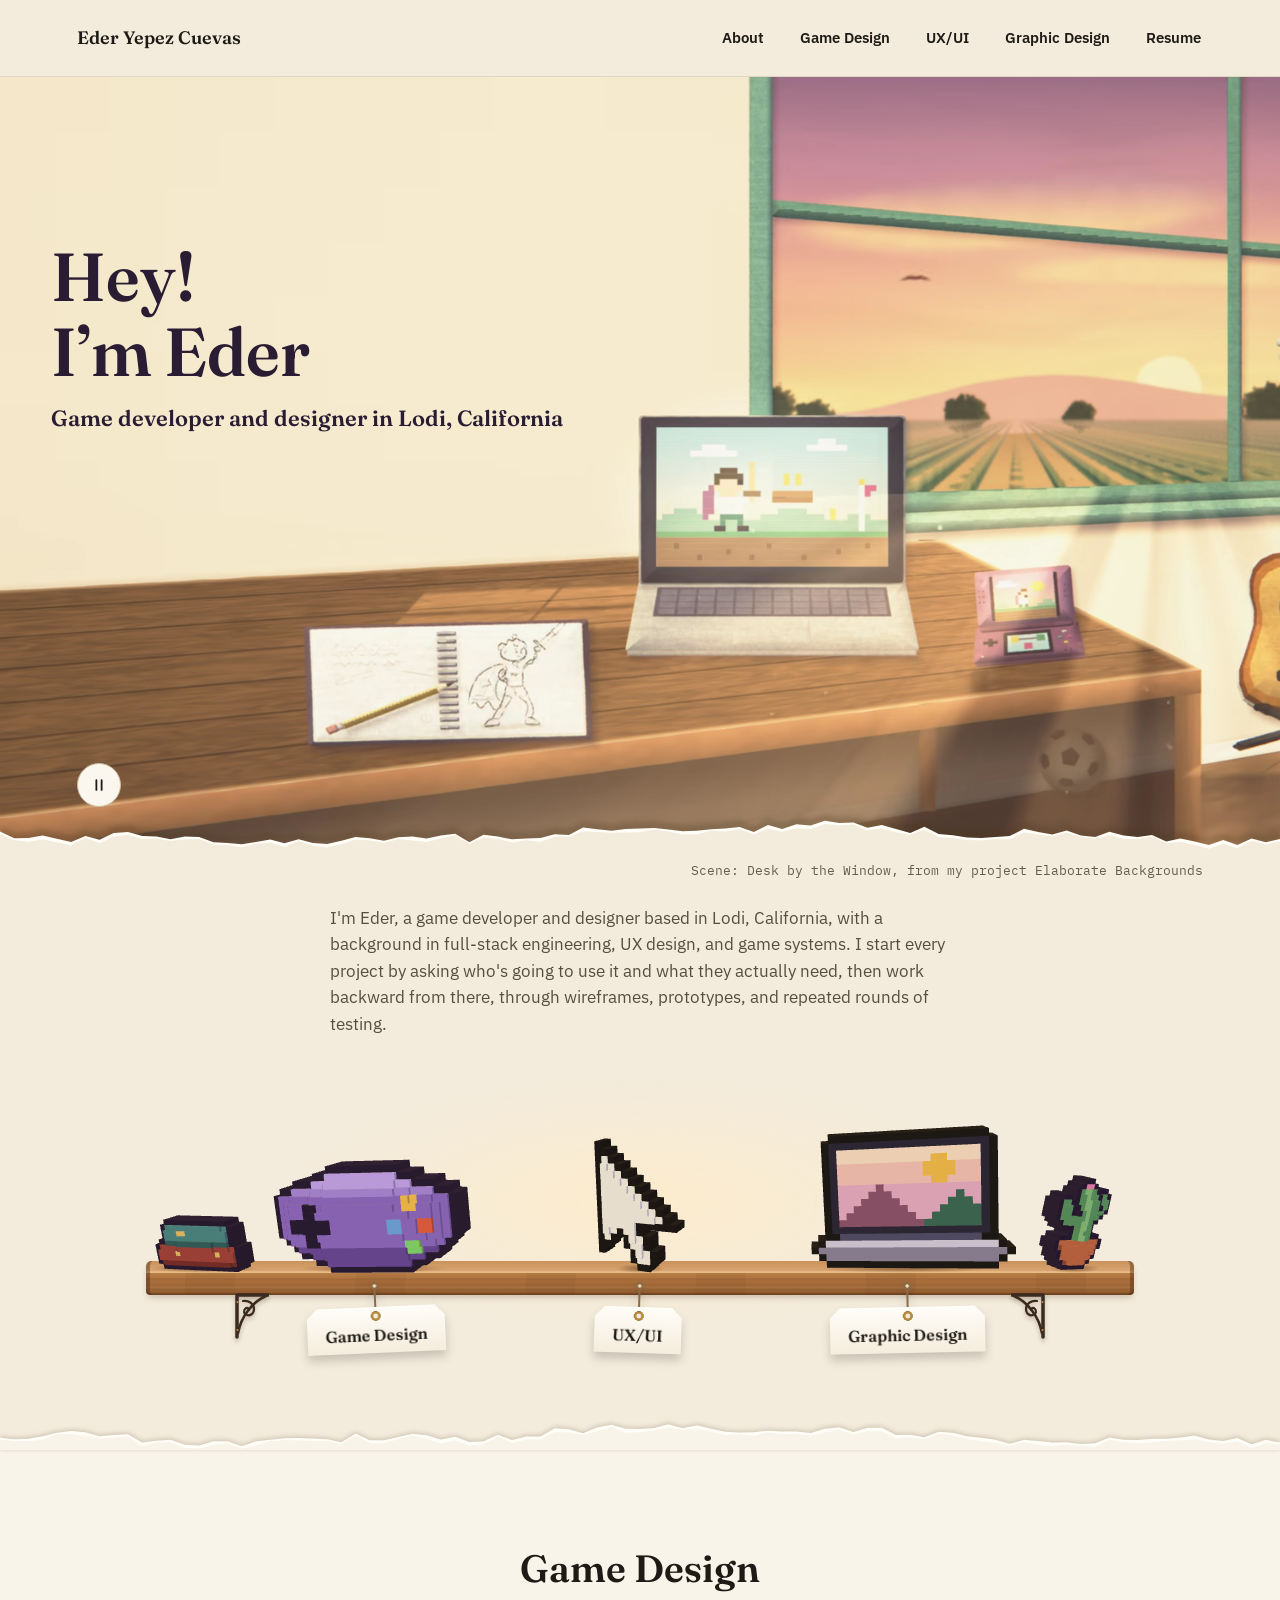
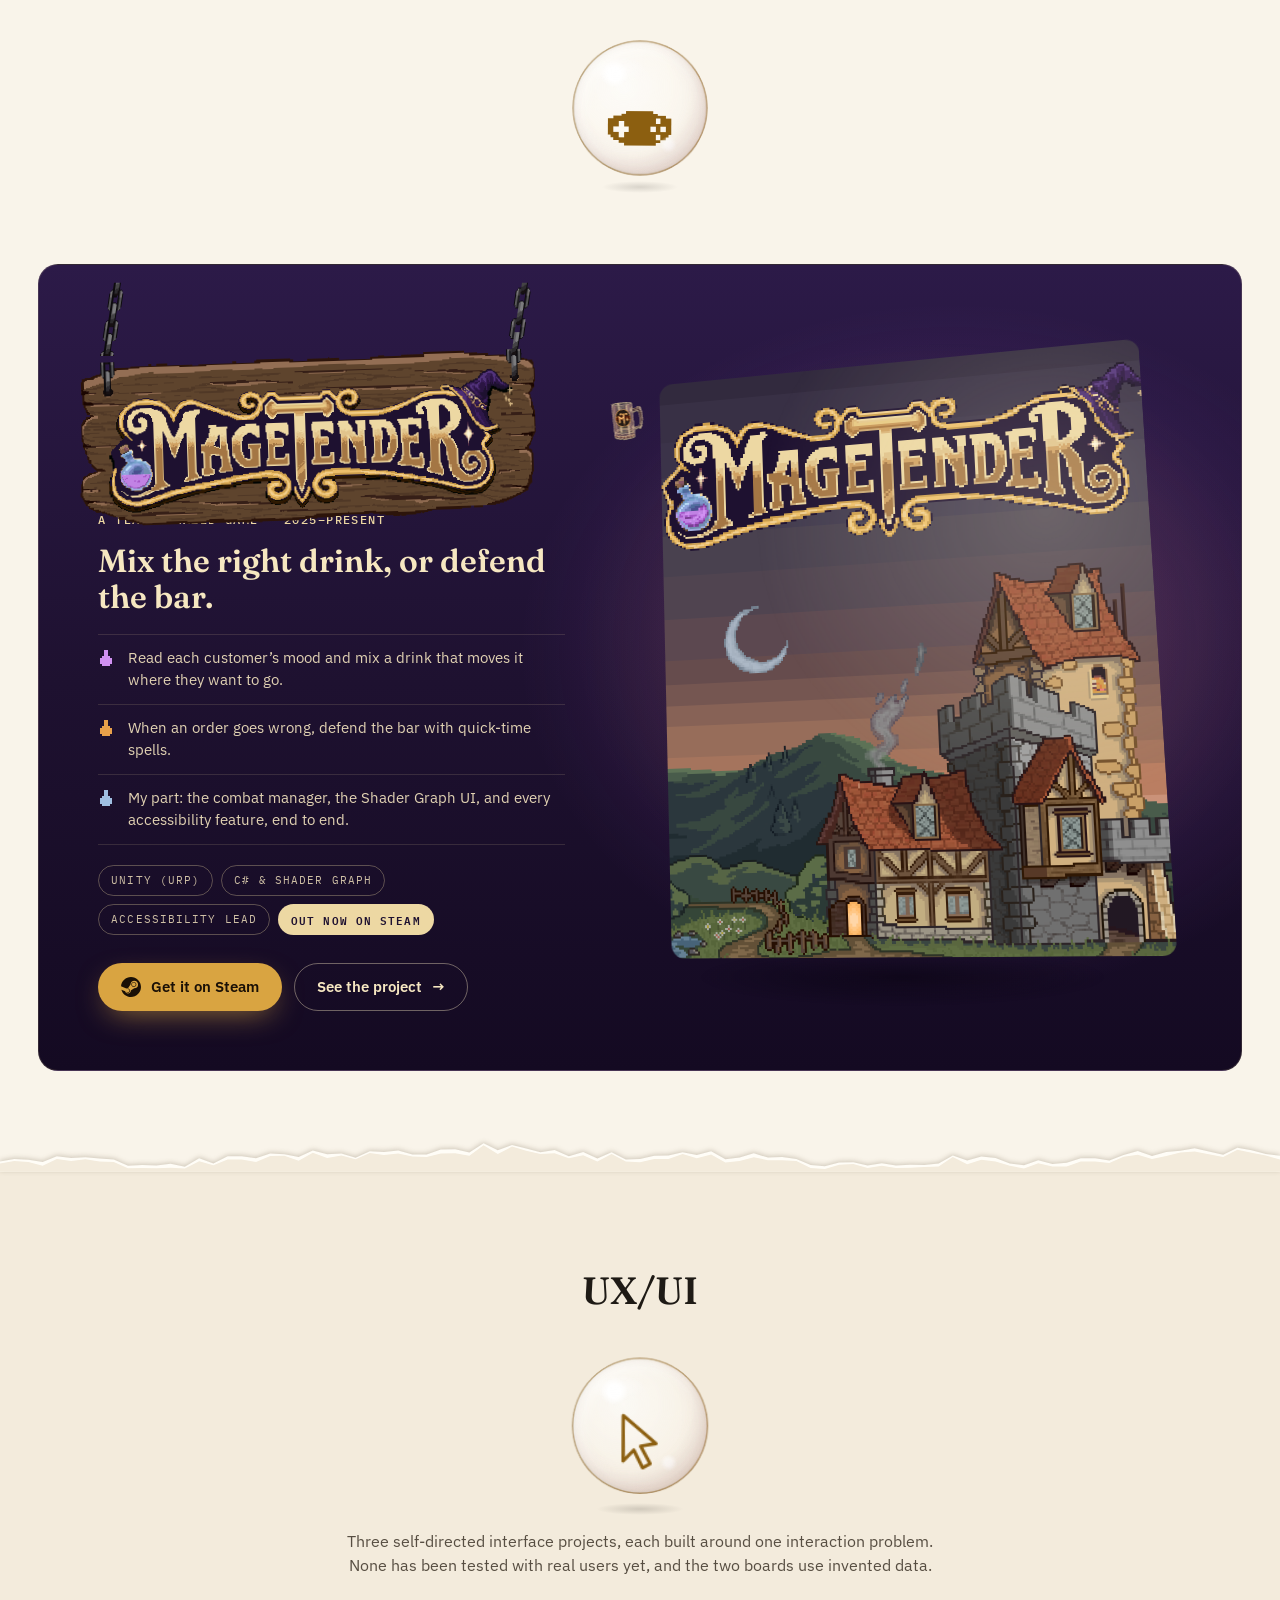
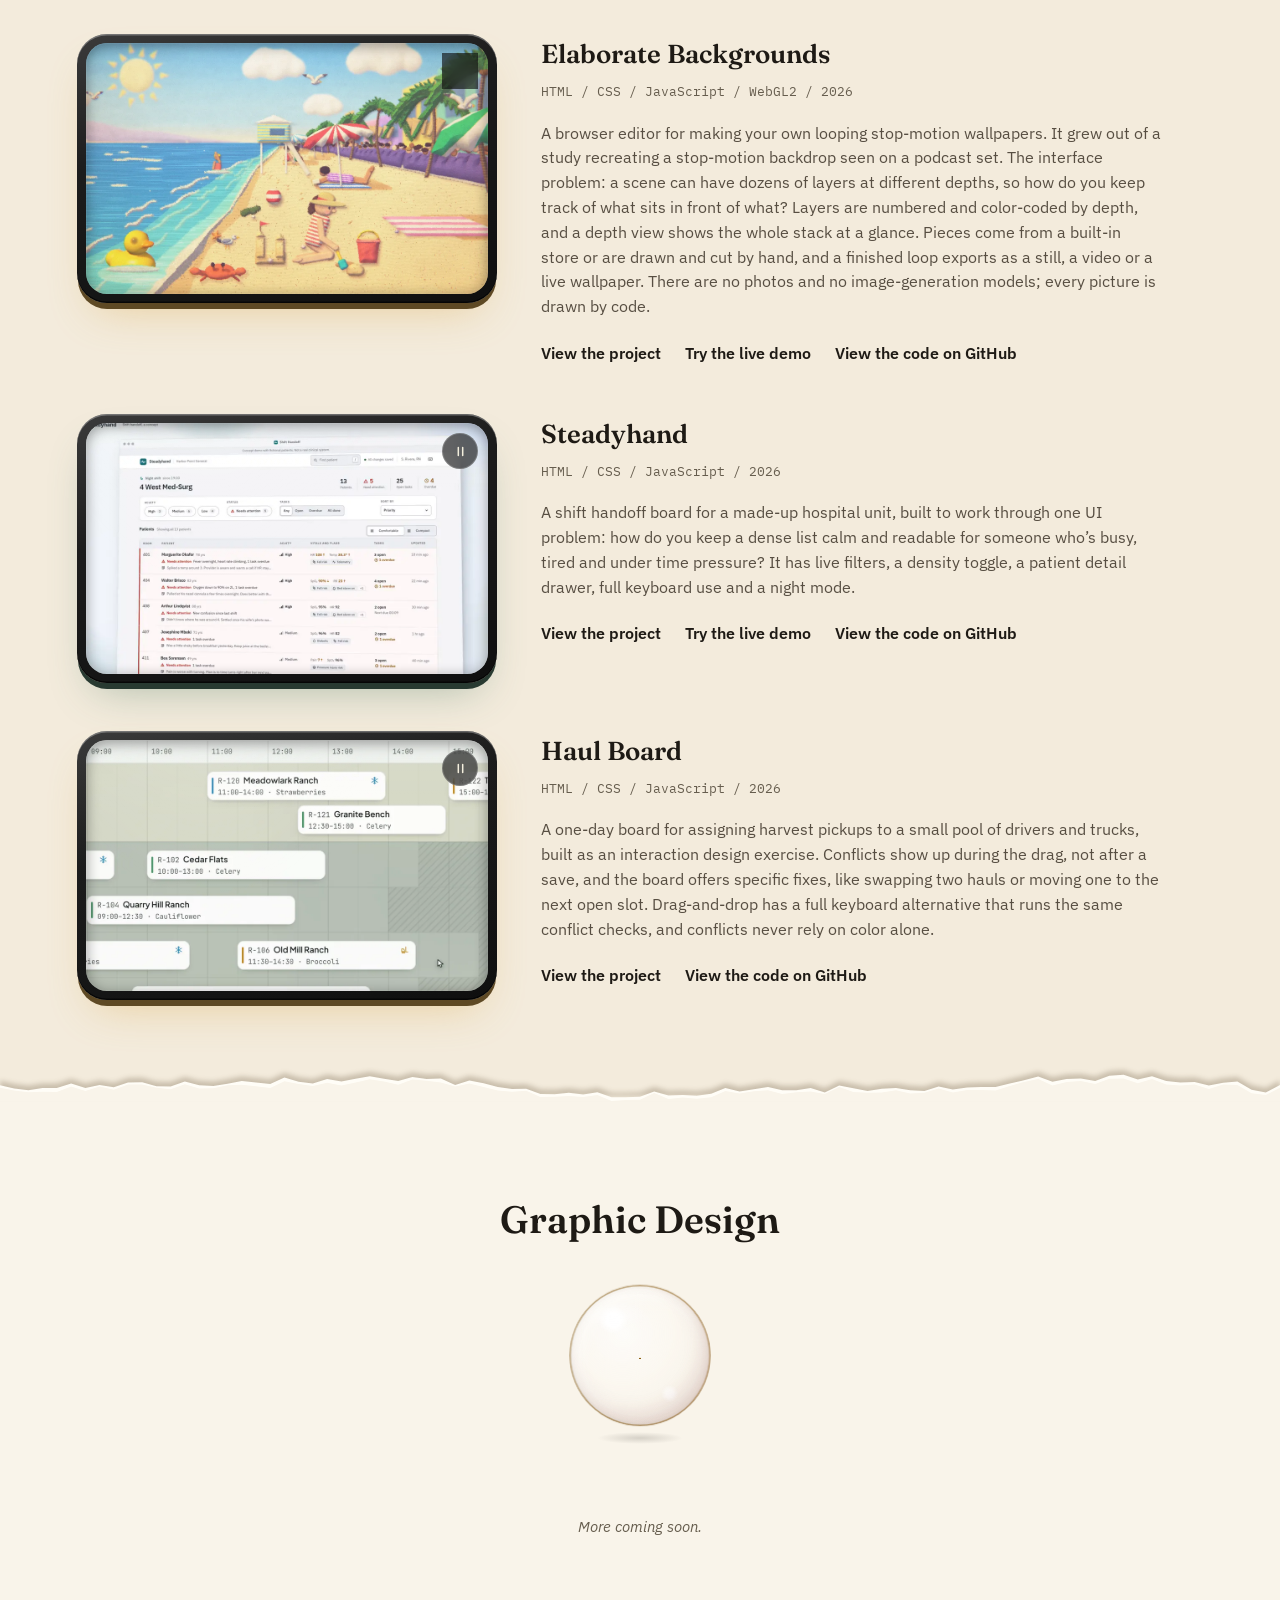
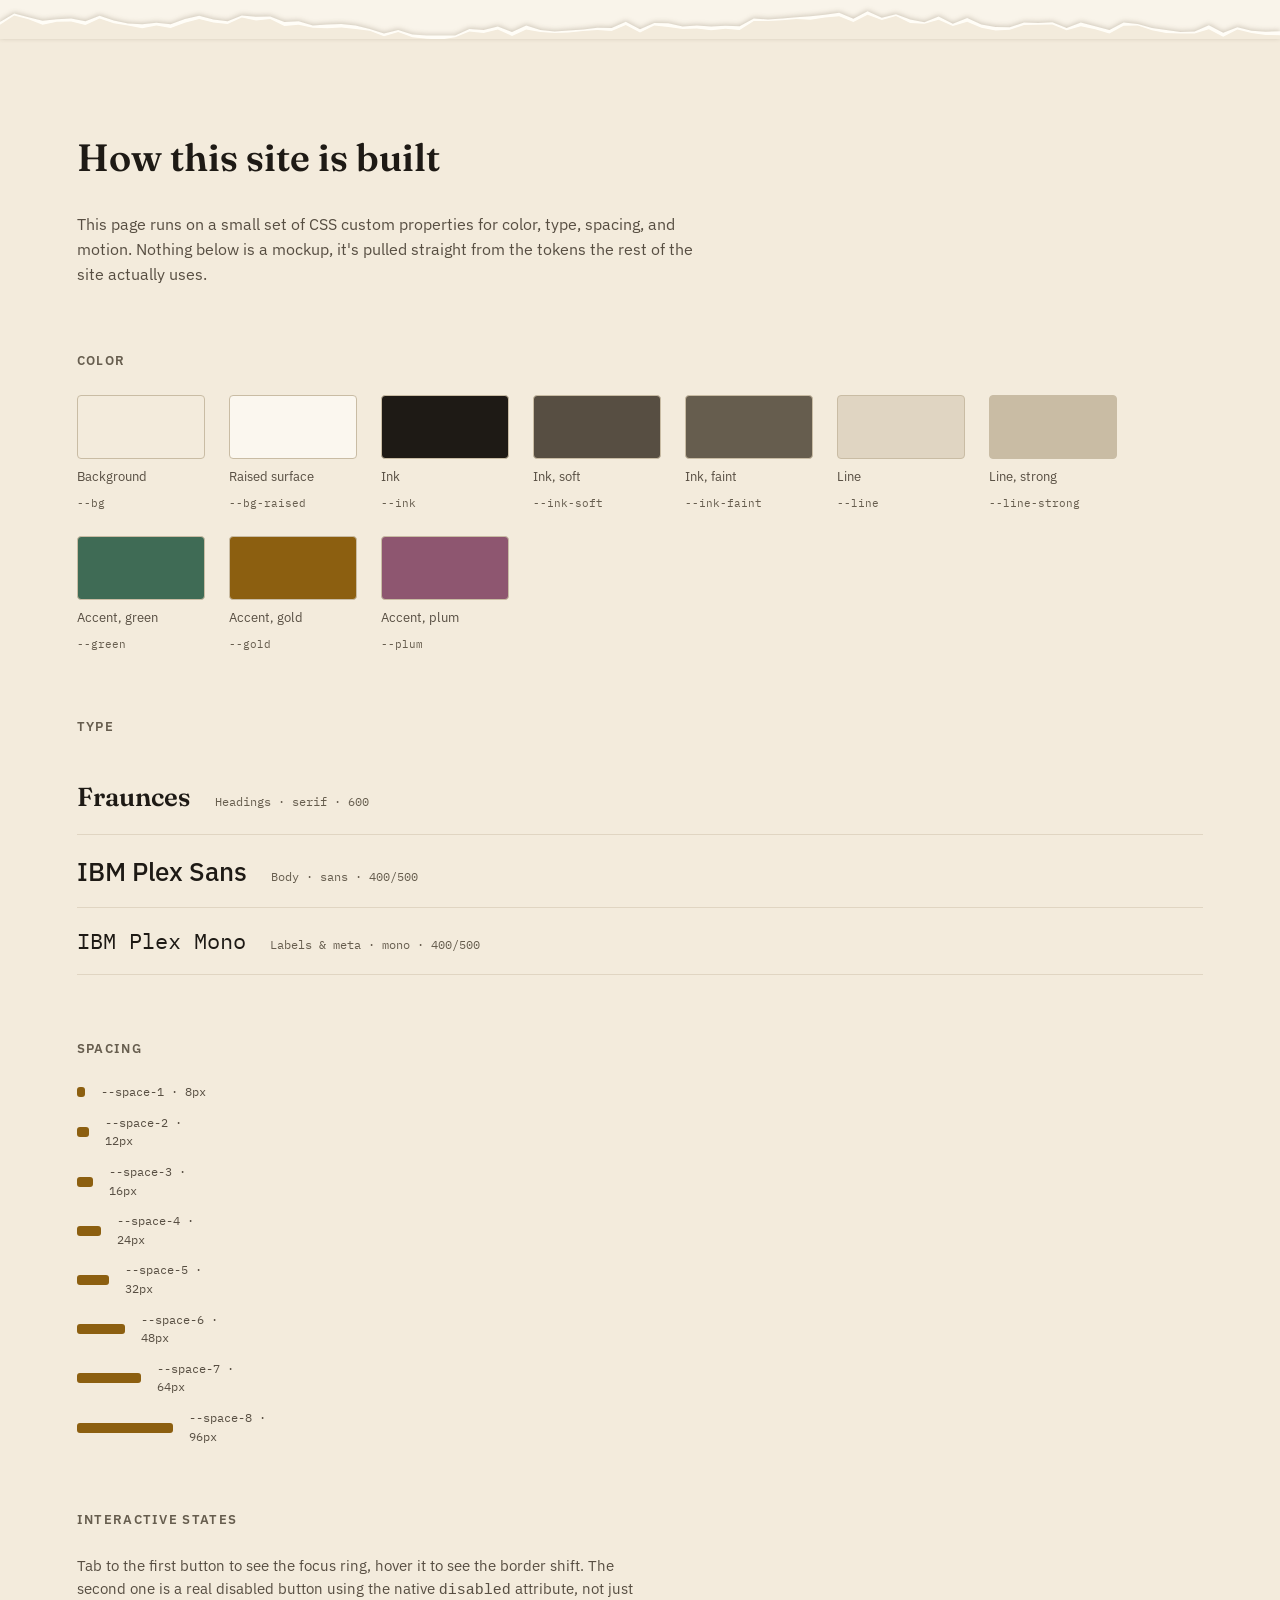
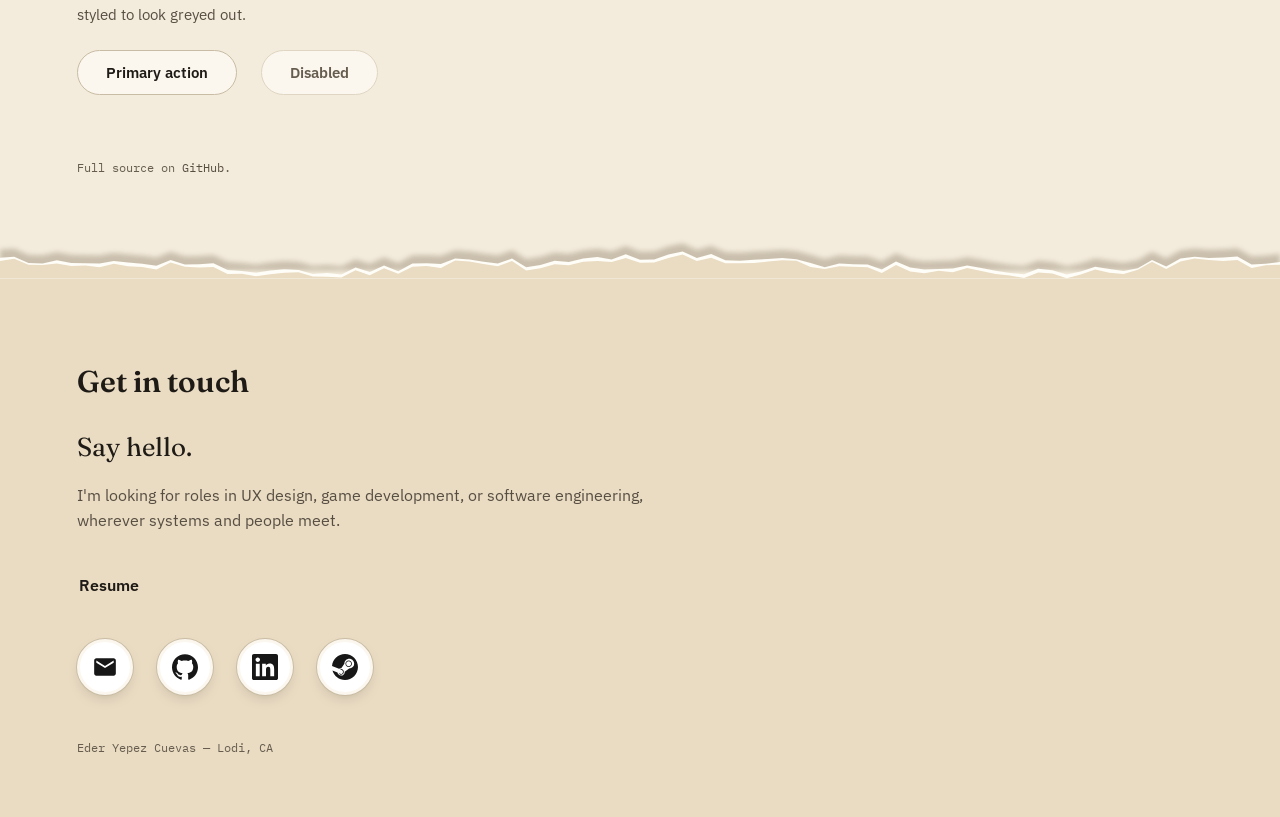
<file: index.html>
<!DOCTYPE html>
<html lang="en" class="theme-paper">
<head>
<meta charset="UTF-8">
<meta name="viewport" content="width=device-width, initial-scale=1.0">
<title>Eder Yepez Cuevas — Game &amp; UX Design, Software Engineering</title>
<meta name="description" content="Portfolio of Eder Yepez Cuevas: game development, front-end engineering, and user-centered design.">
<link rel="preconnect" href="https://fonts.googleapis.com">
<link rel="preconnect" href="https://fonts.gstatic.com" crossorigin>
<link href="https://fonts.googleapis.com/css2?family=Fraunces:ital,opsz,wght@0,9..144,500;0,9..144,600;0,9..144,700;1,9..144,500&family=IBM+Plex+Sans:wght@400;500;600&family=IBM+Plex+Mono:wght@400;500&display=swap" rel="stylesheet">
<link rel="icon" href="data:image/svg+xml,%3Csvg xmlns='http://www.w3.org/2000/svg' viewBox='0 0 32 32'%3E%3Crect width='32' height='32' rx='6' fill='%23000000'/%3E%3Ctext x='16' y='23' font-family='Georgia, serif' font-size='19' font-weight='700' fill='%23D9A441' text-anchor='middle'%3EE%3C/text%3E%3C/svg%3E">
<link rel="stylesheet" href="css/style.css">
<!-- The hero's poster: the wide scene, or the tall one on portrait screens (same query as data-tall-media below). -->
<link rel="preload" as="image" href="assets/hero/desk.webp" type="image/webp" fetchpriority="high" media="(min-aspect-ratio: 4/5)">
<link rel="preload" as="image" href="assets/hero/desk-tall.webp" type="image/webp" fetchpriority="high" media="not all and (min-aspect-ratio: 4/5)">
</head>
<body>

<a class="skip-link" href="#main-content">Skip to content</a>

<!-- Icon sprite: decorative, referenced via <use> -->
<svg xmlns="http://www.w3.org/2000/svg" style="display:none">
  <defs>
    <symbol id="icon-controller" viewBox="0 0 24 14" fill="currentColor">
      <rect x="7" y="0" width="10" height="1"/>
      <rect x="5" y="1" width="14" height="1"/>
      <rect x="2" y="2" width="20" height="1"/>
      <rect x="0" y="3" width="18" height="1"/>
      <rect x="20" y="3" width="4" height="1"/>
      <rect x="0" y="4" width="4" height="1"/>
      <rect x="6" y="4" width="12" height="1"/>
      <rect x="20" y="4" width="4" height="1"/>
      <rect x="0" y="5" width="4" height="1"/>
      <rect x="6" y="5" width="18" height="1"/>
      <rect x="0" y="6" width="2" height="2"/>
      <rect x="8" y="6" width="8" height="2"/>
      <rect x="18" y="6" width="2" height="2"/>
      <rect x="22" y="6" width="2" height="2"/>
      <rect x="0" y="8" width="4" height="1"/>
      <rect x="6" y="8" width="18" height="1"/>
      <rect x="1" y="9" width="3" height="1"/>
      <rect x="6" y="9" width="12" height="1"/>
      <rect x="20" y="9" width="3" height="1"/>
      <rect x="2" y="10" width="16" height="1"/>
      <rect x="20" y="10" width="2" height="1"/>
      <rect x="4" y="11" width="16" height="1"/>
      <rect x="6" y="12" width="12" height="1"/>
    </symbol>
    <!-- Pixel laptop: the same grid as the 3D laptop on the sections shelf (js/shelf.js). -->
    <symbol id="icon-laptop" viewBox="0 0 24 17" fill="currentColor">
      <rect x="2" y="0" width="20" height="1"/>
      <rect x="2" y="1" width="1" height="1"/>
      <rect x="21" y="1" width="1" height="1"/>
      <rect x="2" y="2" width="1" height="1"/>
      <rect x="15" y="2" width="2" height="1"/>
      <rect x="21" y="2" width="1" height="1"/>
      <rect x="2" y="3" width="1" height="1"/>
      <rect x="14" y="3" width="4" height="1"/>
      <rect x="21" y="3" width="1" height="1"/>
      <rect x="2" y="4" width="1" height="1"/>
      <rect x="14" y="4" width="4" height="1"/>
      <rect x="21" y="4" width="1" height="1"/>
      <rect x="2" y="5" width="1" height="1"/>
      <rect x="15" y="5" width="2" height="1"/>
      <rect x="21" y="5" width="1" height="1"/>
      <rect x="2" y="6" width="1" height="1"/>
      <rect x="8" y="6" width="1" height="1"/>
      <rect x="21" y="6" width="1" height="1"/>
      <rect x="2" y="7" width="1" height="1"/>
      <rect x="7" y="7" width="3" height="1"/>
      <rect x="18" y="7" width="1" height="1"/>
      <rect x="21" y="7" width="1" height="1"/>
      <rect x="2" y="8" width="1" height="1"/>
      <rect x="6" y="8" width="5" height="1"/>
      <rect x="17" y="8" width="3" height="1"/>
      <rect x="21" y="8" width="1" height="1"/>
      <rect x="2" y="9" width="1" height="1"/>
      <rect x="5" y="9" width="7" height="1"/>
      <rect x="16" y="9" width="6" height="1"/>
      <rect x="2" y="10" width="1" height="1"/>
      <rect x="4" y="10" width="9" height="1"/>
      <rect x="15" y="10" width="7" height="1"/>
      <rect x="2" y="11" width="20" height="1"/>
      <rect x="2" y="12" width="20" height="1"/>
      <rect x="3" y="13" width="18" height="1"/>
      <rect x="1" y="14" width="22" height="1"/>
      <rect x="0" y="15" width="24" height="1"/>
      <rect x="1" y="16" width="22" height="1"/>
    </symbol>
    <symbol id="icon-uxui" viewBox="0 0 48 48">
      <path d="M13 9 34 27.5 24 29 30 40.5 25 43 19.5 31.5 12.5 38.5Z" stroke-linejoin="round"/>
    </symbol>
    <symbol id="icon-github" viewBox="0 0 24 24">
      <path d="M12 .297c-6.63 0-12 5.373-12 12 0 5.303 3.438 9.8 8.205 11.385.6.113.82-.258.82-.577 0-.285-.01-1.04-.015-2.04-3.338.724-4.042-1.61-4.042-1.61-.546-1.385-1.333-1.754-1.333-1.754-1.089-.744.084-.729.084-.729 1.205.084 1.84 1.237 1.84 1.237 1.07 1.834 2.807 1.304 3.492.997.108-.775.42-1.305.763-1.605-2.665-.3-5.466-1.332-5.466-5.93 0-1.31.465-2.38 1.235-3.22-.135-.303-.54-1.523.105-3.176 0 0 1.005-.322 3.3 1.23.96-.267 1.98-.399 3-.405 1.02.006 2.04.138 3 .405 2.28-1.552 3.285-1.23 3.285-1.23.645 1.653.24 2.873.12 3.176.765.84 1.23 1.91 1.23 3.22 0 4.61-2.805 5.625-5.475 5.92.42.36.81 1.096.81 2.22 0 1.606-.015 2.896-.015 3.286 0 .315.21.69.825.57C20.565 22.092 24 17.592 24 12.297c0-6.627-5.373-12-12-12"/>
    </symbol>
    <symbol id="icon-linkedin" viewBox="0 0 24 24">
      <path d="M20.447 20.452h-3.554v-5.569c0-1.328-.027-3.037-1.852-3.037-1.853 0-2.136 1.445-2.136 2.939v5.667H9.351V9h3.414v1.561h.046c.477-.9 1.637-1.85 3.37-1.85 3.601 0 4.267 2.37 4.267 5.455v6.286zM5.337 7.433c-1.144 0-2.063-.926-2.063-2.065 0-1.138.92-2.063 2.063-2.063 1.14 0 2.064.925 2.064 2.063 0 1.139-.925 2.065-2.064 2.065zm1.782 13.019H3.555V9h3.564v11.452zM22.225 0H1.771C.792 0 0 .774 0 1.729v20.542C0 23.227.792 24 1.771 24h20.451C23.2 24 24 23.227 24 22.271V1.729C24 .774 23.2 0 22.222 0h.003z"/>
    </symbol>
    <symbol id="icon-steam" viewBox="0 0 24 24">
      <path d="M11.979 0C5.678 0 .511 4.86.022 11.037l6.432 2.658c.545-.371 1.203-.59 1.912-.59.063 0 .125.004.188.006l2.861-4.142V8.91c0-2.495 2.028-4.524 4.524-4.524 2.494 0 4.524 2.03 4.524 4.524a4.525 4.525 0 0 1-4.524 4.524h-.105l-4.076 2.911c0 .052.004.105.004.159 0 1.875-1.515 3.396-3.39 3.396-1.635 0-3.016-1.173-3.331-2.727L.436 15.27C1.862 20.307 6.486 24 11.979 24c6.627 0 12-5.373 12-12s-5.373-12-12-12M7.54 18.21l-1.473-.61c.262.543.714.999 1.314 1.25 1.297.539 2.793-.076 3.332-1.375.263-.63.264-1.319.005-1.949s-.75-1.121-1.377-1.383c-.624-.26-1.29-.249-1.878-.03l1.523.63c.956.4 1.409 1.5 1.009 2.455-.397.957-1.497 1.41-2.454 1.012M18.41 8.91c0-1.665-1.353-3.019-3.019-3.019-1.665 0-3.019 1.353-3.019 3.018 0 1.666 1.354 3.019 3.019 3.019 1.665 0 3.019-1.353 3.019-3.019m-5.32-.005c0-1.272 1.023-2.295 2.295-2.295 1.272 0 2.296 1.023 2.296 2.295 0 1.271-1.024 2.295-2.296 2.295-1.272 0-2.295-1.024-2.295-2.295"/>
    </symbol>
    <symbol id="icon-email" viewBox="0 0 24 24">
      <path d="M20 4H4c-1.1 0-1.99.9-1.99 2L2 18c0 1.1.9 2 2 2h16c1.1 0 2-.9 2-2V6c0-1.1-.9-2-2-2zm0 4-8 5-8-5V6l8 5 8-5z"/>
    </symbol>
  </defs>
</svg>

<header class="site-header">
  <a class="site-header-name" href="#top">Eder Yepez Cuevas</a>
  <nav class="site-header-nav" aria-label="Primary">
    <a class="site-header-link" href="#about"><span class="hover-frame">About</span></a>
    <a class="site-header-link" href="#game-design"><span class="hover-frame">Game<span class="nav-long"> Design</span></span></a>
    <a class="site-header-link" href="#ux-ui"><span class="hover-frame">UX/UI</span></a>
    <a class="site-header-link" href="#graphic-design"><span class="hover-frame">Graphic<span class="nav-long"> Design</span></span></a>
    <a class="site-header-link" href="assets/resume.pdf"><span class="hover-frame">Resume</span></a>
  </nav>
</header>

<main id="main-content" tabindex="-1">

  <section class="intro" id="top">
    <!-- Two cuts of the same scene: wide (1600x900) and tall for portrait screens (720x1560).
         The poster is set by the script just below, before the first paint, so a phone never
         downloads the wide one. js/app.js picks the matching video and swaps on rotation. -->
    <div class="hero" data-hero
         data-poster="assets/hero/desk.webp" data-webm="assets/hero/desk.webm" data-mp4="assets/hero/desk.mp4"
         data-tall-media="not all and (min-aspect-ratio: 4/5)"
         data-tall-poster="assets/hero/desk-tall.webp" data-tall-webm="assets/hero/desk-tall.webm" data-tall-mp4="assets/hero/desk-tall.mp4">
      <video class="hero-scene" width="1600" height="900" muted loop playsinline preload="none" aria-hidden="true"></video>
      <script>
        (function (hero) {
          var tall = matchMedia(hero.dataset.tallMedia).matches;
          hero.querySelector('video').poster = tall ? hero.dataset.tallPoster : hero.dataset.poster;
        })(document.currentScript.parentElement);
      </script>

      <div class="hero-content">
        <h1 class="intro-headline">
          <span class="intro-greeting intro-anim" style="animation-delay: 0ms;">Hey!</span>
          <!-- The portrait is off for now. To bring it back, uncomment this; the CSS still has its layout.
          <span class="intro-photo-wrap intro-anim" style="animation-delay: 100ms;">
            <img class="intro-photo" src="assets/images/profile-500.webp" alt="Portrait of Eder Yepez Cuevas" width="500" height="751">
          </span>
          -->
          <span class="intro-greeting intro-anim" style="animation-delay: 200ms;">I&rsquo;m Eder</span>
        </h1>
        <p class="hero-role intro-anim" style="animation-delay: 300ms;">Game developer and designer in Lodi, California</p>
      </div>

      <div class="hero-foot">
        <button class="hero-toggle" type="button" data-playing="false" hidden>
          <svg class="hero-icon hero-icon-pause" viewBox="0 0 24 24" aria-hidden="true"><path d="M8.5 5.5v13M15.5 5.5v13"/></svg>
          <svg class="hero-icon hero-icon-play" viewBox="0 0 24 24" aria-hidden="true"><path d="M8 5.5l11 6.5-11 6.5z"/></svg>
          <span class="visually-hidden">Play background animation</span>
        </button>
      </div>
    </div>

    <div class="intro-hero" id="about">
      <p class="hero-credit">Scene: Desk by the Window, from my project Elaborate Backgrounds</p>
      <p class="intro-bio intro-anim" style="animation-delay: 320ms;">I'm Eder, a game developer and designer based in Lodi, California, with a background in full-stack engineering, UX design, and game systems. I start every project by asking who's going to use it and what they actually need, then work backward from there, through wireframes, prototypes, and repeated rounds of testing.</p>

      <!-- The sections shelf: each tag is the link; the 3D objects standing on the plank are
           drawn by js/shelf.js (the small icons are what shows without WebGL). -->
      <nav class="shelf intro-anim" style="animation-delay: 400ms;" aria-label="Portfolio sections" data-shelf>
        <ul class="shelf-list">
          <li>
            <a class="shelf-item" href="#game-design" data-object="controller">
              <span class="shelf-spot"><svg class="shelf-still icon-pixel" aria-hidden="true"><use href="#icon-controller"></use></svg></span>
              <span class="shelf-tag"><span class="shelf-tag-paper">Game Design</span></span>
            </a>
          </li>
          <li>
            <a class="shelf-item" href="#ux-ui" data-object="cursor">
              <span class="shelf-spot"><svg class="shelf-still" aria-hidden="true"><use href="#icon-uxui"></use></svg></span>
              <span class="shelf-tag"><span class="shelf-tag-paper">UX/UI</span></span>
            </a>
          </li>
          <li>
            <a class="shelf-item" href="#graphic-design" data-object="laptop">
              <span class="shelf-spot"><svg class="shelf-still icon-pixel" aria-hidden="true"><use href="#icon-laptop"></use></svg></span>
              <span class="shelf-tag"><span class="shelf-tag-paper">Graphic Design</span></span>
            </a>
          </li>
        </ul>
        <div class="shelf-plank" aria-hidden="true"></div>
        <canvas class="shelf-canvas" aria-hidden="true"></canvas>
      </nav>
    </div>
  </section>

  <section class="category" id="game-design">
    <h2 class="category-title">Game Design</h2>

    <div class="category-icon-wrap">
      <div class="category-icon bubble" data-bubble>
        <span class="bubble-back" aria-hidden="true"></span>
        <span class="bubble-icon"><svg class="icon-pixel" aria-hidden="true"><use href="#icon-controller"></use></svg></span>
        <span class="bubble-shell" aria-hidden="true"></span>
      </div>
    </div>

    <p class="category-intro"></p>

    <!-- Magetender feature card. The sign, items and tilt are in js/magetender.js; every image is the game's own pixel art at native size (assets/magetender/). -->
    <article class="mt-card" data-mt-card>
      <div class="mt-copy">
        <h3 class="mt-title">
          <span class="visually-hidden">Magetender</span>
          <span class="mt-sign" data-mt-sign data-src="assets/magetender/sign.png" aria-hidden="true">
            <img class="mt-sign-still" src="assets/magetender/sign.png" alt="" width="576" height="296">
          </span>
        </h3>
        <p class="mt-credit">A Team TAAAZED game &middot; 2025&ndash;present</p>
        <p class="mt-oneliner">Mix the right drink, or defend the bar.</p>
        <ul class="mt-hooks">
          <li><svg class="mt-hook-icon" viewBox="0 0 8 8" aria-hidden="true"><path d="M3 0h2v1H3zM3 1h2v2h1v1h1v3H6v1H2V7H1V4h1V3h1z"/></svg>Read each customer&rsquo;s mood and mix a drink that moves it where they want to go.</li>
          <li><svg class="mt-hook-icon" viewBox="0 0 8 8" aria-hidden="true"><path d="M3 0h2v1H3zM3 1h2v2h1v1h1v3H6v1H2V7H1V4h1V3h1z"/></svg>When an order goes wrong, defend the bar with quick-time spells.</li>
          <li><svg class="mt-hook-icon" viewBox="0 0 8 8" aria-hidden="true"><path d="M3 0h2v1H3zM3 1h2v2h1v1h1v3H6v1H2V7H1V4h1V3h1z"/></svg>My part: the combat manager, the Shader Graph UI, and every accessibility feature, end to end.</li>
        </ul>
        <ul class="mt-tags" aria-label="Details">
          <li>Unity (URP)</li>
          <li>C# &amp; Shader Graph</li>
          <li>Accessibility lead</li>
          <li class="mt-tag-sun">Out now on Steam</li>
        </ul>
        <div class="mt-ctas">
          <a class="mt-btn mt-btn--steam" href="https://store.steampowered.com/app/4709570/MageTender/">
            <svg viewBox="0 0 24 24" aria-hidden="true"><use href="#icon-steam"></use></svg>Get it on Steam
          </a>
          <!-- Trailer: add the link here (href) and remove the hidden attribute. -->
          <a class="mt-btn" href="#" hidden data-mt-trailer>
            <span class="mt-play" aria-hidden="true"></span>Watch the trailer
          </a>
          <a class="mt-btn" href="magetender.html">See the project <span aria-hidden="true">&rarr;</span></a>
        </div>
      </div>
      <div class="mt-art" data-mt-art>
        <div class="mt-frame">
          <div class="mt-face">
            <img src="assets/magetender/keyart.png" alt="Magetender's title screen: the logo over a timber-framed tavern and a stone wizard tower at dusk" width="249" height="298" loading="lazy">
          </div>
        </div>
      </div>
      <!-- The 3D ingredients. Covers the whole card so a tossed item is never cut off. -->
      <canvas class="mt-items" data-mt-items aria-hidden="true"></canvas>
    </article>
  </section>

  <section class="category" id="ux-ui">
    <h2 class="category-title">UX/UI</h2>

    <div class="category-icon-wrap">
      <div class="category-icon bubble" data-bubble>
        <span class="bubble-back" aria-hidden="true"></span>
        <span class="bubble-icon"><svg aria-hidden="true"><use href="#icon-uxui"></use></svg></span>
        <span class="bubble-shell" aria-hidden="true"></span>
      </div>
    </div>

    <p class="category-intro">Three self-directed interface projects, each built around one interaction problem. None has been tested with real users yet, and the two boards use invented data.</p>

    <div class="project-list">
      <article class="project-row">
        <!-- The window runs the real scene: Beach day, exported from the editor as a live wallpaper (assets/slabs/elaborate-backgrounds.html). app.js loads it when the window comes into view. -->
        <div class="slab" data-slab data-name="Elaborate Backgrounds" data-live="assets/slabs/elaborate-backgrounds.html" style="--slab-glow: var(--gold)">
          <a class="slab-screen" href="elaborate-backgrounds.html" aria-label="View Elaborate Backgrounds project page">
            <img src="assets/slabs/elaborate-backgrounds-poster.webp" alt="" loading="lazy" width="960" height="600">
            <span class="slab-live" aria-hidden="true">Live in your browser</span>
            <span class="slab-label" aria-hidden="true">View the project</span>
          </a>
          <button class="slab-toggle" type="button" data-playing="false" hidden>
            <svg class="hero-icon hero-icon-pause" viewBox="0 0 24 24" aria-hidden="true"><path d="M8.5 5.5v13M15.5 5.5v13"/></svg>
            <svg class="hero-icon hero-icon-play" viewBox="0 0 24 24" aria-hidden="true"><path d="M8 5.5l11 6.5-11 6.5z"/></svg>
            <span class="visually-hidden">Play the Elaborate Backgrounds preview</span>
          </button>
        </div>
        <div class="project-copy">
          <h3>Elaborate Backgrounds</h3>
          <p class="project-meta">HTML / CSS / JavaScript / WebGL2 / 2026</p>
          <p>A browser editor for making your own looping stop-motion wallpapers. It grew out of a study recreating a stop-motion backdrop seen on a podcast set. The interface problem: a scene can have dozens of layers at different depths, so how do you keep track of what sits in front of what? Layers are numbered and color-coded by depth, and a depth view shows the whole stack at a glance. Pieces come from a built-in store or are drawn and cut by hand, and a finished loop exports as a still, a video or a live wallpaper. There are no photos and no image-generation models; every picture is drawn by code.</p>
          <div class="project-links">
            <a class="project-link hover-frame" href="elaborate-backgrounds.html">View the project</a>
            <a class="project-link hover-frame" href="https://ederyc.github.io/Elaborate-Backgrounds/">Try the live demo</a>
            <a class="project-link hover-frame" href="https://github.com/ederyc/Elaborate-Backgrounds">View the code on GitHub</a>
          </div>
        </div>
      </article>

      <article class="project-row">
        <div class="slab" data-slab data-name="Steadyhand" data-webm="assets/slabs/steadyhand.webm" data-mp4="assets/slabs/steadyhand.mp4" style="--slab-glow: var(--green)">
          <a class="slab-screen" href="steadyhand.html" aria-label="View Steadyhand project page">
            <video poster="assets/slabs/steadyhand-poster.webp" width="960" height="600" muted loop playsinline preload="none" aria-hidden="true"></video>            <span class="slab-label" aria-hidden="true">View the project</span>
          </a>
          <button class="slab-toggle" type="button" data-playing="false" hidden>
            <svg class="hero-icon hero-icon-pause" viewBox="0 0 24 24" aria-hidden="true"><path d="M8.5 5.5v13M15.5 5.5v13"/></svg>
            <svg class="hero-icon hero-icon-play" viewBox="0 0 24 24" aria-hidden="true"><path d="M8 5.5l11 6.5-11 6.5z"/></svg>
            <span class="visually-hidden">Play the Steadyhand preview</span>
          </button>
        </div>
        <div class="project-copy">
          <h3>Steadyhand</h3>
          <p class="project-meta">HTML / CSS / JavaScript / 2026</p>
          <p>A shift handoff board for a made-up hospital unit, built to work through one UI problem: how do you keep a dense list calm and readable for someone who&rsquo;s busy, tired and under time pressure? It has live filters, a density toggle, a patient detail drawer, full keyboard use and a night mode.</p>
          <div class="project-links">
            <a class="project-link hover-frame" href="steadyhand.html">View the project</a>
            <a class="project-link hover-frame" href="https://ederyc.github.io/Shift-Handoff-Demo/">Try the live demo</a>
            <a class="project-link hover-frame" href="https://github.com/ederyc/Shift-Handoff-Demo">View the code on GitHub</a>
          </div>
        </div>
      </article>

      <article class="project-row">
        <div class="slab" data-slab data-name="Haul Board" data-webm="assets/slabs/haul-board.webm" data-mp4="assets/slabs/haul-board.mp4" style="--slab-glow: var(--gold)">
          <a class="slab-screen" href="haul-board.html" aria-label="View Haul Board project page">
            <video poster="assets/slabs/haul-board-poster.webp" width="960" height="600" muted loop playsinline preload="none" aria-hidden="true"></video>
            <span class="slab-label" aria-hidden="true">View the project</span>
          </a>
          <button class="slab-toggle" type="button" data-playing="false" hidden>
            <svg class="hero-icon hero-icon-pause" viewBox="0 0 24 24" aria-hidden="true"><path d="M8.5 5.5v13M15.5 5.5v13"/></svg>
            <svg class="hero-icon hero-icon-play" viewBox="0 0 24 24" aria-hidden="true"><path d="M8 5.5l11 6.5-11 6.5z"/></svg>
            <span class="visually-hidden">Play the Haul Board preview</span>
          </button>
        </div>
        <div class="project-copy">
          <h3>Haul Board</h3>
          <p class="project-meta">HTML / CSS / JavaScript / 2026</p>
          <p>A one-day board for assigning harvest pickups to a small pool of drivers and trucks, built as an interaction design exercise. Conflicts show up during the drag, not after a save, and the board offers specific fixes, like swapping two hauls or moving one to the next open slot. Drag-and-drop has a full keyboard alternative that runs the same conflict checks, and conflicts never rely on color alone.</p>
          <div class="project-links">
            <a class="project-link hover-frame" href="haul-board.html">View the project</a>
            <a class="project-link hover-frame" href="https://github.com/ederyc/Dispatch-Board">View the code on GitHub</a>
          </div>
        </div>
      </article>
    </div>
  </section>

  <section class="category" id="graphic-design">
    <h2 class="category-title">Graphic Design</h2>

    <div class="category-icon-wrap">
      <div class="category-icon bubble" data-bubble>
        <span class="bubble-back" aria-hidden="true"></span>
        <span class="bubble-icon"><svg class="icon-pixel" aria-hidden="true"><use href="#icon-laptop"></use></svg></span>
        <span class="bubble-shell" aria-hidden="true"></span>
      </div>
    </div>

    <p class="category-intro"></p>

    <p class="category-empty">More coming soon.</p>
  </section>

  <section class="design-system" id="design-system">
    <h2 class="ds-title">How this site is built</h2>
    <p class="ds-lede">This page runs on a small set of CSS custom properties for color, type, spacing, and motion. Nothing below is a mockup, it's pulled straight from the tokens the rest of the site actually uses.</p>

    <div class="ds-block">
      <h3>Color</h3>
      <ul class="ds-swatches">
        <li class="ds-swatch">
          <span class="ds-swatch-color" style="background: var(--bg);"></span>
          <span class="ds-swatch-name">Background</span>
          <span class="ds-swatch-var">--bg</span>
        </li>
        <li class="ds-swatch">
          <span class="ds-swatch-color" style="background: var(--bg-raised);"></span>
          <span class="ds-swatch-name">Raised surface</span>
          <span class="ds-swatch-var">--bg-raised</span>
        </li>
        <li class="ds-swatch">
          <span class="ds-swatch-color" style="background: var(--ink);"></span>
          <span class="ds-swatch-name">Ink</span>
          <span class="ds-swatch-var">--ink</span>
        </li>
        <li class="ds-swatch">
          <span class="ds-swatch-color" style="background: var(--ink-soft);"></span>
          <span class="ds-swatch-name">Ink, soft</span>
          <span class="ds-swatch-var">--ink-soft</span>
        </li>
        <li class="ds-swatch">
          <span class="ds-swatch-color" style="background: var(--ink-faint);"></span>
          <span class="ds-swatch-name">Ink, faint</span>
          <span class="ds-swatch-var">--ink-faint</span>
        </li>
        <li class="ds-swatch">
          <span class="ds-swatch-color" style="background: var(--line);"></span>
          <span class="ds-swatch-name">Line</span>
          <span class="ds-swatch-var">--line</span>
        </li>
        <li class="ds-swatch">
          <span class="ds-swatch-color" style="background: var(--line-strong);"></span>
          <span class="ds-swatch-name">Line, strong</span>
          <span class="ds-swatch-var">--line-strong</span>
        </li>
        <li class="ds-swatch">
          <span class="ds-swatch-color" style="background: var(--green);"></span>
          <span class="ds-swatch-name">Accent, green</span>
          <span class="ds-swatch-var">--green</span>
        </li>
        <li class="ds-swatch">
          <span class="ds-swatch-color" style="background: var(--gold);"></span>
          <span class="ds-swatch-name">Accent, gold</span>
          <span class="ds-swatch-var">--gold</span>
        </li>
        <li class="ds-swatch">
          <span class="ds-swatch-color" style="background: var(--plum);"></span>
          <span class="ds-swatch-name">Accent, plum</span>
          <span class="ds-swatch-var">--plum</span>
        </li>
      </ul>
    </div>

    <div class="ds-block">
      <h3>Type</h3>
      <div class="ds-type-row">
        <span class="ds-sample ds-sample-serif">Fraunces</span>
        <span class="ds-type-meta">Headings &middot; serif &middot; 600</span>
      </div>
      <div class="ds-type-row">
        <span class="ds-sample ds-sample-sans">IBM Plex Sans</span>
        <span class="ds-type-meta">Body &middot; sans &middot; 400/500</span>
      </div>
      <div class="ds-type-row">
        <span class="ds-sample ds-sample-mono">IBM Plex Mono</span>
        <span class="ds-type-meta">Labels &amp; meta &middot; mono &middot; 400/500</span>
      </div>
    </div>

    <div class="ds-block">
      <h3>Spacing</h3>
      <ul class="ds-spacing">
        <li class="ds-spacing-row"><span class="ds-spacing-bar" style="width: var(--space-1);"></span><span class="ds-spacing-label">--space-1 &middot; 8px</span></li>
        <li class="ds-spacing-row"><span class="ds-spacing-bar" style="width: var(--space-2);"></span><span class="ds-spacing-label">--space-2 &middot; 12px</span></li>
        <li class="ds-spacing-row"><span class="ds-spacing-bar" style="width: var(--space-3);"></span><span class="ds-spacing-label">--space-3 &middot; 16px</span></li>
        <li class="ds-spacing-row"><span class="ds-spacing-bar" style="width: var(--space-4);"></span><span class="ds-spacing-label">--space-4 &middot; 24px</span></li>
        <li class="ds-spacing-row"><span class="ds-spacing-bar" style="width: var(--space-5);"></span><span class="ds-spacing-label">--space-5 &middot; 32px</span></li>
        <li class="ds-spacing-row"><span class="ds-spacing-bar" style="width: var(--space-6);"></span><span class="ds-spacing-label">--space-6 &middot; 48px</span></li>
        <li class="ds-spacing-row"><span class="ds-spacing-bar" style="width: var(--space-7);"></span><span class="ds-spacing-label">--space-7 &middot; 64px</span></li>
        <li class="ds-spacing-row"><span class="ds-spacing-bar" style="width: var(--space-8);"></span><span class="ds-spacing-label">--space-8 &middot; 96px</span></li>
      </ul>
    </div>

    <div class="ds-block">
      <h3>Interactive states</h3>
      <p class="ds-note-sm">Tab to the first button to see the focus ring, hover it to see the border shift. The second one is a real disabled button using the native <code>disabled</code> attribute, not just styled to look greyed out.</p>
      <div class="ds-states">
        <button type="button" class="ds-demo-btn">Primary action</button>
        <button type="button" class="ds-demo-btn" disabled>Disabled</button>
      </div>
    </div>

    <p class="ds-source">Full source on <a class="hover-frame" href="https://github.com/ederyc">GitHub</a>.</p>
  </section>

</main>

<footer class="site-footer" id="contact">
  <h2 class="section-label">Get in touch</h2>
  <p class="footer-lede">Say hello.</p>
  <p class="footer-text">I'm looking for roles in UX design, game development, or software engineering, wherever systems and people meet.</p>
  <ul class="footer-links">
    <li><a href="assets/resume.pdf"><span class="hover-frame">Resume</span></a></li>
  </ul>

  <ul class="social-icons">
    <li>
      <a class="social-icon social-icon-email" href="mailto:ederyepe777@gmail.com" aria-label="Email">
        <svg aria-hidden="true"><use href="#icon-email"></use></svg>
      </a>
    </li>
    <li>
      <a class="social-icon social-icon-github" href="https://github.com/ederyc" aria-label="GitHub">
        <svg aria-hidden="true"><use href="#icon-github"></use></svg>
      </a>
    </li>
    <li>
      <a class="social-icon social-icon-linkedin" href="https://linkedin.com/in/eder-yepez-cuevas-260156210" aria-label="LinkedIn">
        <svg aria-hidden="true"><use href="#icon-linkedin"></use></svg>
      </a>
    </li>
    <li>
      <a class="social-icon social-icon-steam" href="https://store.steampowered.com/app/4709570/MageTender/" aria-label="Steam">
        <svg aria-hidden="true"><use href="#icon-steam"></use></svg>
      </a>
    </li>
  </ul>
  <p class="footer-fine">Eder Yepez Cuevas — Lodi, CA</p>
</footer>

<script src="js/voxel.js" defer></script>
<script src="js/magetender.js" defer></script>
<script src="js/shelf.js" defer></script>
<script src="js/app.js"></script>
</body>
</html>
</file>
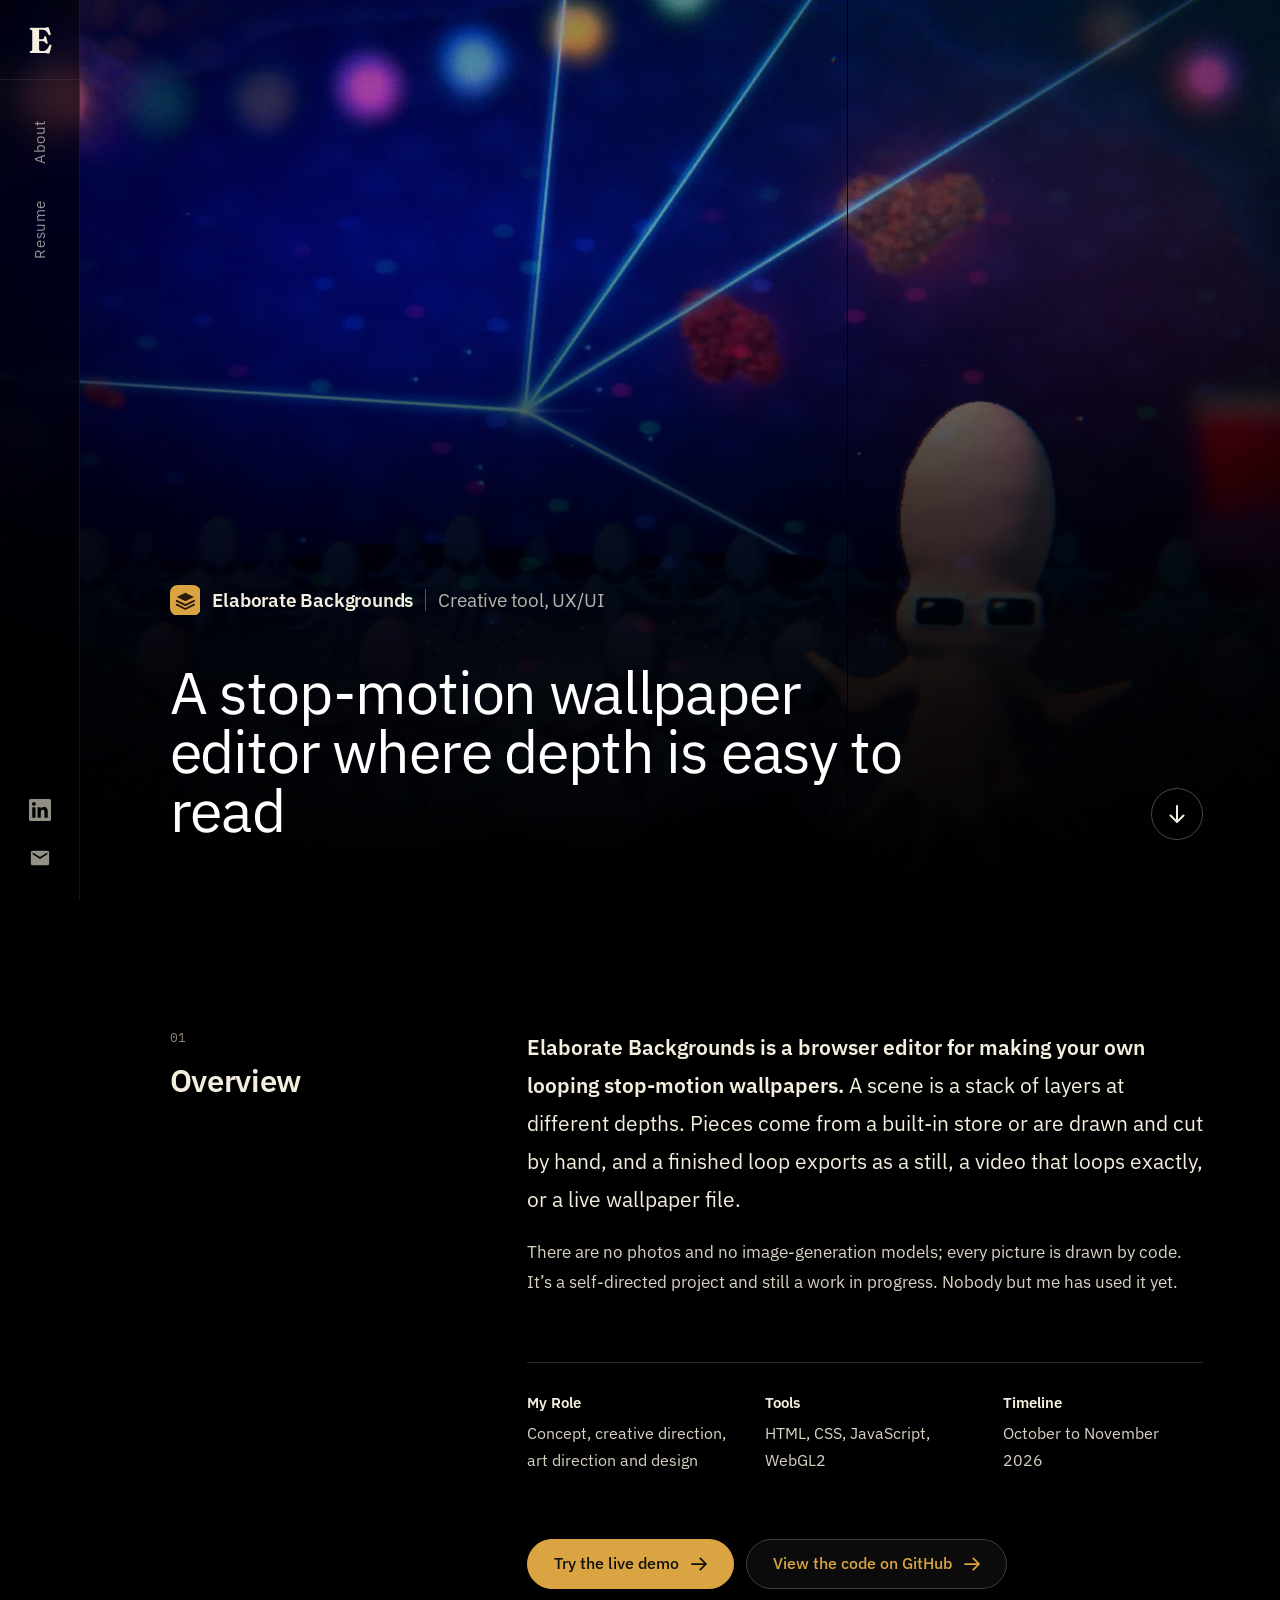
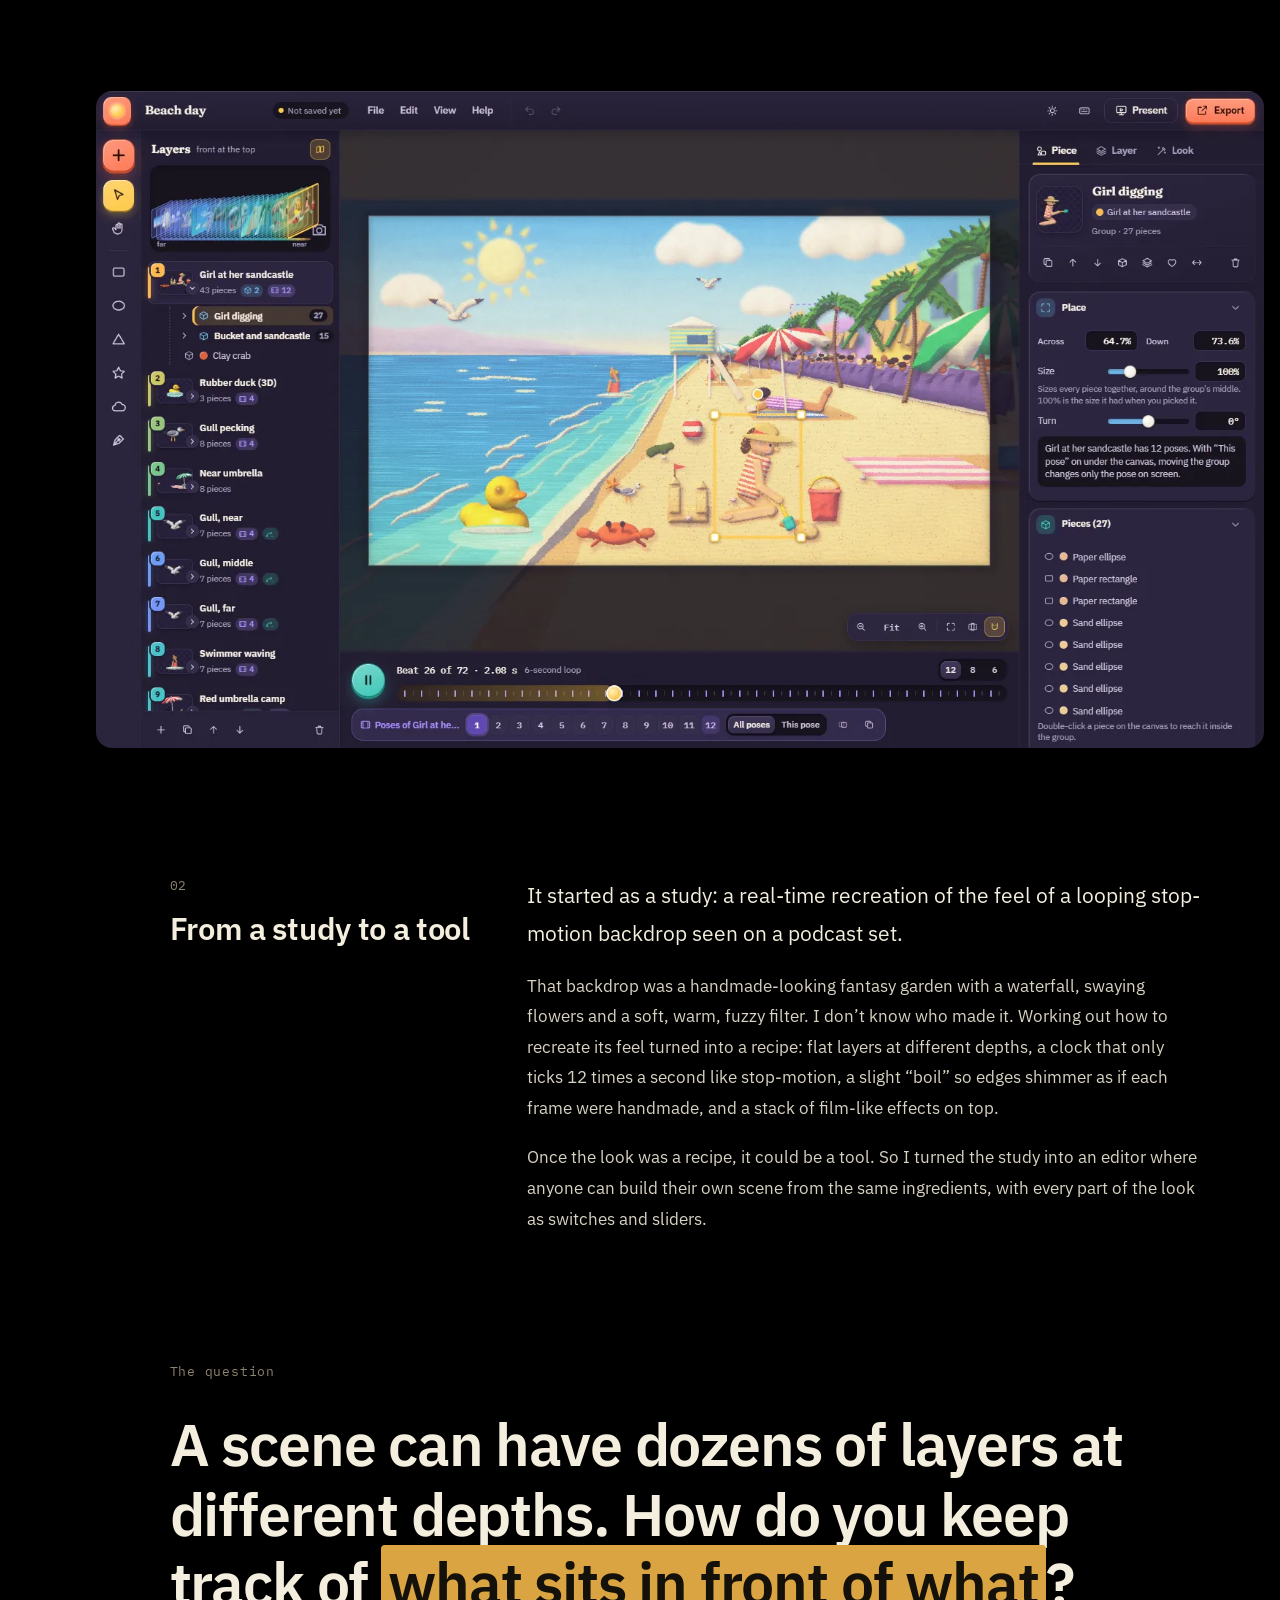
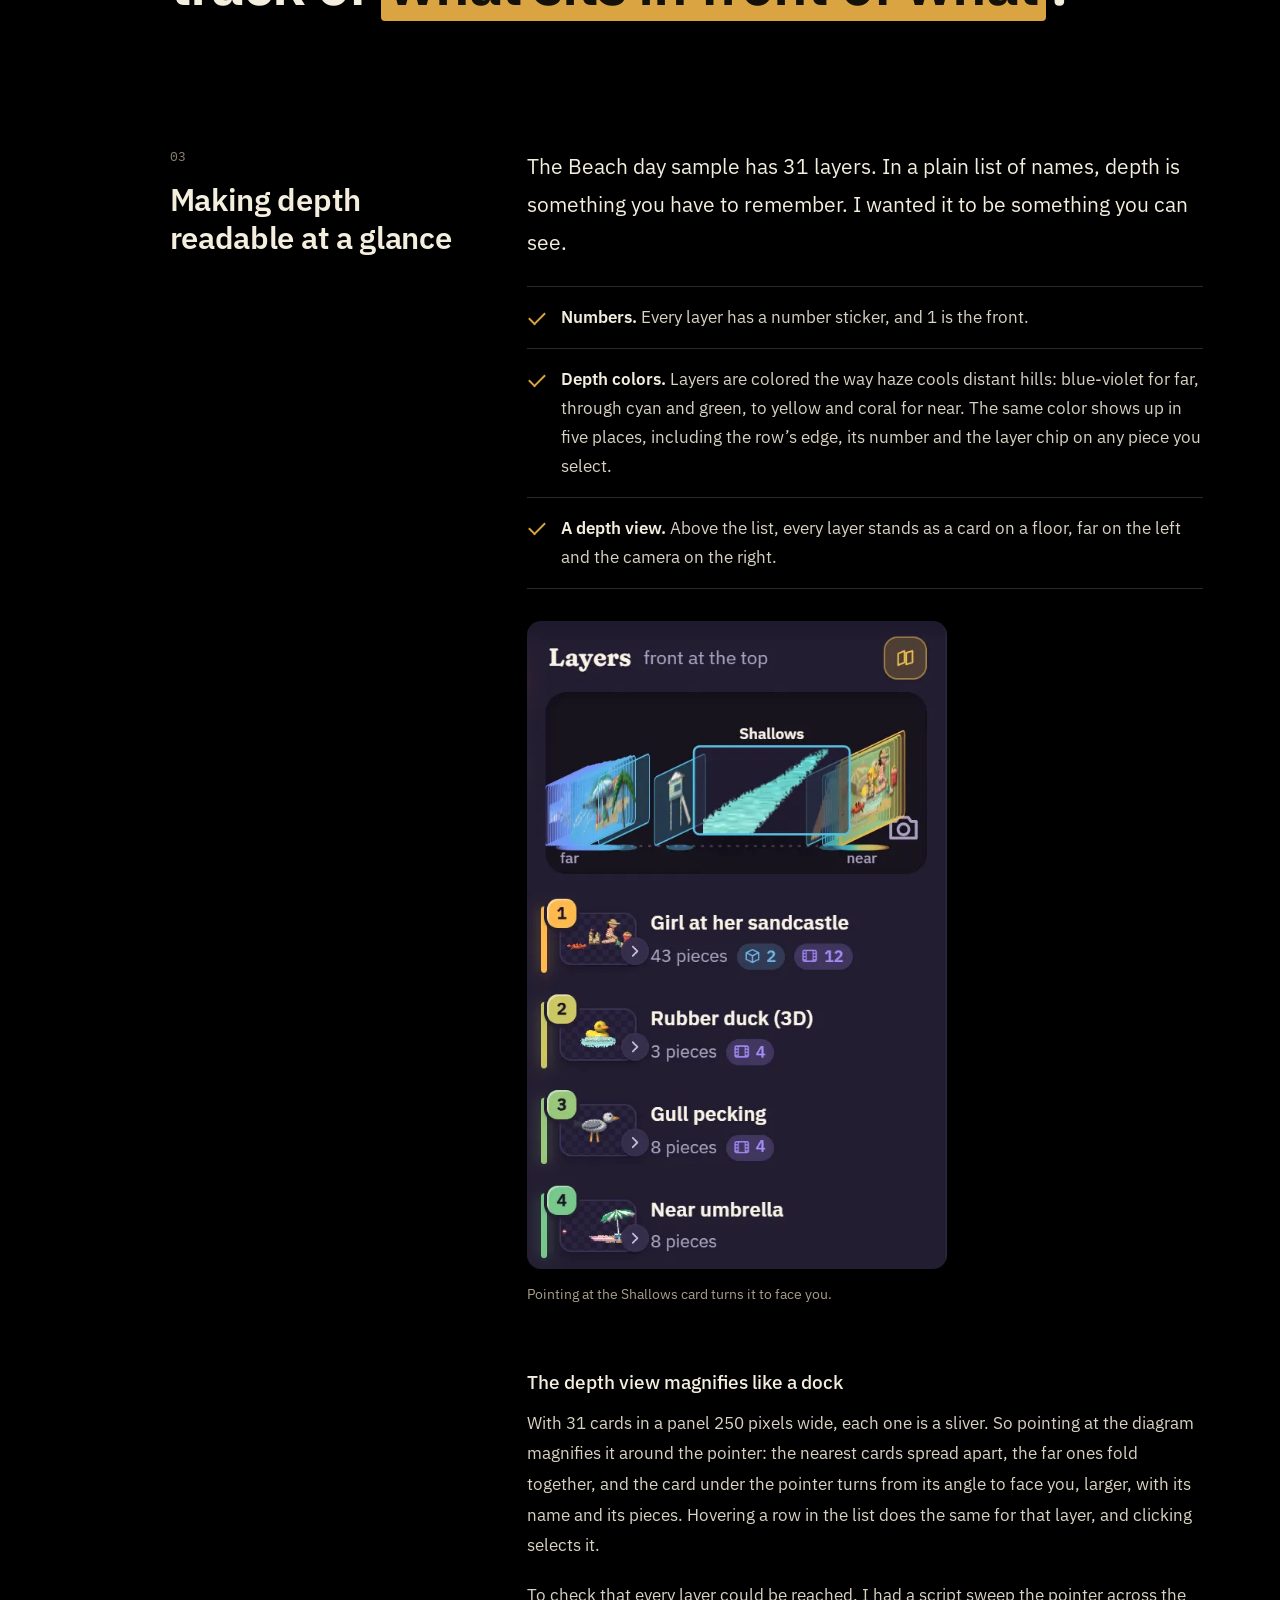
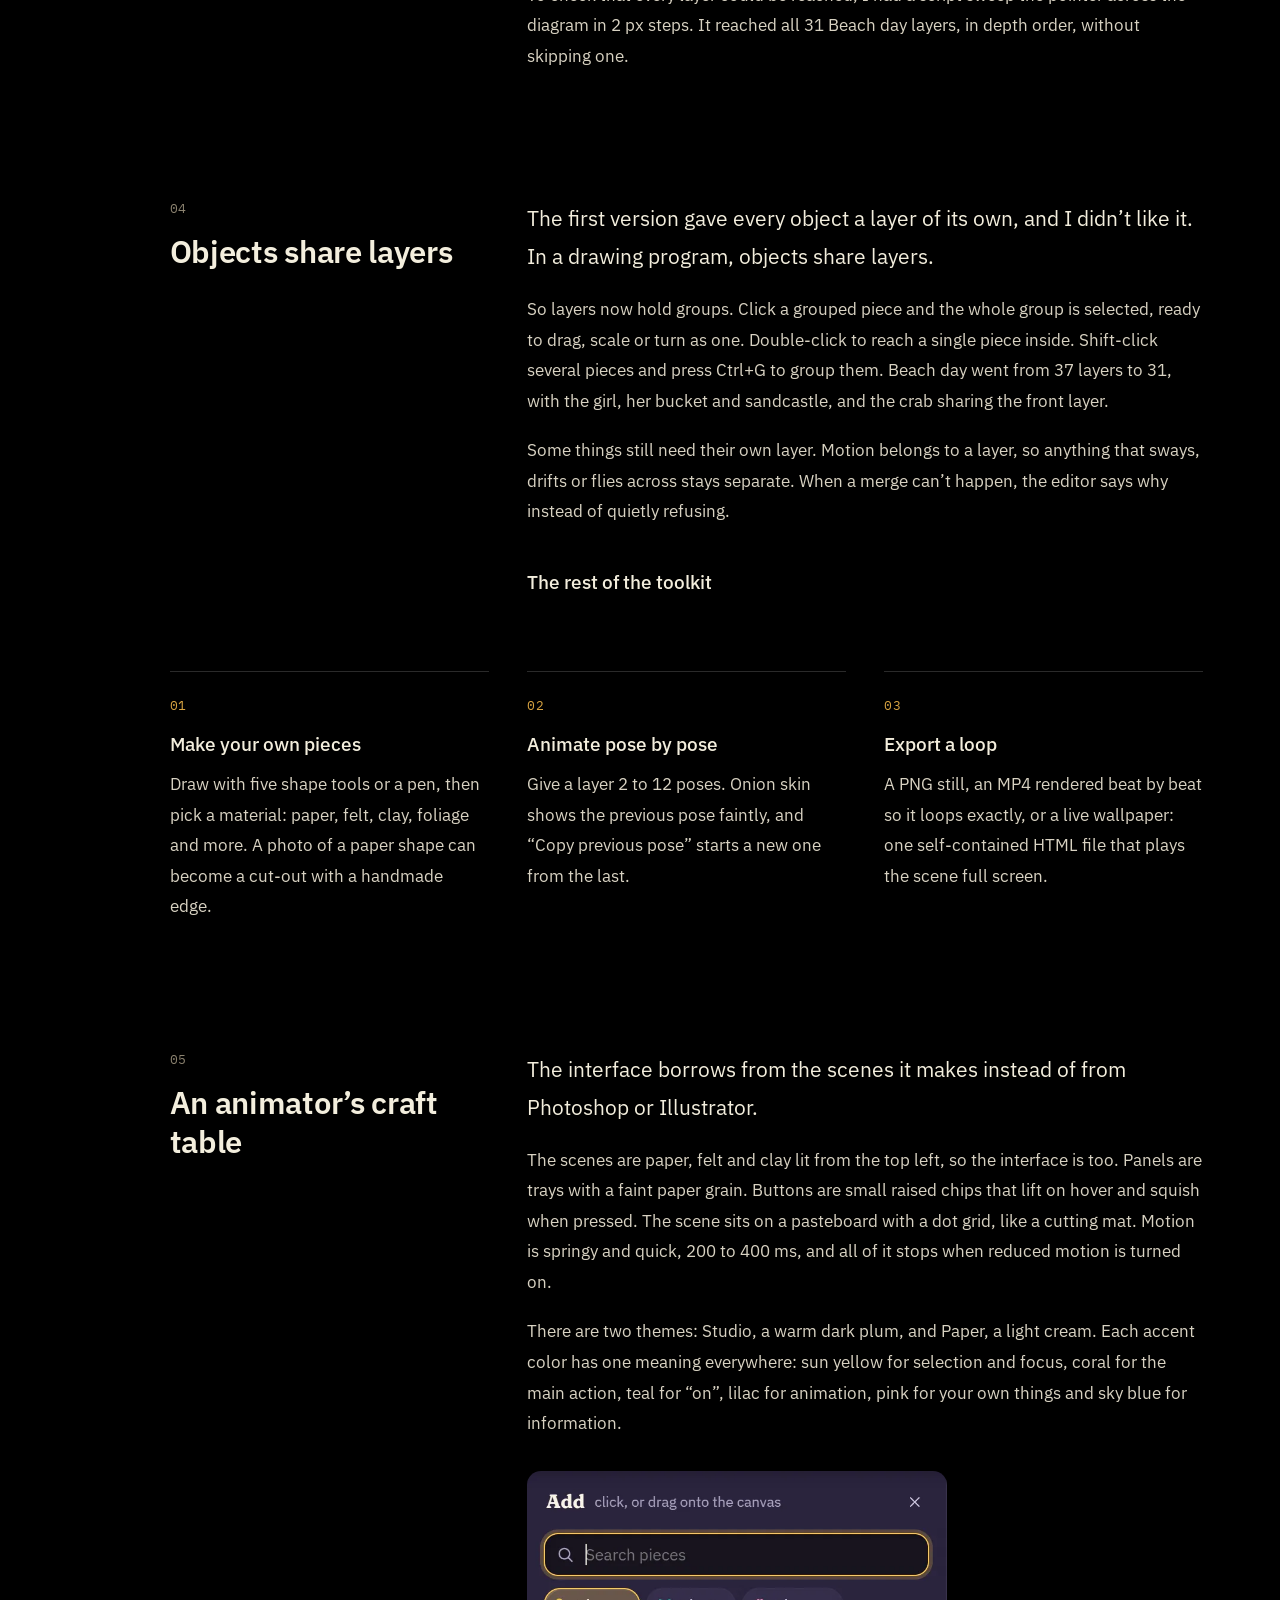
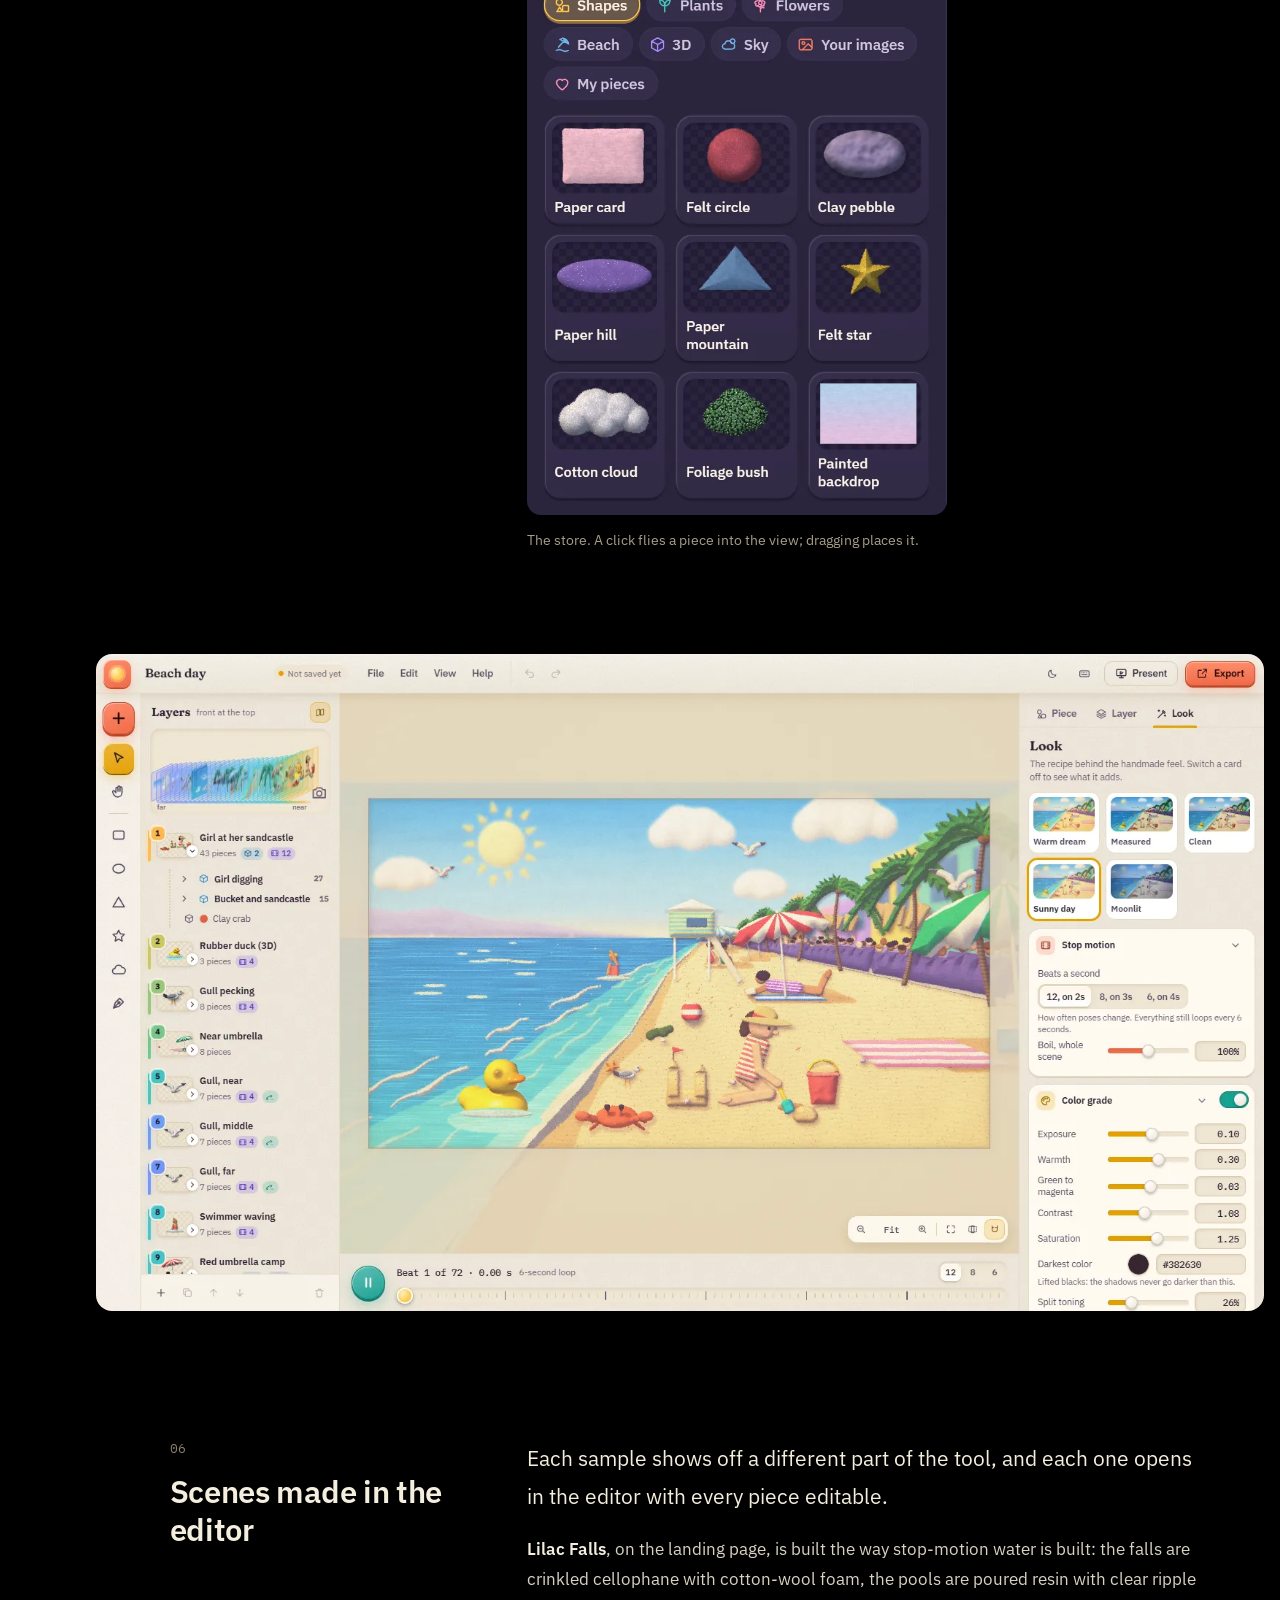
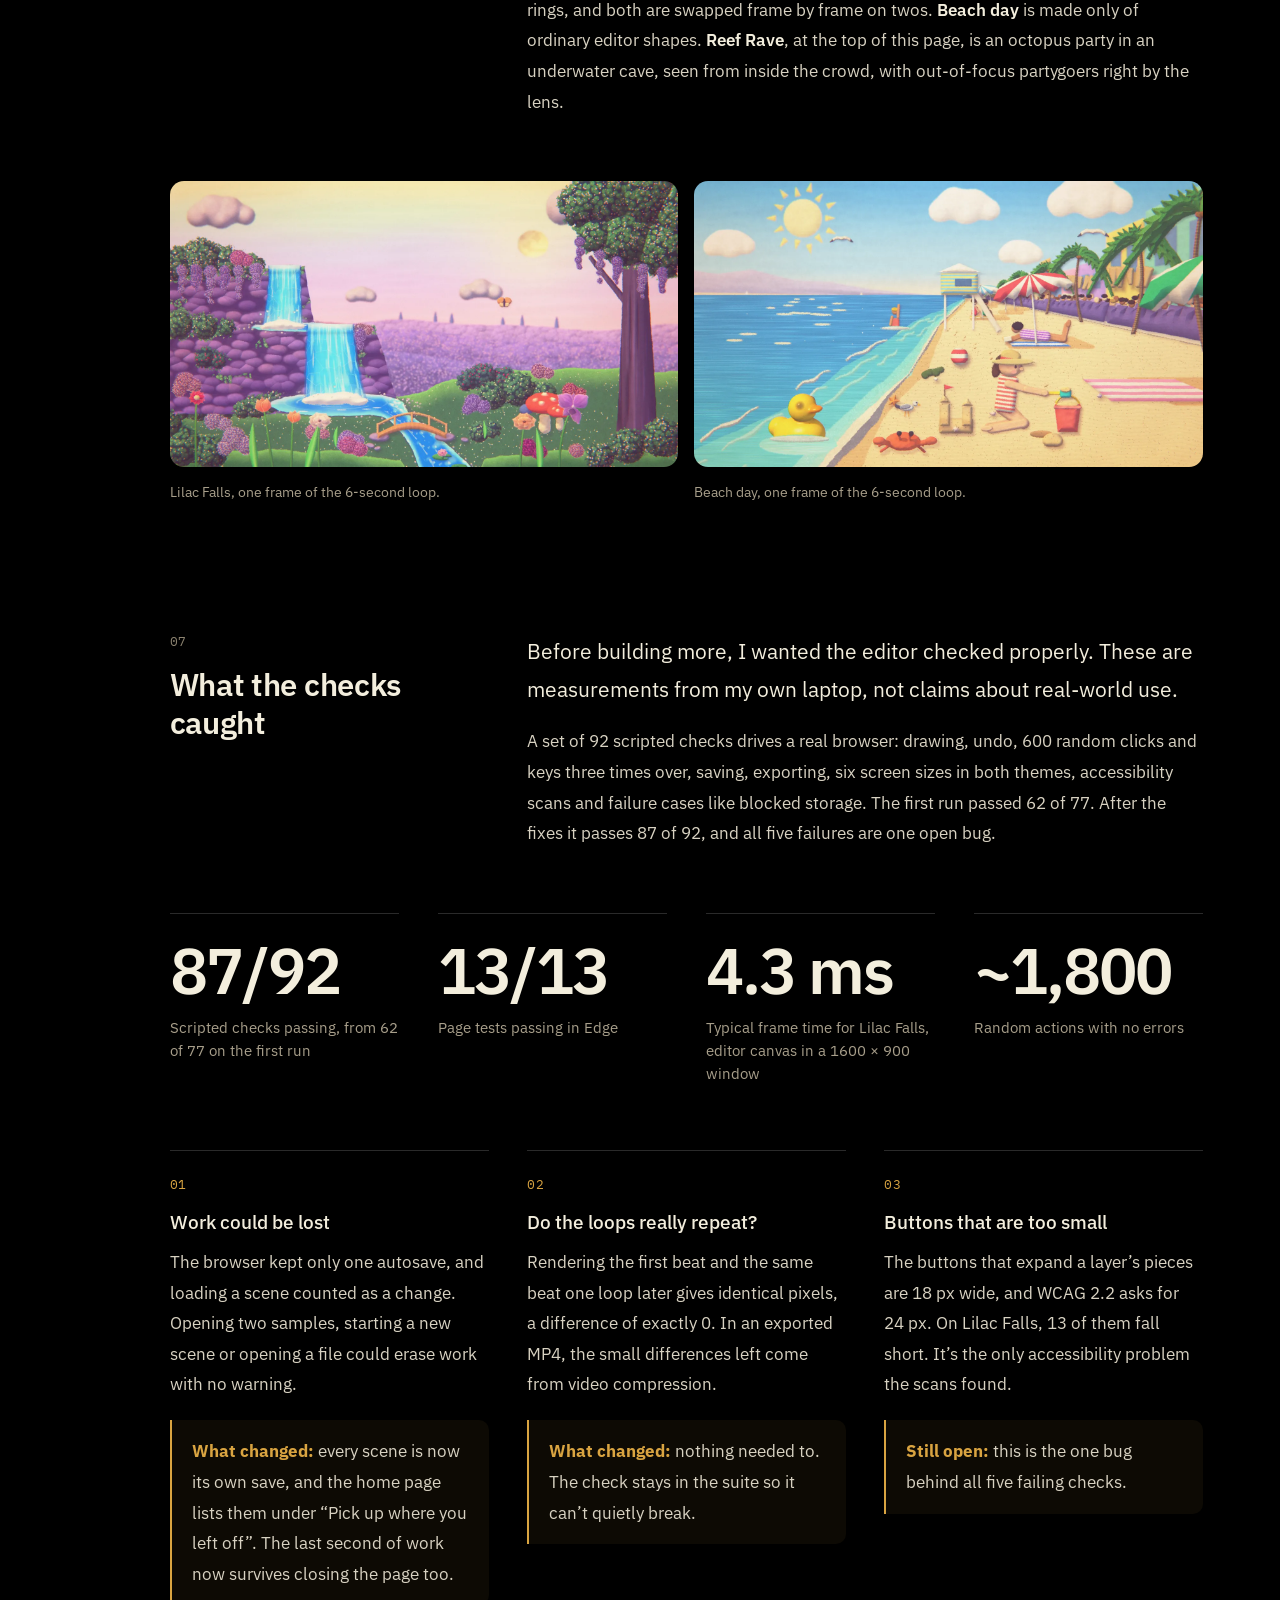
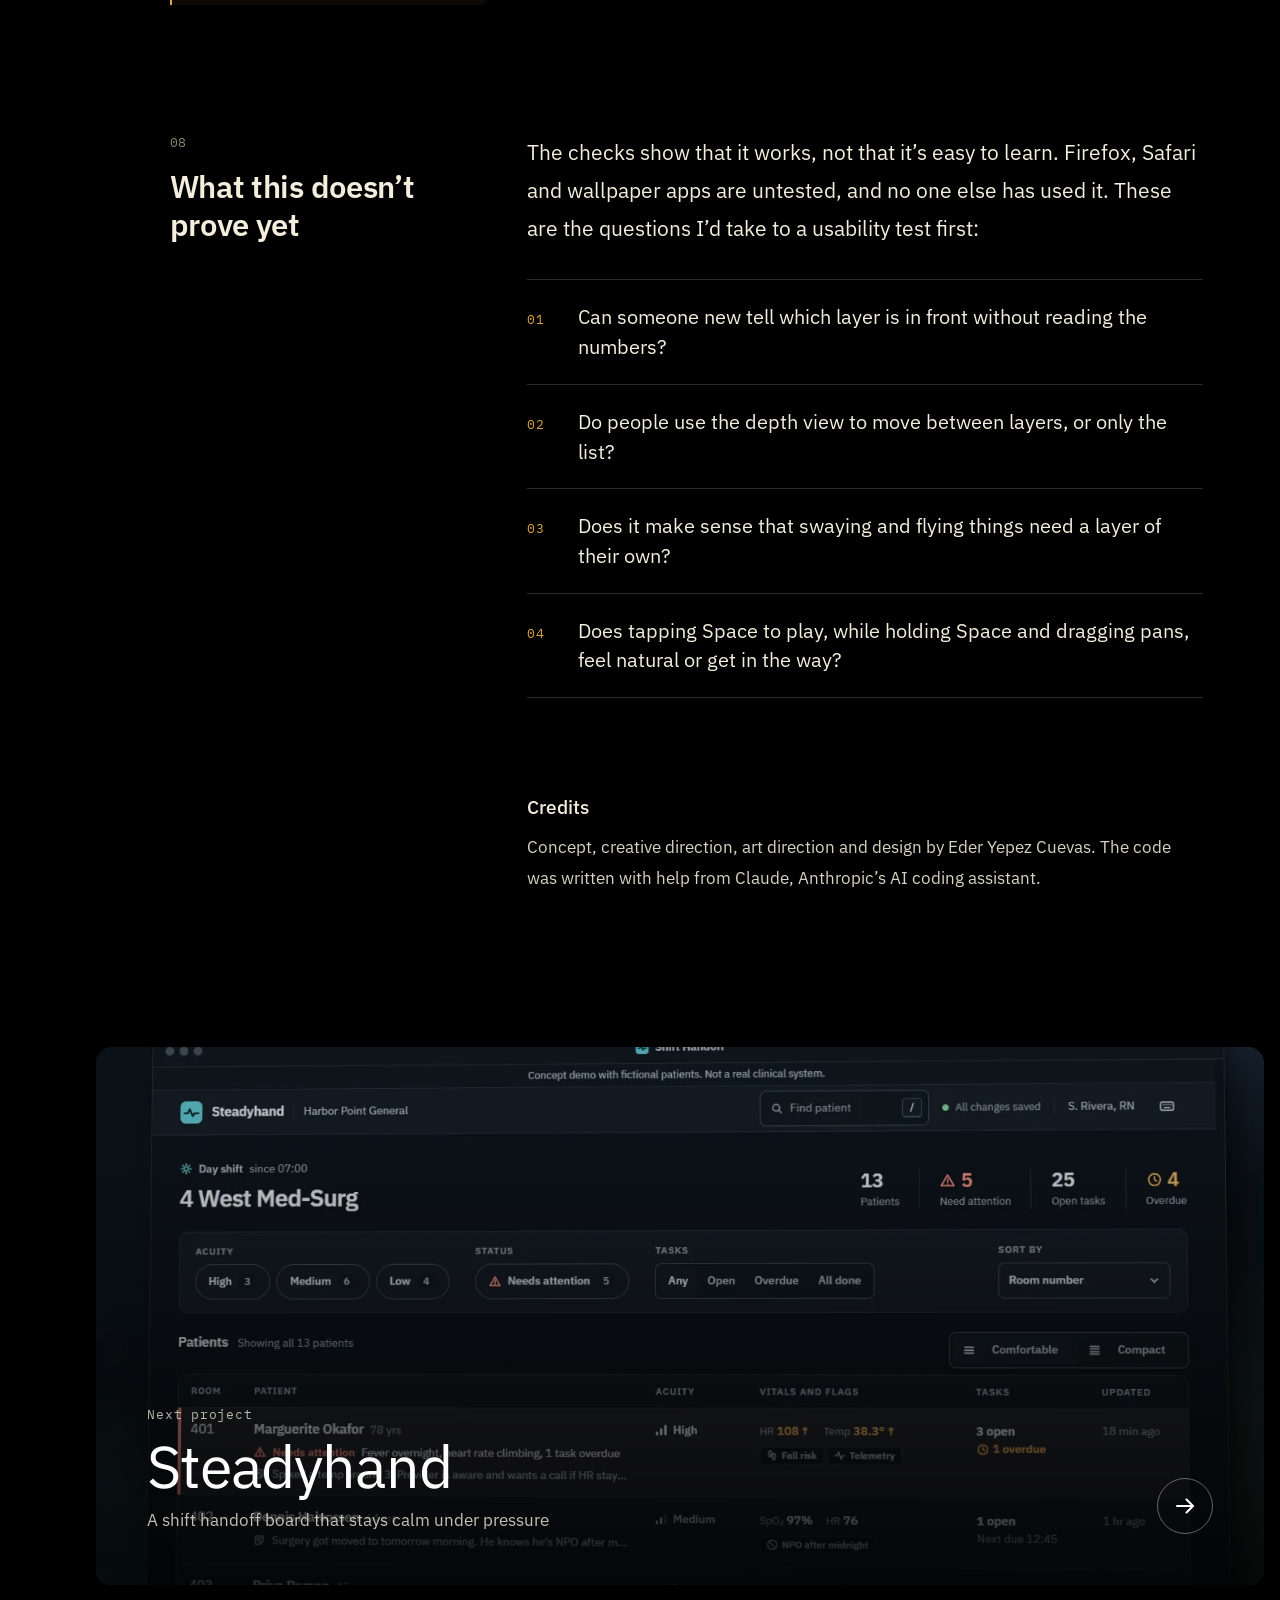
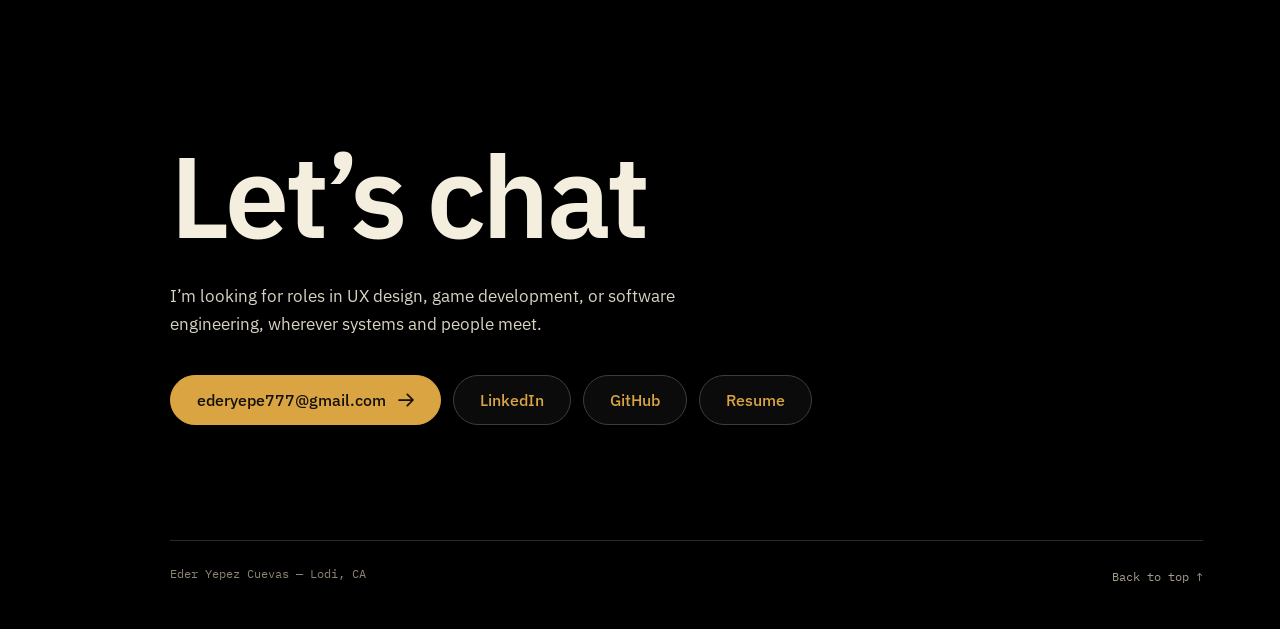
<file: elaborate-backgrounds.html>
<!DOCTYPE html>
<html lang="en" class="cs-page">
<head>
<meta charset="UTF-8">
<meta name="viewport" content="width=device-width, initial-scale=1.0">
<title>Elaborate Backgrounds — Eder Yepez Cuevas</title>
<meta name="description" content="Elaborate Backgrounds: a browser editor by Eder Yepez Cuevas for making looping stop-motion wallpapers, designed so a deep stack of layers stays easy to read.">
<script>document.documentElement.classList.add('js');</script>
<link rel="preconnect" href="https://fonts.googleapis.com">
<link rel="preconnect" href="https://fonts.gstatic.com" crossorigin>
<link href="https://fonts.googleapis.com/css2?family=Fraunces:ital,opsz,wght@0,9..144,500;0,9..144,600;0,9..144,700;1,9..144,500&family=IBM+Plex+Sans:wght@400;500;600&family=IBM+Plex+Mono:wght@400;500&display=swap" rel="stylesheet">
<link rel="icon" href="data:image/svg+xml,%3Csvg xmlns='http://www.w3.org/2000/svg' viewBox='0 0 32 32'%3E%3Crect width='32' height='32' rx='6' fill='%23000000'/%3E%3Ctext x='16' y='23' font-family='Georgia, serif' font-size='19' font-weight='700' fill='%23D9A441' text-anchor='middle'%3EE%3C/text%3E%3C/svg%3E">
<link rel="preload" as="image" href="assets/images/elaborate-backgrounds/reef-rave.webp">
<link rel="stylesheet" href="css/style.css">
<link rel="stylesheet" href="css/case-study.css">
</head>
<body>

<a class="skip-link" href="#main-content">Skip to content</a>

<!-- Icon sprite: decorative, referenced via <use> -->
<svg xmlns="http://www.w3.org/2000/svg" style="display:none">
  <defs>
    <symbol id="icon-github" viewBox="0 0 24 24">
      <path d="M12 .297c-6.63 0-12 5.373-12 12 0 5.303 3.438 9.8 8.205 11.385.6.113.82-.258.82-.577 0-.285-.01-1.04-.015-2.04-3.338.724-4.042-1.61-4.042-1.61-.546-1.385-1.333-1.754-1.333-1.754-1.089-.744.084-.729.084-.729 1.205.084 1.84 1.237 1.84 1.237 1.07 1.834 2.807 1.304 3.492.997.108-.775.42-1.305.763-1.605-2.665-.3-5.466-1.332-5.466-5.93 0-1.31.465-2.38 1.235-3.22-.135-.303-.54-1.523.105-3.176 0 0 1.005-.322 3.3 1.23.96-.267 1.98-.399 3-.405 1.02.006 2.04.138 3 .405 2.28-1.552 3.285-1.23 3.285-1.23.645 1.653.24 2.873.12 3.176.765.84 1.23 1.91 1.23 3.22 0 4.61-2.805 5.625-5.475 5.92.42.36.81 1.096.81 2.22 0 1.606-.015 2.896-.015 3.286 0 .315.21.69.825.57C20.565 22.092 24 17.592 24 12.297c0-6.627-5.373-12-12-12"/>
    </symbol>
    <symbol id="icon-linkedin" viewBox="0 0 24 24">
      <path d="M20.447 20.452h-3.554v-5.569c0-1.328-.027-3.037-1.852-3.037-1.853 0-2.136 1.445-2.136 2.939v5.667H9.351V9h3.414v1.561h.046c.477-.9 1.637-1.85 3.37-1.85 3.601 0 4.267 2.37 4.267 5.455v6.286zM5.337 7.433c-1.144 0-2.063-.926-2.063-2.065 0-1.138.92-2.063 2.063-2.063 1.14 0 2.064.925 2.064 2.063 0 1.139-.925 2.065-2.064 2.065zm1.782 13.019H3.555V9h3.564v11.452zM22.225 0H1.771C.792 0 0 .774 0 1.729v20.542C0 23.227.792 24 1.771 24h20.451C23.2 24 24 23.227 24 22.271V1.729C24 .774 23.2 0 22.222 0h.003z"/>
    </symbol>
    <symbol id="icon-email" viewBox="0 0 24 24">
      <path d="M20 4H4c-1.1 0-1.99.9-1.99 2L2 18c0 1.1.9 2 2 2h16c1.1 0 2-.9 2-2V6c0-1.1-.9-2-2-2zm0 4-8 5-8-5V6l8 5 8-5z"/>
    </symbol>
    <symbol id="icon-arrow" viewBox="0 0 18 16">
      <path d="M10.5 1.5 17 8l-6.5 6.5M16.5 8H1" fill="none" stroke="currentColor" stroke-width="2" stroke-linecap="round" stroke-linejoin="round"/>
    </symbol>
    <symbol id="icon-arrow-down" viewBox="0 0 16 18">
      <path d="M1.5 10.5 8 17l6.5-6.5M8 16.5V1" fill="none" stroke="currentColor" stroke-width="2" stroke-linecap="round" stroke-linejoin="round"/>
    </symbol>
  </defs>
</svg>

<header class="rail">
  <a class="rail-logo" href="index.html" aria-label="Eder Yepez Cuevas, home">E</a>
  <nav class="rail-nav" aria-label="Primary">
    <a class="rail-link" href="index.html#about">About</a>
    <a class="rail-link" href="assets/resume.pdf">Resume</a>
  </nav>
  <div class="rail-social">
    <a class="rail-icon" href="https://linkedin.com/in/eder-yepez-cuevas-260156210" aria-label="LinkedIn">
      <svg aria-hidden="true"><use href="#icon-linkedin"></use></svg>
    </a>
    <a class="rail-icon" href="mailto:ederyepe777@gmail.com" aria-label="Email">
      <svg aria-hidden="true"><use href="#icon-email"></use></svg>
    </a>
  </div>
</header>

<main id="main-content" tabindex="-1">

  <!-- ===== Hero ===== -->
  <section class="cs-hero" style="--hero-pos: 50% 35%">
    <figure class="cs-hero-media">
      <img src="assets/images/elaborate-backgrounds/reef-rave.webp" alt="" width="1920" height="1080" fetchpriority="high">
    </figure>
    <div class="cs-hero-text">
      <div class="cs-hero-inner">
        <p class="cs-hero-mark">
          <svg viewBox="0 0 32 32" aria-hidden="true"><rect width="32" height="32" rx="8" fill="#D9A441"/><path d="M7 12.5 16 8l9 4.5-9 4.5z" fill="#2A1A08"/><path d="M7 16.5l9 4.5 9-4.5M7 20.5l9 4.5 9-4.5" fill="none" stroke="#2A1A08" stroke-width="2" stroke-linecap="round" stroke-linejoin="round"/></svg>
          Elaborate Backgrounds
          <span class="cs-hero-mark-sep" aria-hidden="true"></span>
          <span class="cs-hero-mark-sub">Creative tool, UX/UI</span>
        </p>
        <h1 class="cs-hero-title">A stop-motion wallpaper editor where depth is easy to read</h1>
      </div>
    </div>
    <a class="cs-hero-arrow" href="#overview" aria-label="Skip to the overview">
      <span class="cs-hero-arrow-icon"><svg aria-hidden="true"><use href="#icon-arrow-down"></use></svg></span>
    </a>
  </section>

  <!-- ===== 01 Overview ===== -->
  <section class="cs-section" id="overview">
    <div class="cs-grid">
      <div class="cs-head">
        <span class="cs-index">01</span>
        <h2 class="cs-h2">Overview</h2>
      </div>
      <div class="cs-body" data-reveal="slide">
        <p class="cs-lead"><strong>Elaborate Backgrounds is a browser editor for making your own looping stop-motion wallpapers.</strong> A scene is a stack of layers at different depths. Pieces come from a built-in store or are drawn and cut by hand, and a finished loop exports as a still, a video that loops exactly, or a live wallpaper file.</p>
        <p>There are no photos and no image-generation models; every picture is drawn by code. It&rsquo;s a self-directed project and still a work in progress. Nobody but me has used it yet.</p>
      </div>
      <dl class="cs-meta">
        <div data-reveal="rise">
          <dt>My Role</dt>
          <dd>Concept, creative direction, art direction and design</dd>
        </div>
        <div data-reveal="rise">
          <dt>Tools</dt>
          <dd>HTML, CSS, JavaScript, WebGL2</dd>
        </div>
        <div data-reveal="rise">
          <dt>Timeline</dt>
          <dd>October to November 2026</dd>
        </div>
      </dl>
      <div class="cs-actions">
        <a class="cs-button cs-button--solid" href="https://ederyc.github.io/Elaborate-Backgrounds/">Try the live demo <svg aria-hidden="true"><use href="#icon-arrow"></use></svg></a>
        <a class="cs-button" href="https://github.com/ederyc/Elaborate-Backgrounds">View the code on GitHub <svg aria-hidden="true"><use href="#icon-arrow"></use></svg></a>
      </div>
    </div>
  </section>

  <div class="cs-band" data-reveal="fade">
    <img src="assets/images/elaborate-backgrounds/editor.webp" alt="The editor in its dark Studio theme with the Beach day scene open: a girl building a sandcastle on a beach, with gulls, palms, umbrellas and a rubber duck. Numbered layers and a depth view are on the left, the girl&rsquo;s group is selected on the canvas, its settings are on the right, and a strip of 12 pose buttons sits under the timeline" width="1600" height="900" loading="lazy">
  </div>

  <!-- ===== 02 Where it started ===== -->
  <section class="cs-section">
    <div class="cs-grid">
      <div class="cs-head">
        <span class="cs-index">02</span>
        <h2 class="cs-h2">From a study to a tool</h2>
      </div>
      <div class="cs-body" data-reveal="slide">
        <p class="cs-lead">It started as a study: a real-time recreation of the feel of a looping stop-motion backdrop seen on a podcast set.</p>
        <p>That backdrop was a handmade-looking fantasy garden with a waterfall, swaying flowers and a soft, warm, fuzzy filter. I don&rsquo;t know who made it. Working out how to recreate its feel turned into a recipe: flat layers at different depths, a clock that only ticks 12 times a second like stop-motion, a slight &ldquo;boil&rdquo; so edges shimmer as if each frame were handmade, and a stack of film-like effects on top.</p>
        <p>Once the look was a recipe, it could be a tool. So I turned the study into an editor where anyone can build their own scene from the same ingredients, with every part of the look as switches and sliders.</p>
      </div>
    </div>
  </section>

  <!-- ===== Statement ===== -->
  <section class="cs-section">
    <div class="cs-grid">
      <div class="cs-wide" data-reveal="slide">
        <span class="cs-statement-label">The question</span>
        <p class="cs-statement-text">A scene can have dozens of layers at different depths. How do you keep track of <span class="cs-hl">what sits in front of what</span>?</p>
      </div>
    </div>
  </section>

  <!-- ===== 03 Depth ===== -->
  <section class="cs-section">
    <div class="cs-grid">
      <div class="cs-head">
        <span class="cs-index">03</span>
        <h2 class="cs-h2">Making depth readable at a glance</h2>
      </div>
      <div class="cs-body">
        <p class="cs-lead" data-reveal="slide">The Beach day sample has 31 layers. In a plain list of names, depth is something you have to remember. I wanted it to be something you can see.</p>
        <ul class="cs-checklist">
          <li data-reveal="slide"><strong>Numbers.</strong> Every layer has a number sticker, and 1 is the front.</li>
          <li data-reveal="slide"><strong>Depth colors.</strong> Layers are colored the way haze cools distant hills: blue-violet for far, through cyan and green, to yellow and coral for near. The same color shows up in five places, including the row&rsquo;s edge, its number and the layer chip on any piece you select.</li>
          <li data-reveal="slide"><strong>A depth view.</strong> Above the list, every layer stands as a card on a floor, far on the left and the camera on the right.</li>
        </ul>
        <figure class="cs-figure cs-figure--inline" data-reveal="fade">
          <img src="assets/images/elaborate-backgrounds/depth-view.webp" alt="The Layers panel up close. In the depth view, a row of tilted cards runs from far to near, and the card for the Shallows layer has turned to face the viewer, larger, with its name above it. Below, rows 1 to 4 each have a colored number sticker, a thumbnail, a piece count and badges" width="544" height="840" loading="lazy">
          <figcaption>Pointing at the Shallows card turns it to face you.</figcaption>
        </figure>
      </div>

      <div class="cs-body" data-reveal="slide">
        <h3>The depth view magnifies like a dock</h3>
        <p>With 31 cards in a panel 250 pixels wide, each one is a sliver. So pointing at the diagram magnifies it around the pointer: the nearest cards spread apart, the far ones fold together, and the card under the pointer turns from its angle to face you, larger, with its name and its pieces. Hovering a row in the list does the same for that layer, and clicking selects it.</p>
        <p>To check that every layer could be reached, I had a script sweep the pointer across the diagram in 2 px steps. It reached all 31 Beach day layers, in depth order, without skipping one.</p>
      </div>
    </div>
  </section>

  <!-- ===== 04 Groups ===== -->
  <section class="cs-section">
    <div class="cs-grid">
      <div class="cs-head">
        <span class="cs-index">04</span>
        <h2 class="cs-h2">Objects share layers</h2>
      </div>
      <div class="cs-body" data-reveal="slide">
        <p class="cs-lead">The first version gave every object a layer of its own, and I didn&rsquo;t like it. In a drawing program, objects share layers.</p>
        <p>So layers now hold groups. Click a grouped piece and the whole group is selected, ready to drag, scale or turn as one. Double-click to reach a single piece inside. Shift-click several pieces and press Ctrl+G to group them. Beach day went from 37 layers to 31, with the girl, her bucket and sandcastle, and the crab sharing the front layer.</p>
        <p>Some things still need their own layer. Motion belongs to a layer, so anything that sways, drifts or flies across stays separate. When a merge can&rsquo;t happen, the editor says why instead of quietly refusing.</p>
        <h3>The rest of the toolkit</h3>
      </div>

      <div class="cs-cols">
        <div class="cs-col" data-reveal="rise">
          <span class="cs-col-kicker">01</span>
          <h3>Make your own pieces</h3>
          <p>Draw with five shape tools or a pen, then pick a material: paper, felt, clay, foliage and more. A photo of a paper shape can become a cut-out with a handmade edge.</p>
        </div>
        <div class="cs-col" data-reveal="rise">
          <span class="cs-col-kicker">02</span>
          <h3>Animate pose by pose</h3>
          <p>Give a layer 2 to 12 poses. Onion skin shows the previous pose faintly, and &ldquo;Copy previous pose&rdquo; starts a new one from the last.</p>
        </div>
        <div class="cs-col" data-reveal="rise">
          <span class="cs-col-kicker">03</span>
          <h3>Export a loop</h3>
          <p>A PNG still, an MP4 rendered beat by beat so it loops exactly, or a live wallpaper: one self-contained HTML file that plays the scene full screen.</p>
        </div>
      </div>
    </div>
  </section>

  <!-- ===== 05 Craft table ===== -->
  <section class="cs-section">
    <div class="cs-grid">
      <div class="cs-head">
        <span class="cs-index">05</span>
        <h2 class="cs-h2">An animator&rsquo;s craft table</h2>
      </div>
      <div class="cs-body" data-reveal="slide">
        <p class="cs-lead">The interface borrows from the scenes it makes instead of from Photoshop or Illustrator.</p>
        <p>The scenes are paper, felt and clay lit from the top left, so the interface is too. Panels are trays with a faint paper grain. Buttons are small raised chips that lift on hover and squish when pressed. The scene sits on a pasteboard with a dot grid, like a cutting mat. Motion is springy and quick, 200 to 400 ms, and all of it stops when reduced motion is turned on.</p>
        <p>There are two themes: Studio, a warm dark plum, and Paper, a light cream. Each accent color has one meaning everywhere: sun yellow for selection and focus, coral for the main action, teal for &ldquo;on&rdquo;, lilac for animation, pink for your own things and sky blue for information.</p>
        <figure class="cs-figure cs-figure--inline">
          <img src="assets/images/elaborate-backgrounds/store.webp" alt="The store drawer: a search field, group chips for Shapes, Plants, Flowers, Beach, 3D, Sky, Your images and My pieces, and a grid of rendered pieces such as a paper card, a felt circle, a clay pebble and a cotton cloud" width="704" height="1080" loading="lazy">
          <figcaption>The store. A click flies a piece into the view; dragging places it.</figcaption>
        </figure>
      </div>

    </div>
  </section>

  <div class="cs-band" data-reveal="fade">
    <img src="assets/images/elaborate-backgrounds/paper.webp" alt="The editor in its light Paper theme, with the Look tab open on the right: five look presets drawn as small renders of the scene, a Stop motion card with the beat rate and boil, and a Color grade card with its sliders" width="1600" height="900" loading="lazy">
  </div>

  <!-- ===== 06 Scenes ===== -->
  <section class="cs-section">
    <div class="cs-grid">
      <div class="cs-head">
        <span class="cs-index">06</span>
        <h2 class="cs-h2">Scenes made in the editor</h2>
      </div>
      <div class="cs-body" data-reveal="slide">
        <p class="cs-lead">Each sample shows off a different part of the tool, and each one opens in the editor with every piece editable.</p>
        <p><strong>Lilac Falls</strong>, on the landing page, is built the way stop-motion water is built: the falls are crinkled cellophane with cotton-wool foam, the pools are poured resin with clear ripple rings, and both are swapped frame by frame on twos. <strong>Beach day</strong> is made only of ordinary editor shapes. <strong>Reef Rave</strong>, at the top of this page, is an octopus party in an underwater cave, seen from inside the crowd, with out-of-focus partygoers right by the lens.</p>
      </div>

      <div class="cs-pair cs-wide">
        <figure class="cs-figure" data-reveal="fade">
          <img src="assets/images/elaborate-backgrounds/lilac-falls.webp" alt="Lilac Falls: a two-tier waterfall pours down a purple clay cliff into a pool that runs under a little wooden footbridge, with a wisteria tree, felt clouds and a paper moon in a pink sky" width="1600" height="900" loading="lazy">
          <figcaption>Lilac Falls, one frame of the 6-second loop.</figcaption>
        </figure>
        <figure class="cs-figure" data-reveal="fade">
          <img src="assets/images/elaborate-backgrounds/beach-day.webp" alt="Beach day: a girl in a sun hat scoops sand beside her sandcastle while waves roll in, with a rubber duck, a crab, a lifeguard tower, umbrellas and palms" width="1600" height="900" loading="lazy">
          <figcaption>Beach day, one frame of the 6-second loop.</figcaption>
        </figure>
      </div>
    </div>
  </section>

  <!-- ===== 07 Testing ===== -->
  <section class="cs-section">
    <div class="cs-grid">
      <div class="cs-head">
        <span class="cs-index">07</span>
        <h2 class="cs-h2">What the checks caught</h2>
      </div>
      <div class="cs-body" data-reveal="slide">
        <p class="cs-lead">Before building more, I wanted the editor checked properly. These are measurements from my own laptop, not claims about real-world use.</p>
        <p>A set of 92 scripted checks drives a real browser: drawing, undo, 600 random clicks and keys three times over, saving, exporting, six screen sizes in both themes, accessibility scans and failure cases like blocked storage. The first run passed 62 of 77. After the fixes it passes 87 of 92, and all five failures are one open bug.</p>
      </div>

      <dl class="cs-stats">
        <div class="cs-stat" data-reveal="rise">
          <dt>Scripted checks passing, from 62 of 77 on the first run</dt>
          <dd>87/92</dd>
        </div>
        <div class="cs-stat" data-reveal="rise">
          <dt>Page tests passing in Edge</dt>
          <dd>13/13</dd>
        </div>
        <div class="cs-stat" data-reveal="rise">
          <dt>Typical frame time for Lilac Falls, editor canvas in a 1600 &times; 900 window</dt>
          <dd>4.3 ms</dd>
        </div>
        <div class="cs-stat" data-reveal="rise">
          <dt>Random actions with no errors</dt>
          <dd>~1,800</dd>
        </div>
      </dl>

      <div class="cs-cols">
        <div class="cs-col" data-reveal="rise">
          <span class="cs-col-kicker">01</span>
          <h3>Work could be lost</h3>
          <p>The browser kept only one autosave, and loading a scene counted as a change. Opening two samples, starting a new scene or opening a file could erase work with no warning.</p>
          <p class="cs-change"><strong>What changed:</strong> every scene is now its own save, and the home page lists them under &ldquo;Pick up where you left off&rdquo;. The last second of work now survives closing the page too.</p>
        </div>
        <div class="cs-col" data-reveal="rise">
          <span class="cs-col-kicker">02</span>
          <h3>Do the loops really repeat?</h3>
          <p>Rendering the first beat and the same beat one loop later gives identical pixels, a difference of exactly 0. In an exported MP4, the small differences left come from video compression.</p>
          <p class="cs-change"><strong>What changed:</strong> nothing needed to. The check stays in the suite so it can&rsquo;t quietly break.</p>
        </div>
        <div class="cs-col" data-reveal="rise">
          <span class="cs-col-kicker">03</span>
          <h3>Buttons that are too small</h3>
          <p>The buttons that expand a layer&rsquo;s pieces are 18 px wide, and WCAG 2.2 asks for 24 px. On Lilac Falls, 13 of them fall short. It&rsquo;s the only accessibility problem the scans found.</p>
          <p class="cs-change"><strong>Still open:</strong> this is the one bug behind all five failing checks.</p>
        </div>
      </div>
    </div>
  </section>

  <!-- ===== 08 Not proven ===== -->
  <section class="cs-section">
    <div class="cs-grid">
      <div class="cs-head">
        <span class="cs-index">08</span>
        <h2 class="cs-h2">What this doesn&rsquo;t prove yet</h2>
      </div>
      <div class="cs-body">
        <p class="cs-lead" data-reveal="slide">The checks show that it works, not that it&rsquo;s easy to learn. Firefox, Safari and wallpaper apps are untested, and no one else has used it. These are the questions I&rsquo;d take to a usability test first:</p>
        <ol class="cs-numbered">
          <li data-reveal="slide">Can someone new tell which layer is in front without reading the numbers?</li>
          <li data-reveal="slide">Do people use the depth view to move between layers, or only the list?</li>
          <li data-reveal="slide">Does it make sense that swaying and flying things need a layer of their own?</li>
          <li data-reveal="slide">Does tapping Space to play, while holding Space and dragging pans, feel natural or get in the way?</li>
        </ol>
      </div>

      <div class="cs-body" data-reveal="slide">
        <h3>Credits</h3>
        <p>Concept, creative direction, art direction and design by Eder Yepez Cuevas. The code was written with help from Claude, Anthropic&rsquo;s AI coding assistant.</p>
      </div>
    </div>
  </section>

  <!-- ===== Next project ===== -->
  <section class="cs-next" aria-label="Next project">
    <a class="cs-next-card" href="steadyhand.html" data-reveal="fade">
      <img src="assets/images/steadyhand/night.webp" alt="" width="1440" height="900" loading="lazy">
      <span>
        <span class="cs-next-kicker">Next project</span>
        <span class="cs-next-title">Steadyhand</span>
        <span class="cs-next-sub">A shift handoff board that stays calm under pressure</span>
      </span>
      <span class="cs-next-arrow" aria-hidden="true"><svg><use href="#icon-arrow"></use></svg></span>
    </a>
  </section>

</main>

<footer class="cs-footer" id="contact">
  <div class="cs-footer-inner">
    <h2 class="cs-chat">Let&rsquo;s chat</h2>
    <p class="cs-footer-text">I&rsquo;m looking for roles in UX design, game development, or software engineering, wherever systems and people meet.</p>
    <div class="cs-actions">
      <a class="cs-button cs-button--solid" href="mailto:ederyepe777@gmail.com">ederyepe777@gmail.com <svg aria-hidden="true"><use href="#icon-arrow"></use></svg></a>
      <a class="cs-button" href="https://linkedin.com/in/eder-yepez-cuevas-260156210">LinkedIn</a>
      <a class="cs-button" href="https://github.com/ederyc">GitHub</a>
      <a class="cs-button" href="assets/resume.pdf">Resume</a>
    </div>
    <div class="cs-footer-fine">
      <span>Eder Yepez Cuevas — Lodi, CA</span>
      <a href="#main-content">Back to top &uarr;</a>
    </div>
  </div>
</footer>

<script src="js/project.js"></script>
</body>
</html>
</file>
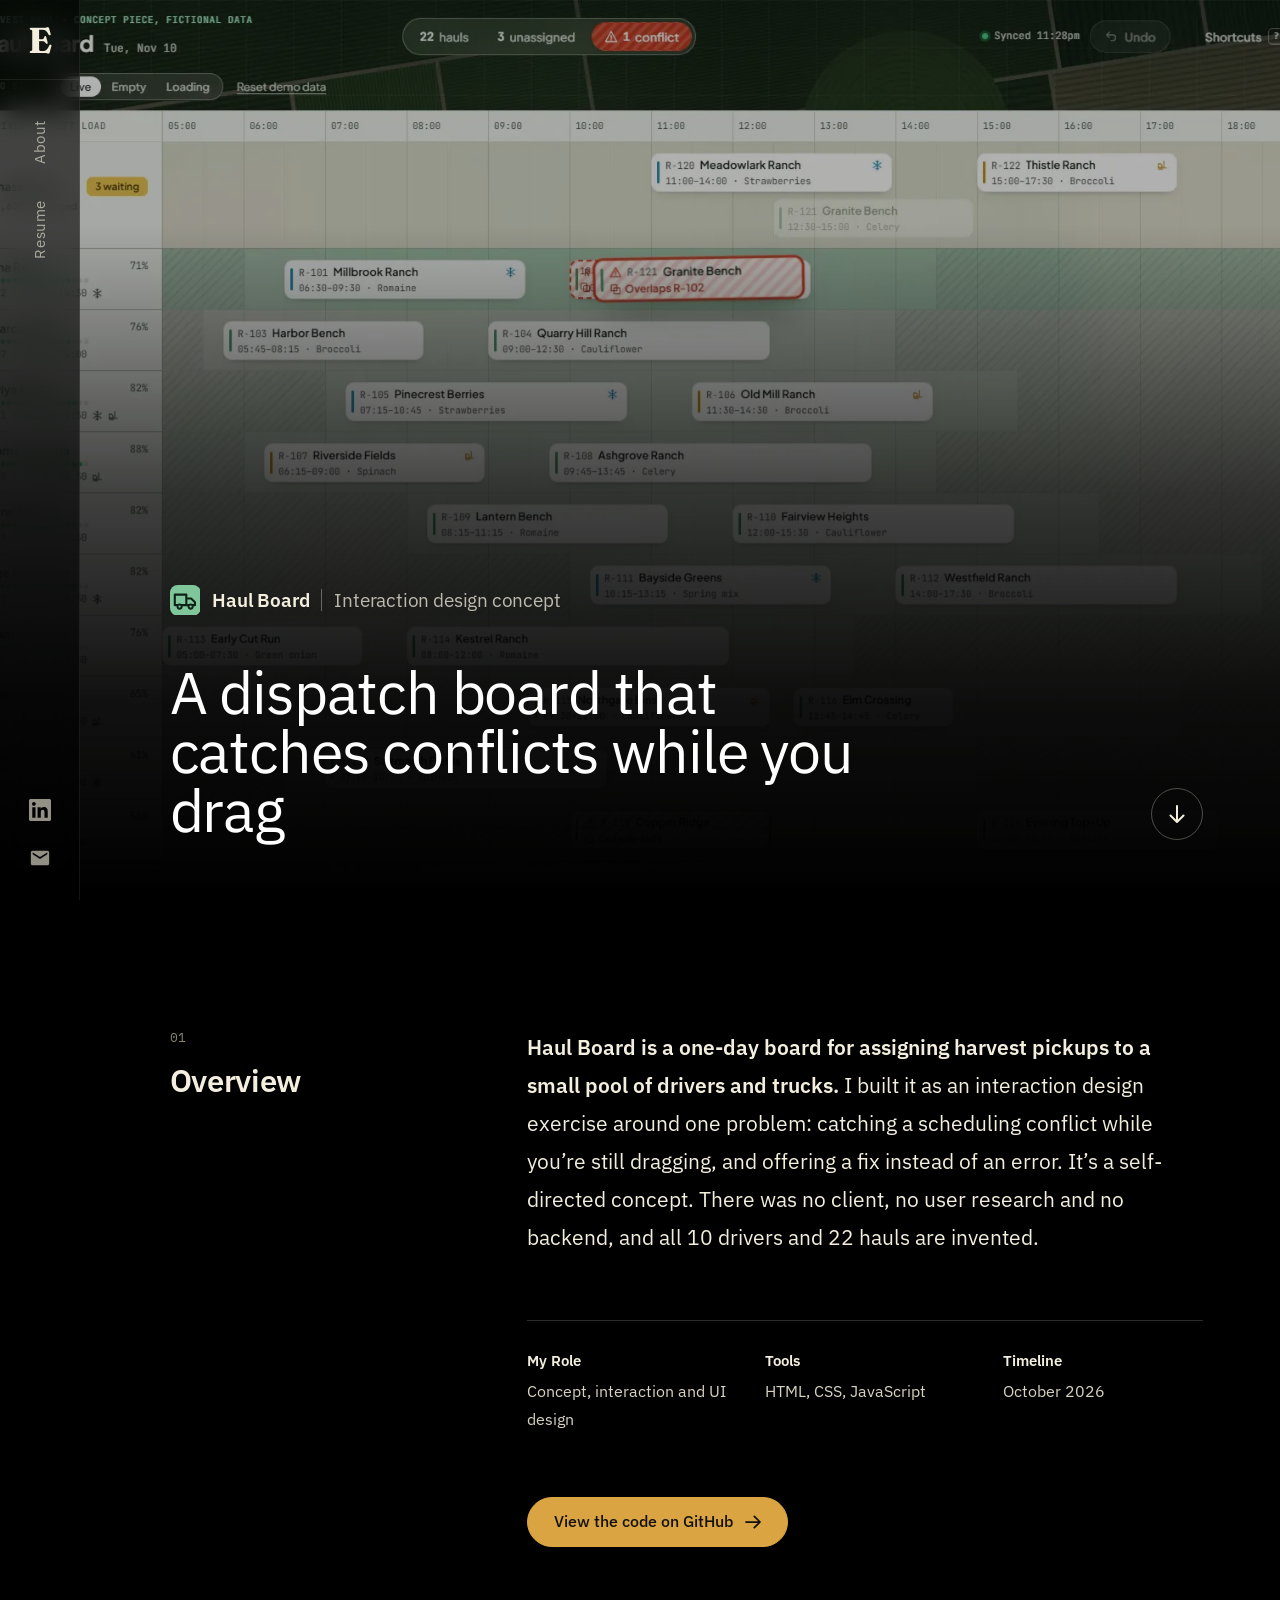
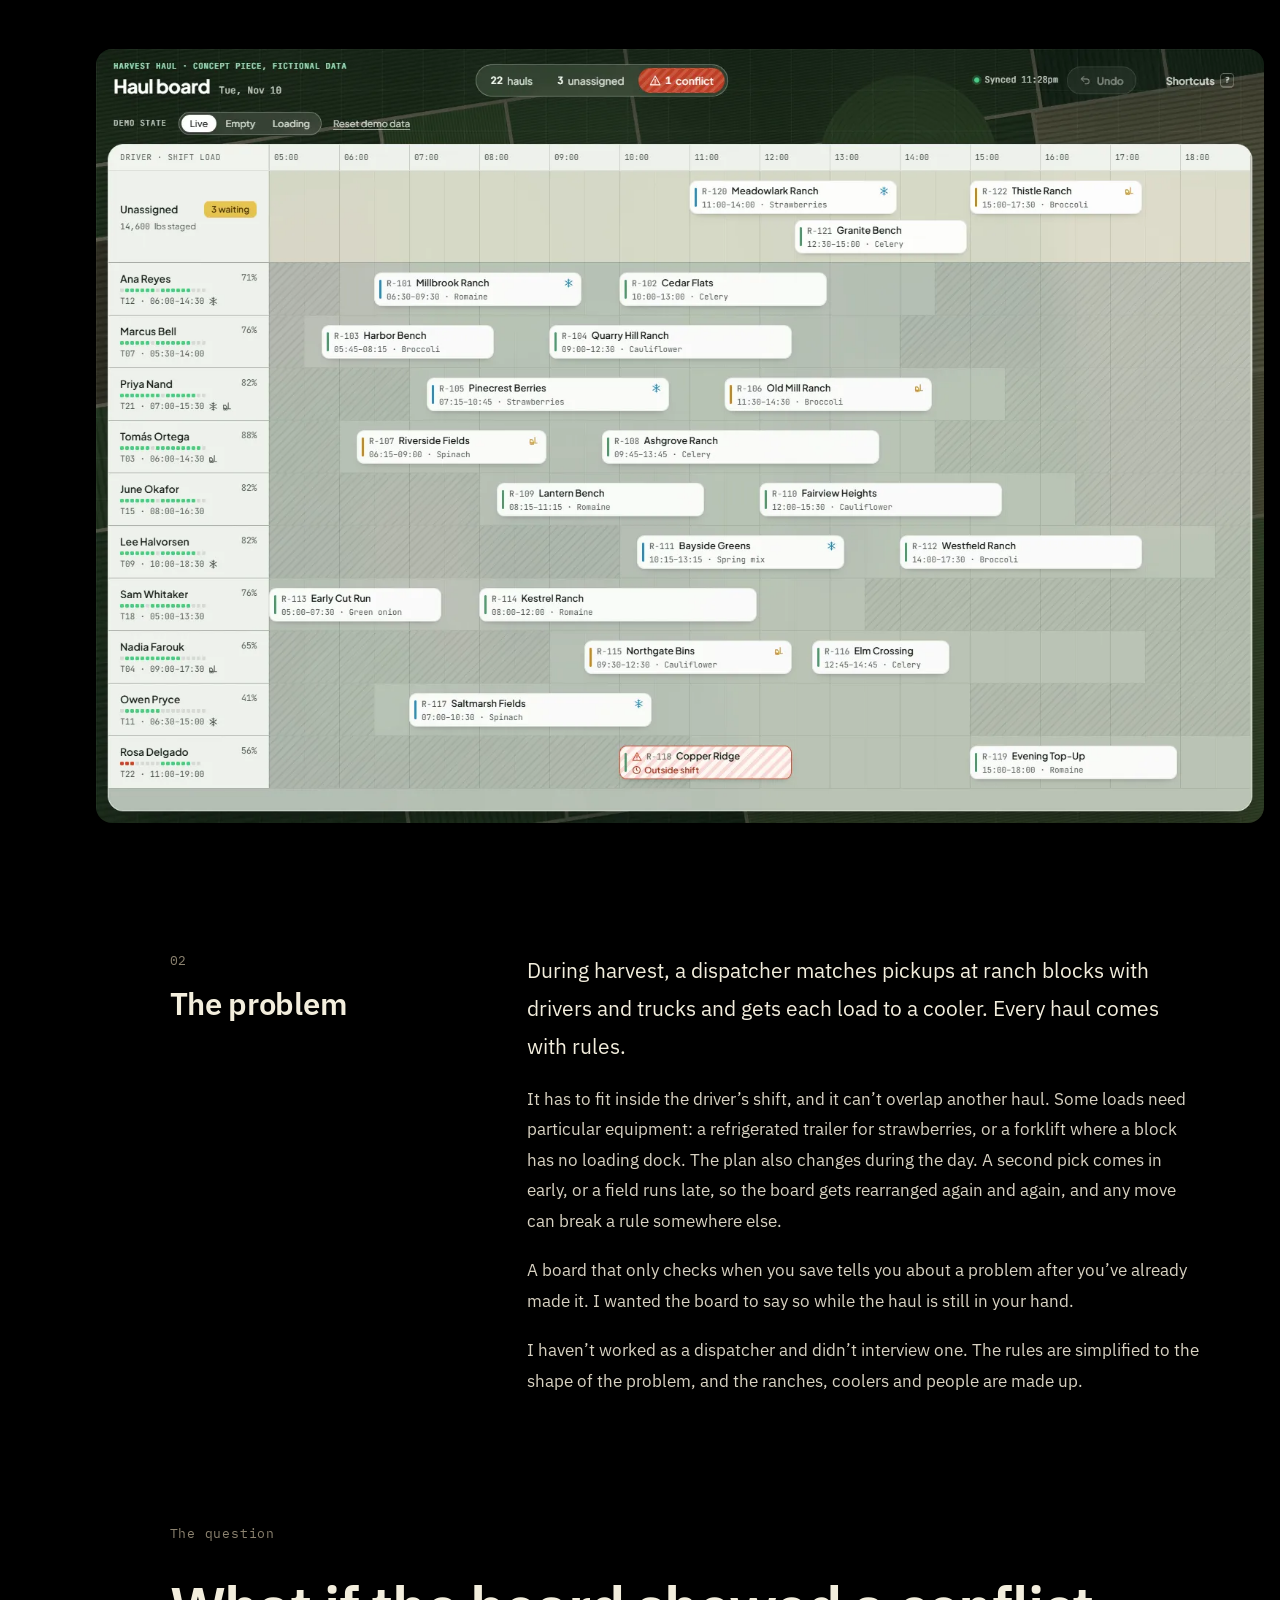
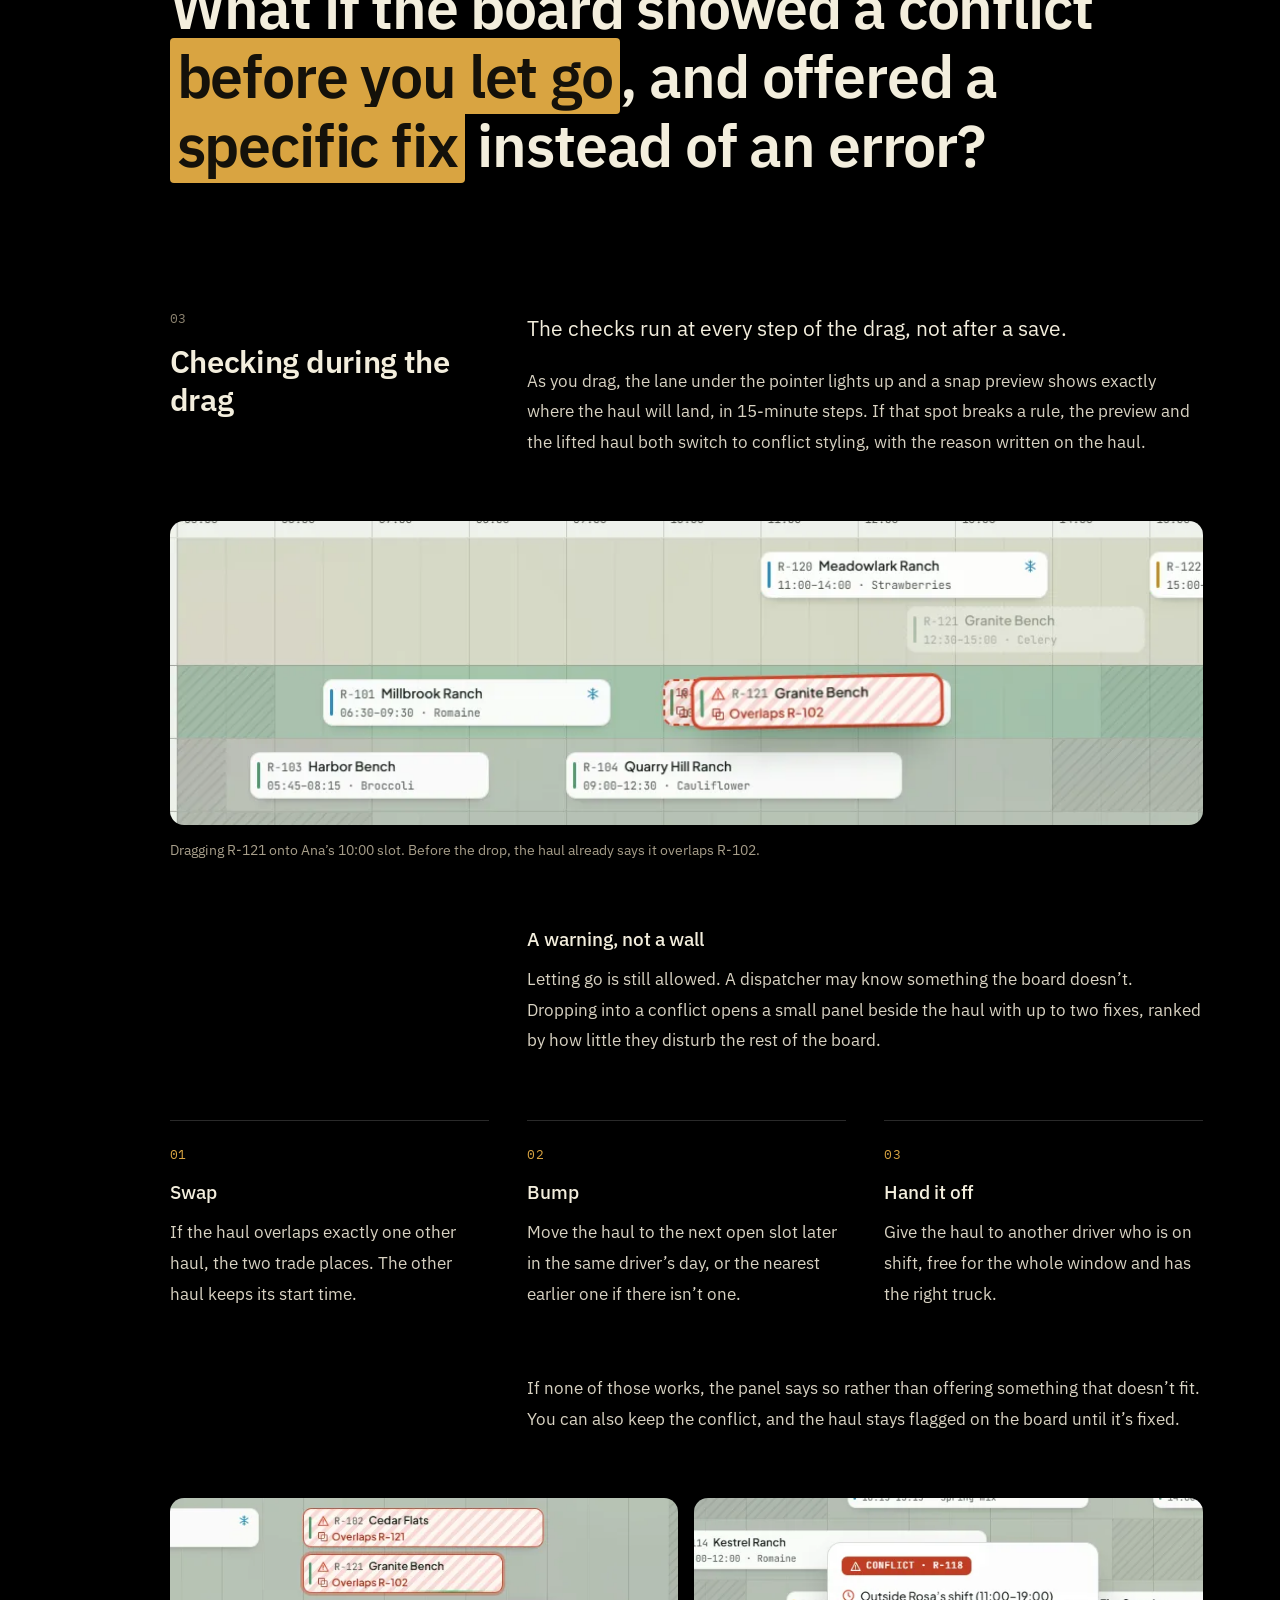
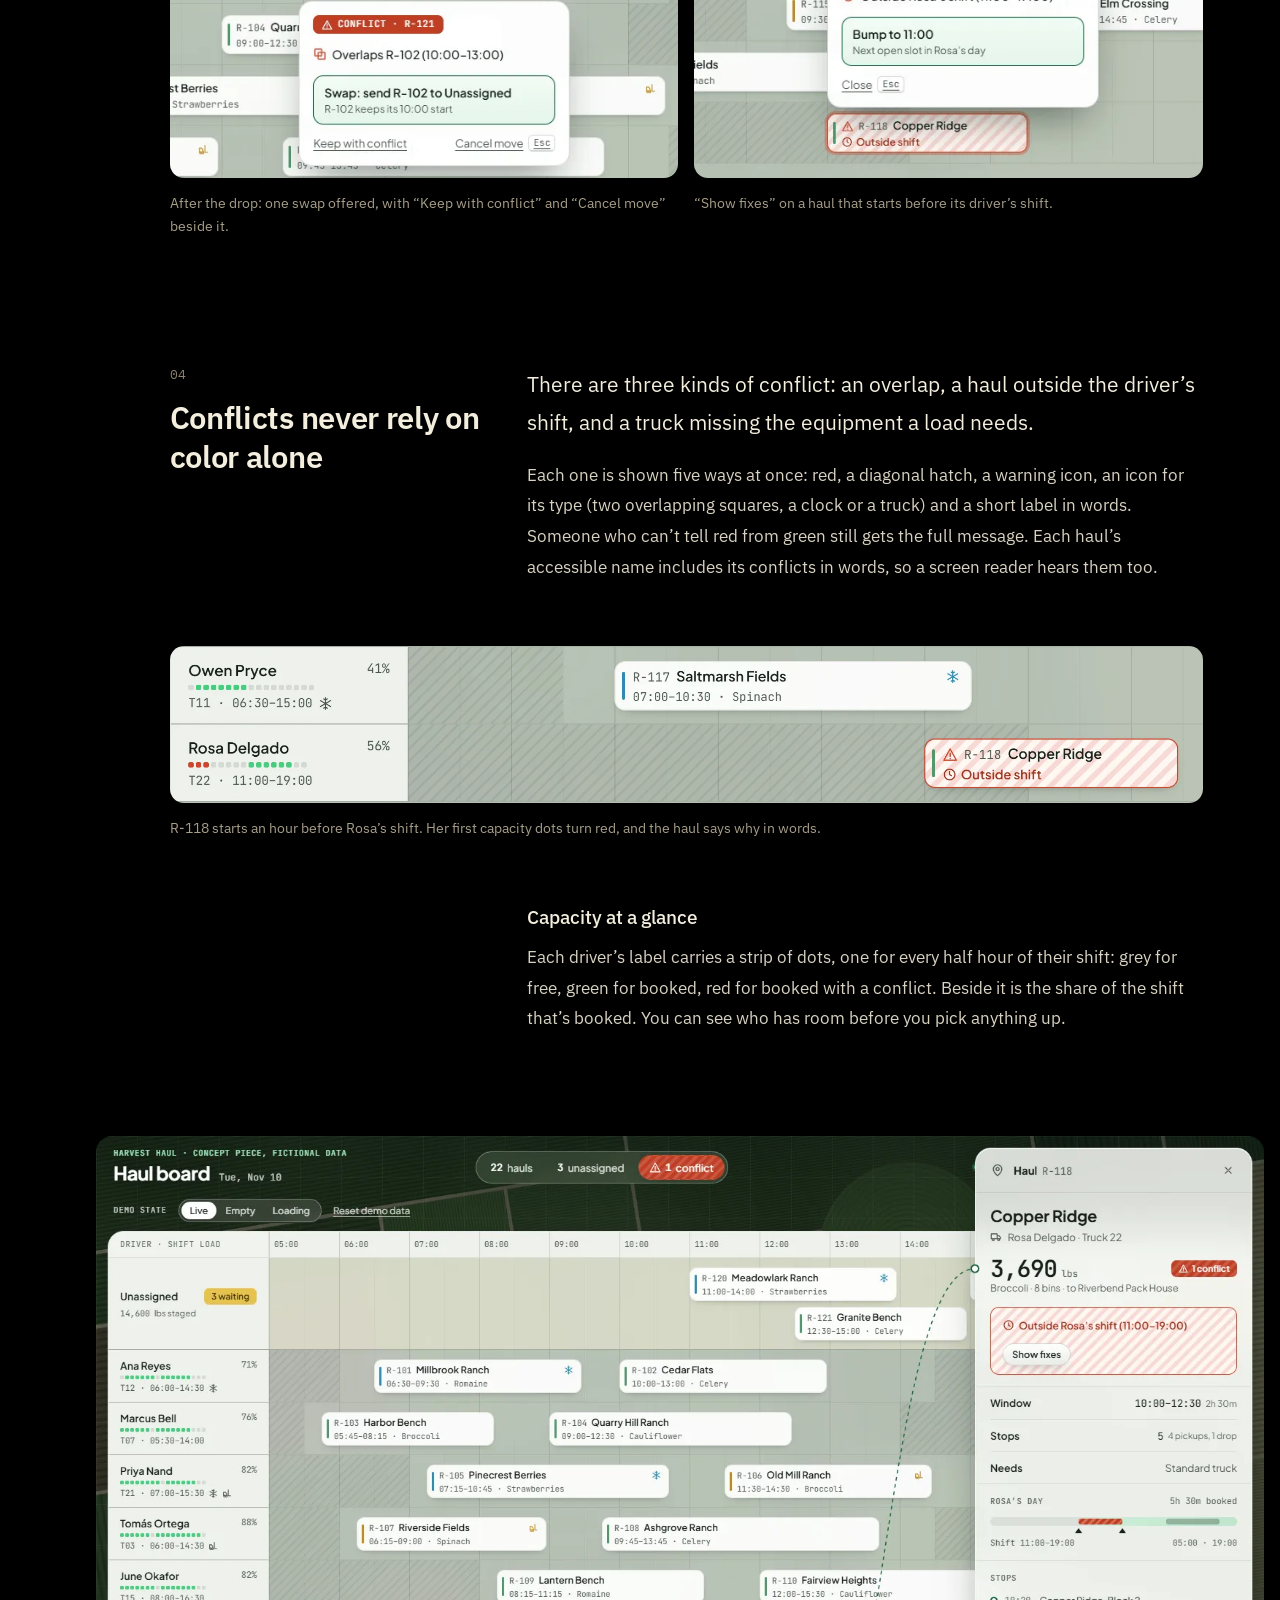
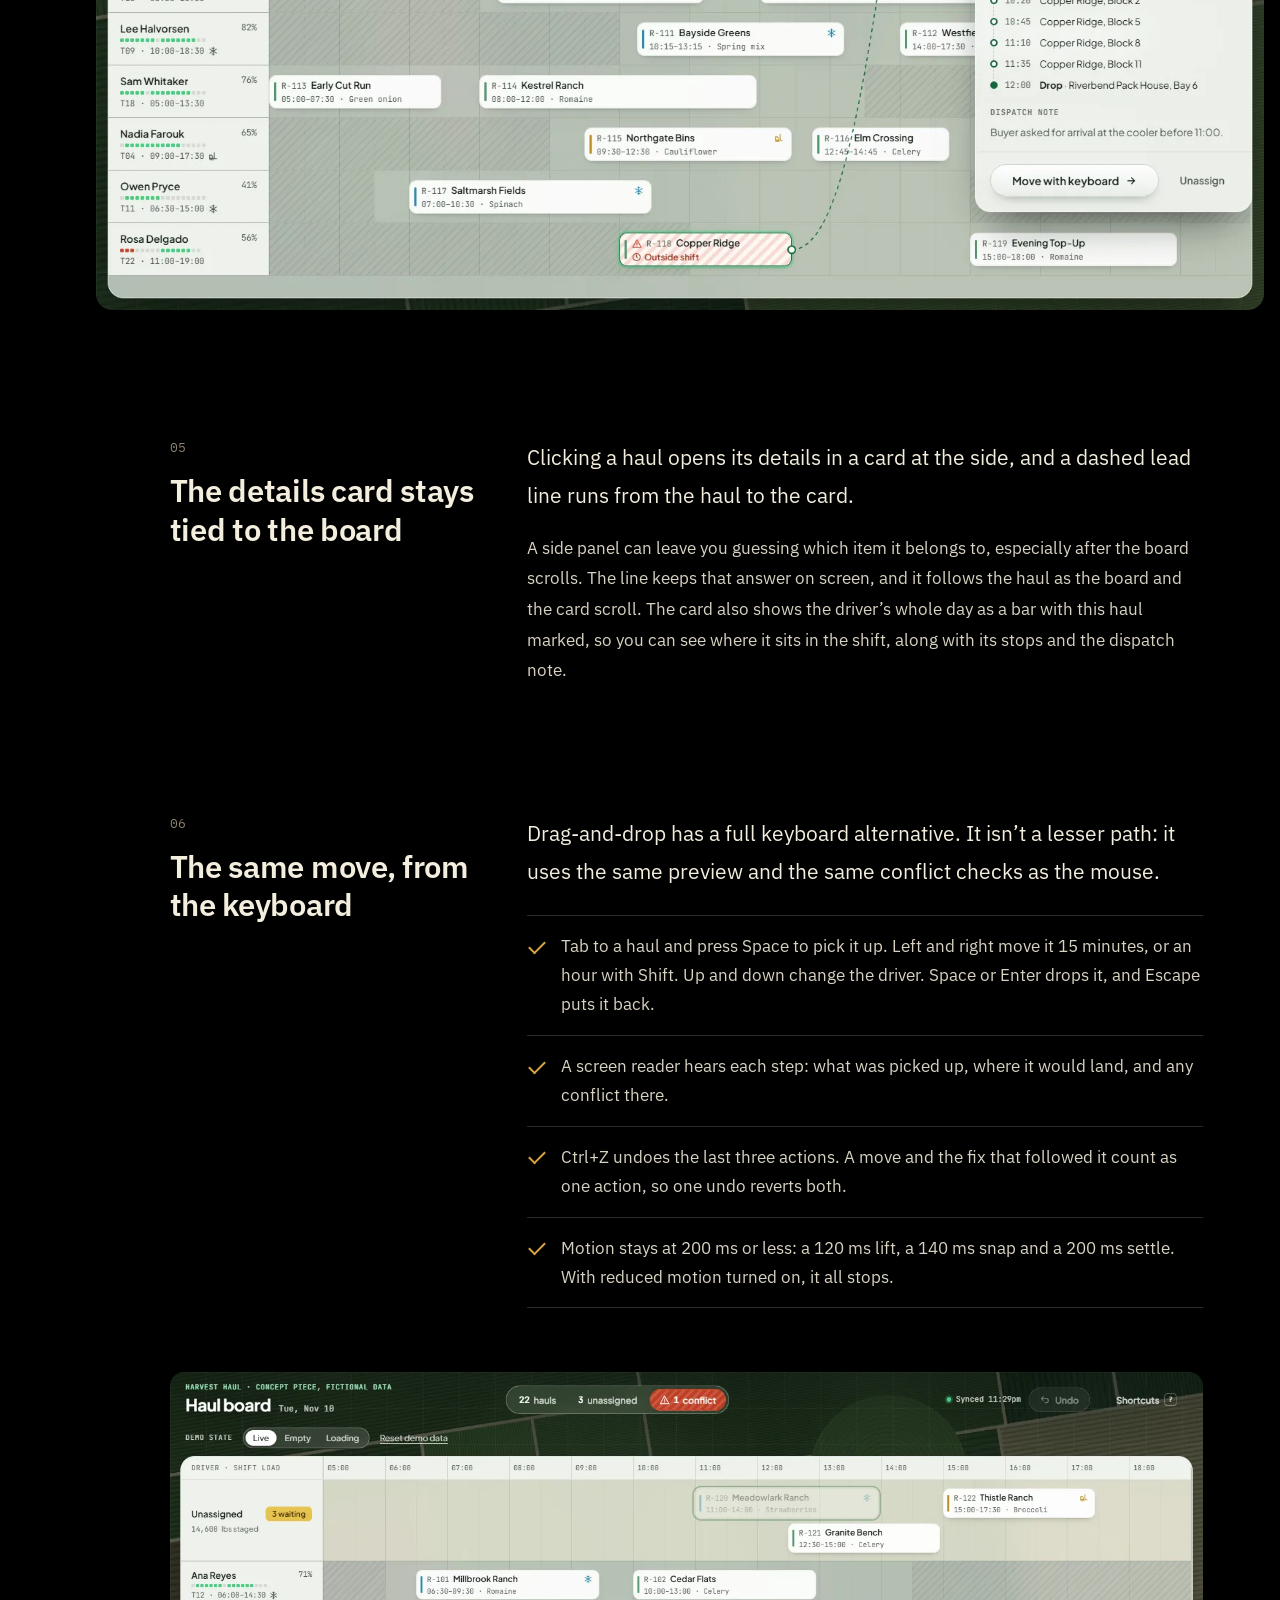
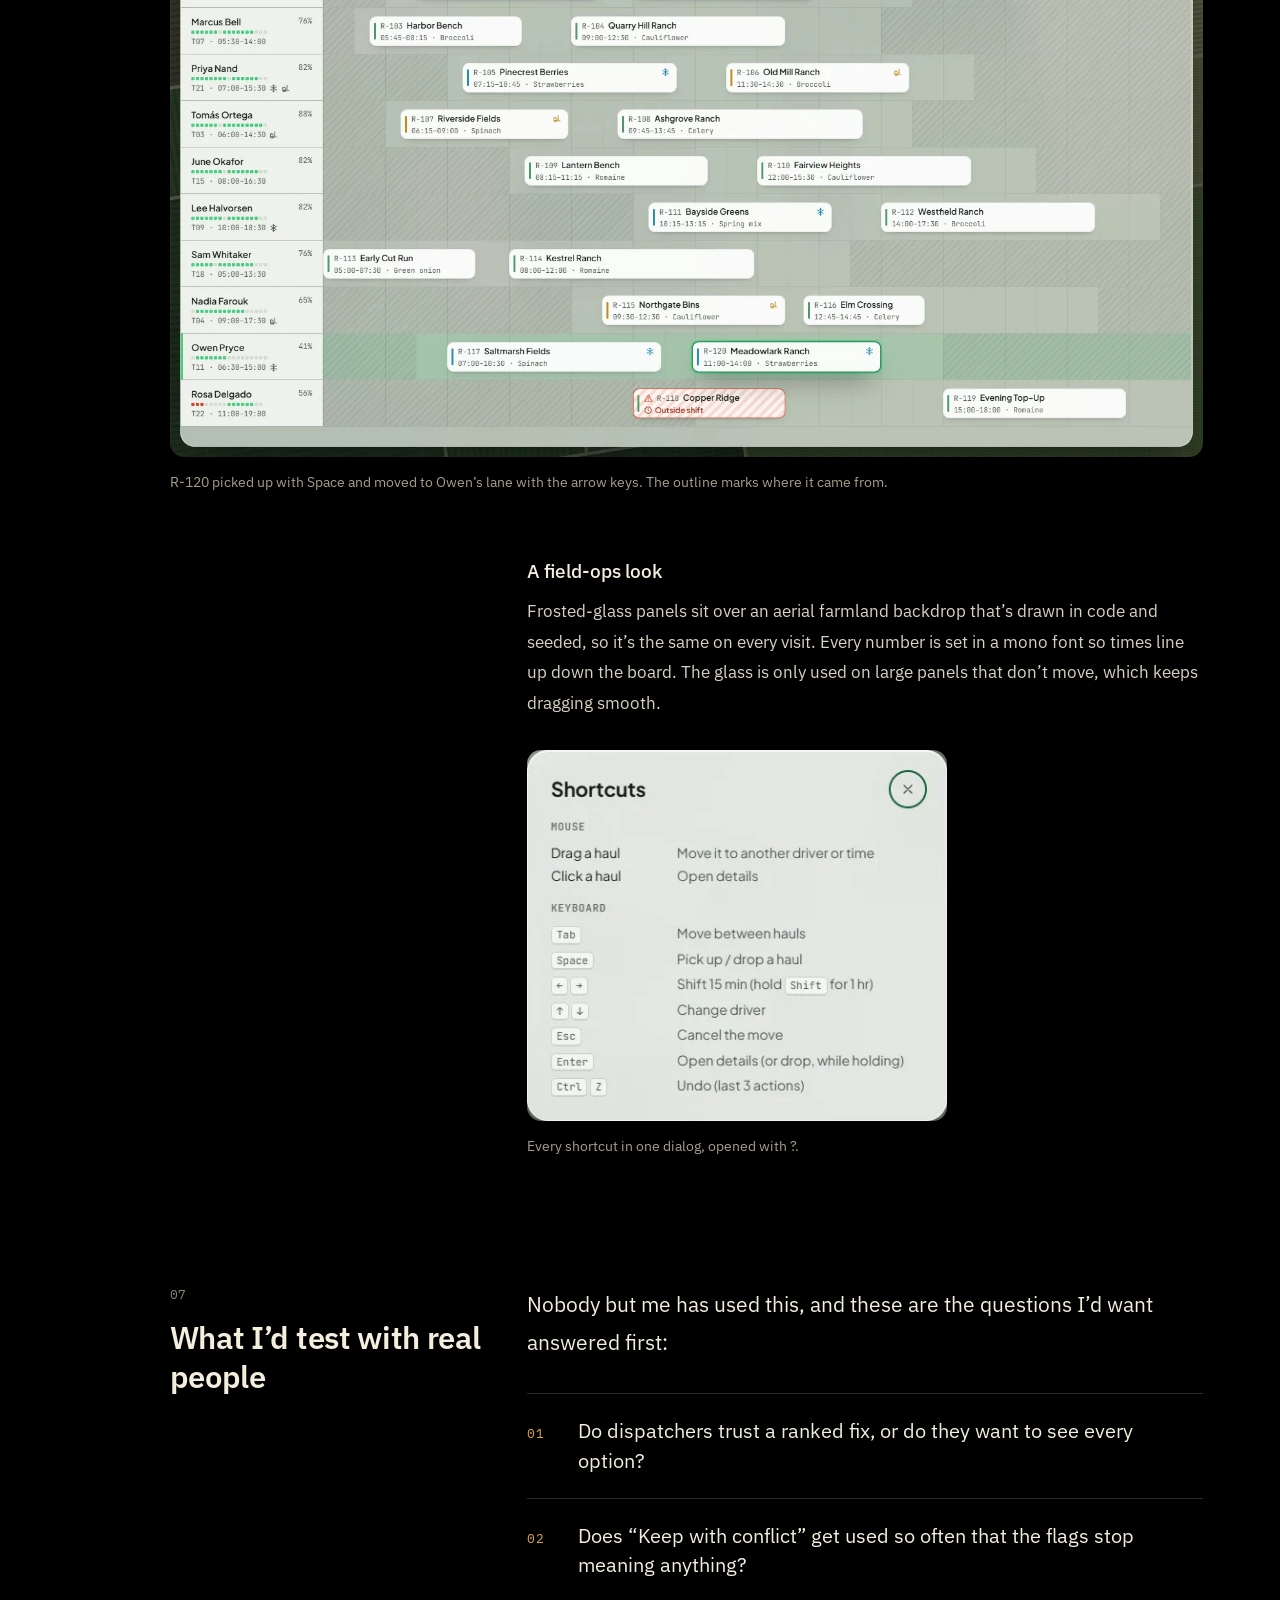
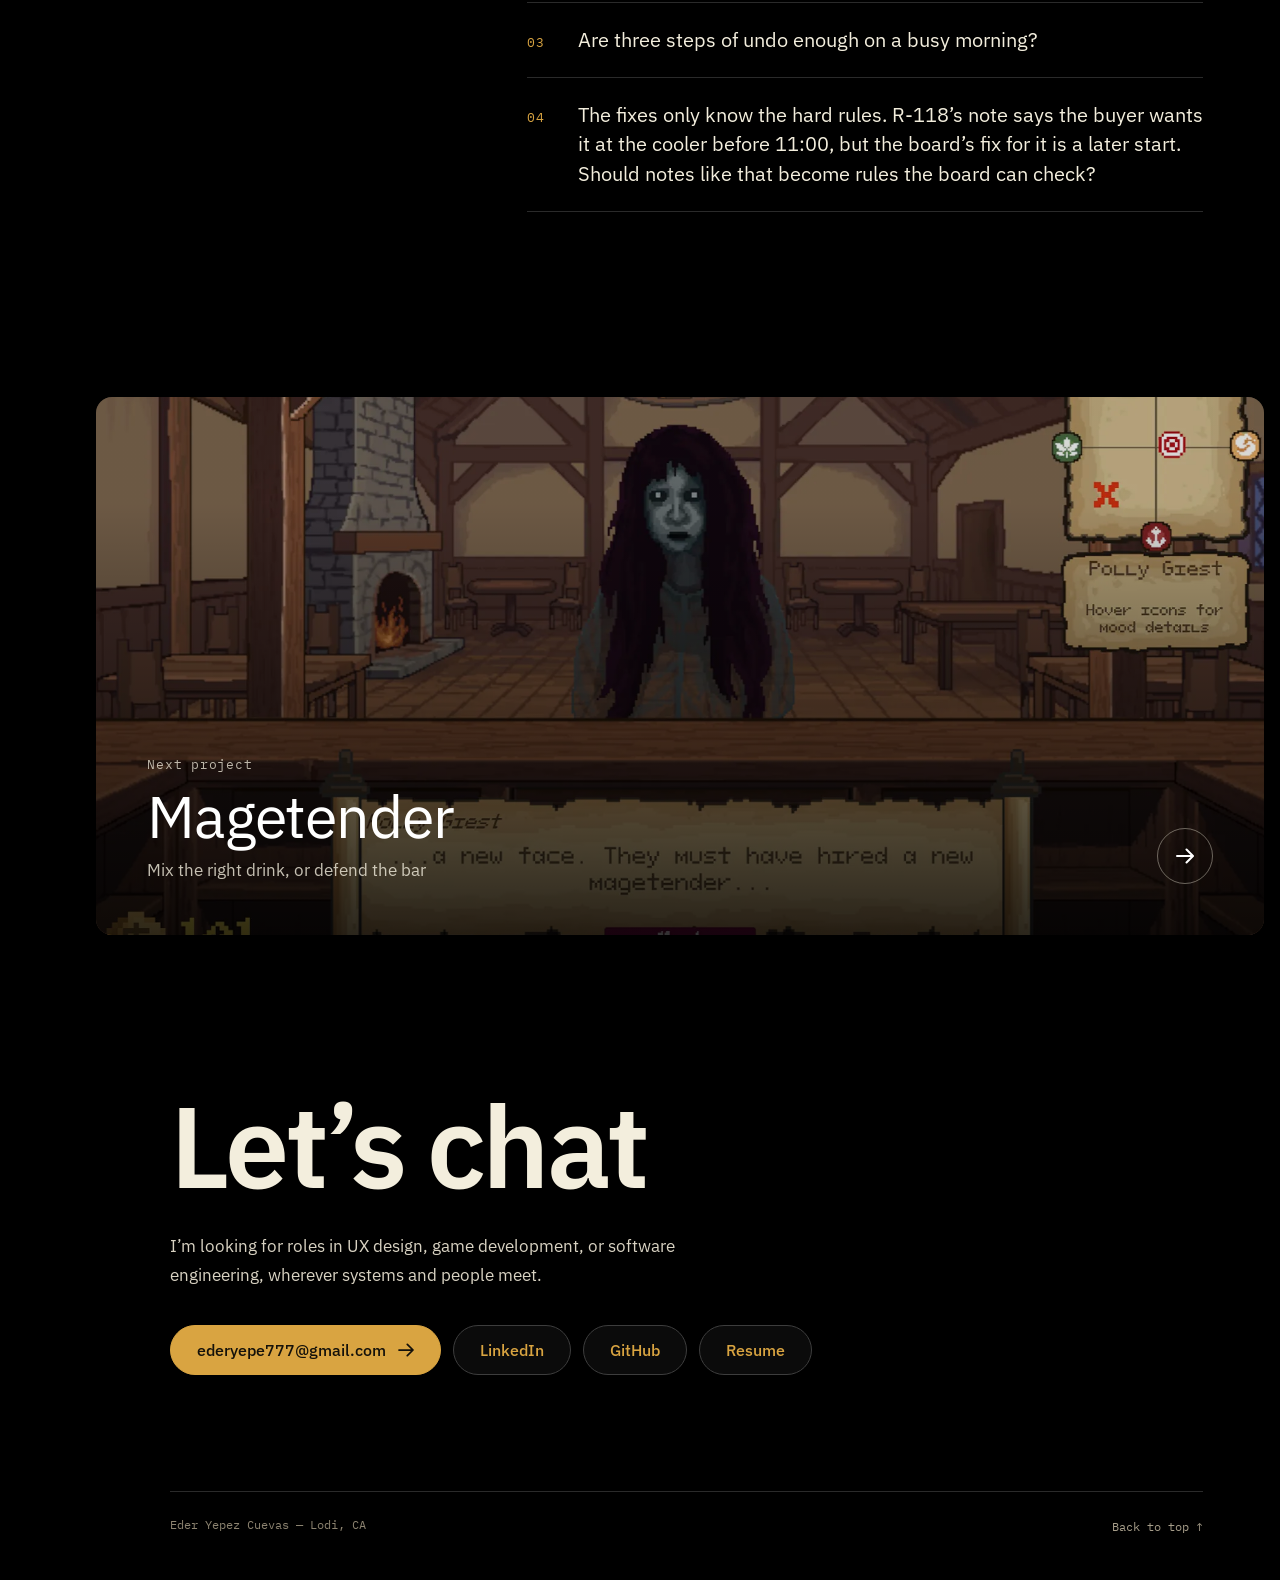
<file: haul-board.html>
<!DOCTYPE html>
<html lang="en" class="cs-page">
<head>
<meta charset="UTF-8">
<meta name="viewport" content="width=device-width, initial-scale=1.0">
<title>Haul Board — Eder Yepez Cuevas</title>
<meta name="description" content="Haul Board: a concept dispatch board by Eder Yepez Cuevas that catches scheduling conflicts during the drag and offers specific fixes.">
<script>document.documentElement.classList.add('js');</script>
<link rel="preconnect" href="https://fonts.googleapis.com">
<link rel="preconnect" href="https://fonts.gstatic.com" crossorigin>
<link href="https://fonts.googleapis.com/css2?family=Fraunces:ital,opsz,wght@0,9..144,500;0,9..144,600;0,9..144,700;1,9..144,500&family=IBM+Plex+Sans:wght@400;500;600&family=IBM+Plex+Mono:wght@400;500&display=swap" rel="stylesheet">
<link rel="icon" href="data:image/svg+xml,%3Csvg xmlns='http://www.w3.org/2000/svg' viewBox='0 0 32 32'%3E%3Crect width='32' height='32' rx='6' fill='%23000000'/%3E%3Ctext x='16' y='23' font-family='Georgia, serif' font-size='19' font-weight='700' fill='%23D9A441' text-anchor='middle'%3EE%3C/text%3E%3C/svg%3E">
<link rel="preload" as="image" href="assets/images/haul-board/hero.webp">
<link rel="stylesheet" href="css/style.css">
<link rel="stylesheet" href="css/case-study.css">
</head>
<body>

<a class="skip-link" href="#main-content">Skip to content</a>

<!-- Icon sprite: decorative, referenced via <use> -->
<svg xmlns="http://www.w3.org/2000/svg" style="display:none">
  <defs>
    <symbol id="icon-github" viewBox="0 0 24 24">
      <path d="M12 .297c-6.63 0-12 5.373-12 12 0 5.303 3.438 9.8 8.205 11.385.6.113.82-.258.82-.577 0-.285-.01-1.04-.015-2.04-3.338.724-4.042-1.61-4.042-1.61-.546-1.385-1.333-1.754-1.333-1.754-1.089-.744.084-.729.084-.729 1.205.084 1.84 1.237 1.84 1.237 1.07 1.834 2.807 1.304 3.492.997.108-.775.42-1.305.763-1.605-2.665-.3-5.466-1.332-5.466-5.93 0-1.31.465-2.38 1.235-3.22-.135-.303-.54-1.523.105-3.176 0 0 1.005-.322 3.3 1.23.96-.267 1.98-.399 3-.405 1.02.006 2.04.138 3 .405 2.28-1.552 3.285-1.23 3.285-1.23.645 1.653.24 2.873.12 3.176.765.84 1.23 1.91 1.23 3.22 0 4.61-2.805 5.625-5.475 5.92.42.36.81 1.096.81 2.22 0 1.606-.015 2.896-.015 3.286 0 .315.21.69.825.57C20.565 22.092 24 17.592 24 12.297c0-6.627-5.373-12-12-12"/>
    </symbol>
    <symbol id="icon-linkedin" viewBox="0 0 24 24">
      <path d="M20.447 20.452h-3.554v-5.569c0-1.328-.027-3.037-1.852-3.037-1.853 0-2.136 1.445-2.136 2.939v5.667H9.351V9h3.414v1.561h.046c.477-.9 1.637-1.85 3.37-1.85 3.601 0 4.267 2.37 4.267 5.455v6.286zM5.337 7.433c-1.144 0-2.063-.926-2.063-2.065 0-1.138.92-2.063 2.063-2.063 1.14 0 2.064.925 2.064 2.063 0 1.139-.925 2.065-2.064 2.065zm1.782 13.019H3.555V9h3.564v11.452zM22.225 0H1.771C.792 0 0 .774 0 1.729v20.542C0 23.227.792 24 1.771 24h20.451C23.2 24 24 23.227 24 22.271V1.729C24 .774 23.2 0 22.222 0h.003z"/>
    </symbol>
    <symbol id="icon-email" viewBox="0 0 24 24">
      <path d="M20 4H4c-1.1 0-1.99.9-1.99 2L2 18c0 1.1.9 2 2 2h16c1.1 0 2-.9 2-2V6c0-1.1-.9-2-2-2zm0 4-8 5-8-5V6l8 5 8-5z"/>
    </symbol>
    <symbol id="icon-arrow" viewBox="0 0 18 16">
      <path d="M10.5 1.5 17 8l-6.5 6.5M16.5 8H1" fill="none" stroke="currentColor" stroke-width="2" stroke-linecap="round" stroke-linejoin="round"/>
    </symbol>
    <symbol id="icon-arrow-down" viewBox="0 0 16 18">
      <path d="M1.5 10.5 8 17l6.5-6.5M8 16.5V1" fill="none" stroke="currentColor" stroke-width="2" stroke-linecap="round" stroke-linejoin="round"/>
    </symbol>
  </defs>
</svg>

<header class="rail">
  <a class="rail-logo" href="index.html" aria-label="Eder Yepez Cuevas, home">E</a>
  <nav class="rail-nav" aria-label="Primary">
    <a class="rail-link" href="index.html#about">About</a>
    <a class="rail-link" href="assets/resume.pdf">Resume</a>
  </nav>
  <div class="rail-social">
    <a class="rail-icon" href="https://linkedin.com/in/eder-yepez-cuevas-260156210" aria-label="LinkedIn">
      <svg aria-hidden="true"><use href="#icon-linkedin"></use></svg>
    </a>
    <a class="rail-icon" href="mailto:ederyepe777@gmail.com" aria-label="Email">
      <svg aria-hidden="true"><use href="#icon-email"></use></svg>
    </a>
  </div>
</header>

<main id="main-content" tabindex="-1">

  <!-- ===== Hero ===== -->
  <section class="cs-hero" style="--hero-pos: 50% 20%">
    <figure class="cs-hero-media">
      <img src="assets/images/haul-board/hero.webp" alt="" width="1600" height="1060" fetchpriority="high">
    </figure>
    <div class="cs-hero-text">
      <div class="cs-hero-inner">
        <p class="cs-hero-mark">
          <svg viewBox="0 0 32 32" aria-hidden="true"><rect width="32" height="32" rx="8" fill="#7FC79A"/><path d="M5 10h12v11H5zM17 14h5l4 4v3h-9" fill="none" stroke="#0E2318" stroke-width="2.2" stroke-linejoin="round"/><circle cx="10" cy="22.5" r="2.2" fill="#7FC79A" stroke="#0E2318" stroke-width="2"/><circle cx="21.5" cy="22.5" r="2.2" fill="#7FC79A" stroke="#0E2318" stroke-width="2"/></svg>
          Haul Board
          <span class="cs-hero-mark-sep" aria-hidden="true"></span>
          <span class="cs-hero-mark-sub">Interaction design concept</span>
        </p>
        <h1 class="cs-hero-title">A dispatch board that catches conflicts while you drag</h1>
      </div>
    </div>
    <a class="cs-hero-arrow" href="#overview" aria-label="Skip to the overview">
      <span class="cs-hero-arrow-icon"><svg aria-hidden="true"><use href="#icon-arrow-down"></use></svg></span>
    </a>
  </section>

  <!-- ===== 01 Overview ===== -->
  <section class="cs-section" id="overview">
    <div class="cs-grid">
      <div class="cs-head">
        <span class="cs-index">01</span>
        <h2 class="cs-h2">Overview</h2>
      </div>
      <div class="cs-body" data-reveal="slide">
        <p class="cs-lead"><strong>Haul Board is a one-day board for assigning harvest pickups to a small pool of drivers and trucks.</strong> I built it as an interaction design exercise around one problem: catching a scheduling conflict while you&rsquo;re still dragging, and offering a fix instead of an error. It&rsquo;s a self-directed concept. There was no client, no user research and no backend, and all 10 drivers and 22 hauls are invented.</p>
      </div>
      <dl class="cs-meta">
        <div data-reveal="rise">
          <dt>My Role</dt>
          <dd>Concept, interaction and UI design</dd>
        </div>
        <div data-reveal="rise">
          <dt>Tools</dt>
          <dd>HTML, CSS, JavaScript</dd>
        </div>
        <div data-reveal="rise">
          <dt>Timeline</dt>
          <dd>October 2026</dd>
        </div>
      </dl>
      <div class="cs-actions">
        <!-- Add a solid "Try the live demo" button here (https://ederyc.github.io/Dispatch-Board/) once GitHub Pages is on for the repo. -->
        <a class="cs-button cs-button--solid" href="https://github.com/ederyc/Dispatch-Board">View the code on GitHub <svg aria-hidden="true"><use href="#icon-arrow"></use></svg></a>
      </div>
    </div>
  </section>

  <div class="cs-band" data-reveal="fade">
    <img src="assets/images/haul-board/board.webp" alt="Haul Board over an aerial farmland backdrop: a timeline from 05:00 to 18:00 with an Unassigned lane holding three hauls, then ten driver lanes. Each driver label has a row of capacity dots and a booked percentage. One haul, R-118, is hatched in red" width="1600" height="1060" loading="lazy">
  </div>

  <!-- ===== 02 The problem ===== -->
  <section class="cs-section">
    <div class="cs-grid">
      <div class="cs-head">
        <span class="cs-index">02</span>
        <h2 class="cs-h2">The problem</h2>
      </div>
      <div class="cs-body" data-reveal="slide">
        <p class="cs-lead">During harvest, a dispatcher matches pickups at ranch blocks with drivers and trucks and gets each load to a cooler. Every haul comes with rules.</p>
        <p>It has to fit inside the driver&rsquo;s shift, and it can&rsquo;t overlap another haul. Some loads need particular equipment: a refrigerated trailer for strawberries, or a forklift where a block has no loading dock. The plan also changes during the day. A second pick comes in early, or a field runs late, so the board gets rearranged again and again, and any move can break a rule somewhere else.</p>
        <p>A board that only checks when you save tells you about a problem after you&rsquo;ve already made it. I wanted the board to say so while the haul is still in your hand.</p>
        <p>I haven&rsquo;t worked as a dispatcher and didn&rsquo;t interview one. The rules are simplified to the shape of the problem, and the ranches, coolers and people are made up.</p>
      </div>
    </div>
  </section>

  <!-- ===== Statement ===== -->
  <section class="cs-section">
    <div class="cs-grid">
      <div class="cs-wide" data-reveal="slide">
        <span class="cs-statement-label">The question</span>
        <p class="cs-statement-text">What if the board showed a conflict <span class="cs-hl">before you let go</span>, and offered a <span class="cs-hl">specific fix</span> instead of an error?</p>
      </div>
    </div>
  </section>

  <!-- ===== 03 During the drag ===== -->
  <section class="cs-section">
    <div class="cs-grid">
      <div class="cs-head">
        <span class="cs-index">03</span>
        <h2 class="cs-h2">Checking during the drag</h2>
      </div>
      <div class="cs-body" data-reveal="slide">
        <p class="cs-lead">The checks run at every step of the drag, not after a save.</p>
        <p>As you drag, the lane under the pointer lights up and a snap preview shows exactly where the haul will land, in 15-minute steps. If that spot breaks a rule, the preview and the lifted haul both switch to conflict styling, with the reason written on the haul.</p>
      </div>

      <figure class="cs-figure cs-wide" data-reveal="fade">
        <img src="assets/images/haul-board/drag.webp" alt="Mid-drag: R-121 Granite Bench lifted over Ana Reyes&rsquo; lane at 10:00. It&rsquo;s outlined in red and hatched, with a warning icon and the words Overlaps R-102. Its original spot in Unassigned is faded" width="1020" height="300" loading="lazy">
        <figcaption>Dragging R-121 onto Ana&rsquo;s 10:00 slot. Before the drop, the haul already says it overlaps R-102.</figcaption>
      </figure>

      <div class="cs-body" data-reveal="slide">
        <h3>A warning, not a wall</h3>
        <p>Letting go is still allowed. A dispatcher may know something the board doesn&rsquo;t. Dropping into a conflict opens a small panel beside the haul with up to two fixes, ranked by how little they disturb the rest of the board.</p>
      </div>

      <div class="cs-cols">
        <div class="cs-col" data-reveal="rise">
          <span class="cs-col-kicker">01</span>
          <h3>Swap</h3>
          <p>If the haul overlaps exactly one other haul, the two trade places. The other haul keeps its start time.</p>
        </div>
        <div class="cs-col" data-reveal="rise">
          <span class="cs-col-kicker">02</span>
          <h3>Bump</h3>
          <p>Move the haul to the next open slot later in the same driver&rsquo;s day, or the nearest earlier one if there isn&rsquo;t one.</p>
        </div>
        <div class="cs-col" data-reveal="rise">
          <span class="cs-col-kicker">03</span>
          <h3>Hand it off</h3>
          <p>Give the haul to another driver who is on shift, free for the whole window and has the right truck.</p>
        </div>
      </div>

      <div class="cs-body" data-reveal="slide">
        <p>If none of those works, the panel says so rather than offering something that doesn&rsquo;t fit. You can also keep the conflict, and the haul stays flagged on the board until it&rsquo;s fixed.</p>
      </div>

      <div class="cs-pair cs-wide">
        <figure class="cs-figure" data-reveal="fade">
          <img src="assets/images/haul-board/swap.webp" alt="After the drop, R-102 and R-121 are both flagged as overlapping. A panel below them reads Conflict R-121, Overlaps R-102 (10:00 to 13:00), with one option: Swap, send R-102 to Unassigned, R-102 keeps its 10:00 start. Keep with conflict and Cancel move sit underneath" width="600" height="330" loading="lazy">
          <figcaption>After the drop: one swap offered, with &ldquo;Keep with conflict&rdquo; and &ldquo;Cancel move&rdquo; beside it.</figcaption>
        </figure>
        <figure class="cs-figure" data-reveal="fade">
          <img src="assets/images/haul-board/fixes.webp" alt="A panel over R-118 Copper Ridge reads Conflict R-118, Outside Rosa&rsquo;s shift (11:00 to 19:00), with one option: Bump to 11:00, next open slot in Rosa&rsquo;s day" width="600" height="330" loading="lazy">
          <figcaption>&ldquo;Show fixes&rdquo; on a haul that starts before its driver&rsquo;s shift.</figcaption>
        </figure>
      </div>
    </div>
  </section>

  <!-- ===== 04 Never color alone ===== -->
  <section class="cs-section">
    <div class="cs-grid">
      <div class="cs-head">
        <span class="cs-index">04</span>
        <h2 class="cs-h2">Conflicts never rely on color alone</h2>
      </div>
      <div class="cs-body" data-reveal="slide">
        <p class="cs-lead">There are three kinds of conflict: an overlap, a haul outside the driver&rsquo;s shift, and a truck missing the equipment a load needs.</p>
        <p>Each one is shown five ways at once: red, a diagonal hatch, a warning icon, an icon for its type (two overlapping squares, a clock or a truck) and a short label in words. Someone who can&rsquo;t tell red from green still gets the full message. Each haul&rsquo;s accessible name includes its conflicts in words, so a screen reader hears them too.</p>
      </div>

      <figure class="cs-figure cs-wide" data-reveal="fade">
        <img src="assets/images/haul-board/conflict-strip.webp" alt="Two driver lanes up close. Owen Pryce, 41 percent booked, with a row of grey and green dots. Rosa Delgado, 56 percent booked, whose first three dots are red. Her haul R-118 Copper Ridge is hatched in red with a warning icon, a clock icon and the words Outside shift" width="1920" height="292" loading="lazy">
        <figcaption>R-118 starts an hour before Rosa&rsquo;s shift. Her first capacity dots turn red, and the haul says why in words.</figcaption>
      </figure>

      <div class="cs-body" data-reveal="slide">
        <h3>Capacity at a glance</h3>
        <p>Each driver&rsquo;s label carries a strip of dots, one for every half hour of their shift: grey for free, green for booked, red for booked with a conflict. Beside it is the share of the shift that&rsquo;s booked. You can see who has room before you pick anything up.</p>
      </div>
    </div>
  </section>

  <div class="cs-band" data-reveal="fade">
    <img src="assets/images/haul-board/details.webp" alt="R-118 selected, with a details card open on the right. A dashed line runs from the haul on the board to the card. The card shows the load weight, a conflict box with a Show fixes button, the time window, stops, Rosa&rsquo;s whole day as a bar with this haul marked in red, the stop list and the dispatch note" width="1600" height="1060" loading="lazy">
  </div>

  <!-- ===== 05 Details card ===== -->
  <section class="cs-section">
    <div class="cs-grid">
      <div class="cs-head">
        <span class="cs-index">05</span>
        <h2 class="cs-h2">The details card stays tied to the board</h2>
      </div>
      <div class="cs-body" data-reveal="slide">
        <p class="cs-lead">Clicking a haul opens its details in a card at the side, and a dashed lead line runs from the haul to the card.</p>
        <p>A side panel can leave you guessing which item it belongs to, especially after the board scrolls. The line keeps that answer on screen, and it follows the haul as the board and the card scroll. The card also shows the driver&rsquo;s whole day as a bar with this haul marked, so you can see where it sits in the shift, along with its stops and the dispatch note.</p>
      </div>
    </div>
  </section>

  <!-- ===== 06 Keyboard ===== -->
  <section class="cs-section">
    <div class="cs-grid">
      <div class="cs-head">
        <span class="cs-index">06</span>
        <h2 class="cs-h2">The same move, from the keyboard</h2>
      </div>
      <div class="cs-body">
        <p class="cs-lead" data-reveal="slide">Drag-and-drop has a full keyboard alternative. It isn&rsquo;t a lesser path: it uses the same preview and the same conflict checks as the mouse.</p>
        <ul class="cs-checklist">
          <li data-reveal="slide">Tab to a haul and press Space to pick it up. Left and right move it 15 minutes, or an hour with Shift. Up and down change the driver. Space or Enter drops it, and Escape puts it back.</li>
          <li data-reveal="slide">A screen reader hears each step: what was picked up, where it would land, and any conflict there.</li>
          <li data-reveal="slide">Ctrl+Z undoes the last three actions. A move and the fix that followed it count as one action, so one undo reverts both.</li>
          <li data-reveal="slide">Motion stays at 200 ms or less: a 120 ms lift, a 140 ms snap and a 200 ms settle. With reduced motion turned on, it all stops.</li>
        </ul>
      </div>

      <figure class="cs-figure cs-wide" data-reveal="fade">
        <img src="assets/images/haul-board/keyboard.webp" alt="R-120 Meadowlark Ranch picked up from the keyboard and moved down to Owen Pryce&rsquo;s lane at 11:00. Owen&rsquo;s lane is highlighted green, and an empty outline marks where R-120 came from in Unassigned" width="1600" height="1060" loading="lazy">
        <figcaption>R-120 picked up with Space and moved to Owen&rsquo;s lane with the arrow keys. The outline marks where it came from.</figcaption>
      </figure>

      <div class="cs-body" data-reveal="slide">
        <h3>A field-ops look</h3>
        <p>Frosted-glass panels sit over an aerial farmland backdrop that&rsquo;s drawn in code and seeded, so it&rsquo;s the same on every visit. Every number is set in a mono font so times line up down the board. The glass is only used on large panels that don&rsquo;t move, which keeps dragging smooth.</p>
        <figure class="cs-figure cs-figure--inline">
          <img src="assets/images/haul-board/shortcuts.webp" alt="The Shortcuts dialog, listing mouse actions and keyboard keys: Tab, Space, the arrow keys, Escape, Enter and Ctrl Z" width="440" height="388" loading="lazy">
          <figcaption>Every shortcut in one dialog, opened with ?.</figcaption>
        </figure>
      </div>
    </div>
  </section>

  <!-- ===== 07 Next tests ===== -->
  <section class="cs-section">
    <div class="cs-grid">
      <div class="cs-head">
        <span class="cs-index">07</span>
        <h2 class="cs-h2">What I&rsquo;d test with real people</h2>
      </div>
      <div class="cs-body">
        <p class="cs-lead" data-reveal="slide">Nobody but me has used this, and these are the questions I&rsquo;d want answered first:</p>
        <ol class="cs-numbered">
          <li data-reveal="slide">Do dispatchers trust a ranked fix, or do they want to see every option?</li>
          <li data-reveal="slide">Does &ldquo;Keep with conflict&rdquo; get used so often that the flags stop meaning anything?</li>
          <li data-reveal="slide">Are three steps of undo enough on a busy morning?</li>
          <li data-reveal="slide">The fixes only know the hard rules. R-118&rsquo;s note says the buyer wants it at the cooler before 11:00, but the board&rsquo;s fix for it is a later start. Should notes like that become rules the board can check?</li>
        </ol>
      </div>
    </div>
  </section>

  <!-- ===== Next project ===== -->
  <section class="cs-next" aria-label="Next project">
    <a class="cs-next-card" href="magetender.html" data-reveal="fade">
      <img src="assets/images/magetender/hero.webp" alt="" width="1920" height="1080" loading="lazy">
      <span>
        <span class="cs-next-kicker">Next project</span>
        <span class="cs-next-title">Magetender</span>
        <span class="cs-next-sub">Mix the right drink, or defend the bar</span>
      </span>
      <span class="cs-next-arrow" aria-hidden="true"><svg><use href="#icon-arrow"></use></svg></span>
    </a>
  </section>

</main>

<footer class="cs-footer" id="contact">
  <div class="cs-footer-inner">
    <h2 class="cs-chat">Let&rsquo;s chat</h2>
    <p class="cs-footer-text">I&rsquo;m looking for roles in UX design, game development, or software engineering, wherever systems and people meet.</p>
    <div class="cs-actions">
      <a class="cs-button cs-button--solid" href="mailto:ederyepe777@gmail.com">ederyepe777@gmail.com <svg aria-hidden="true"><use href="#icon-arrow"></use></svg></a>
      <a class="cs-button" href="https://linkedin.com/in/eder-yepez-cuevas-260156210">LinkedIn</a>
      <a class="cs-button" href="https://github.com/ederyc">GitHub</a>
      <a class="cs-button" href="assets/resume.pdf">Resume</a>
    </div>
    <div class="cs-footer-fine">
      <span>Eder Yepez Cuevas — Lodi, CA</span>
      <a href="#main-content">Back to top &uarr;</a>
    </div>
  </div>
</footer>

<script src="js/project.js"></script>
</body>
</html>
</file>
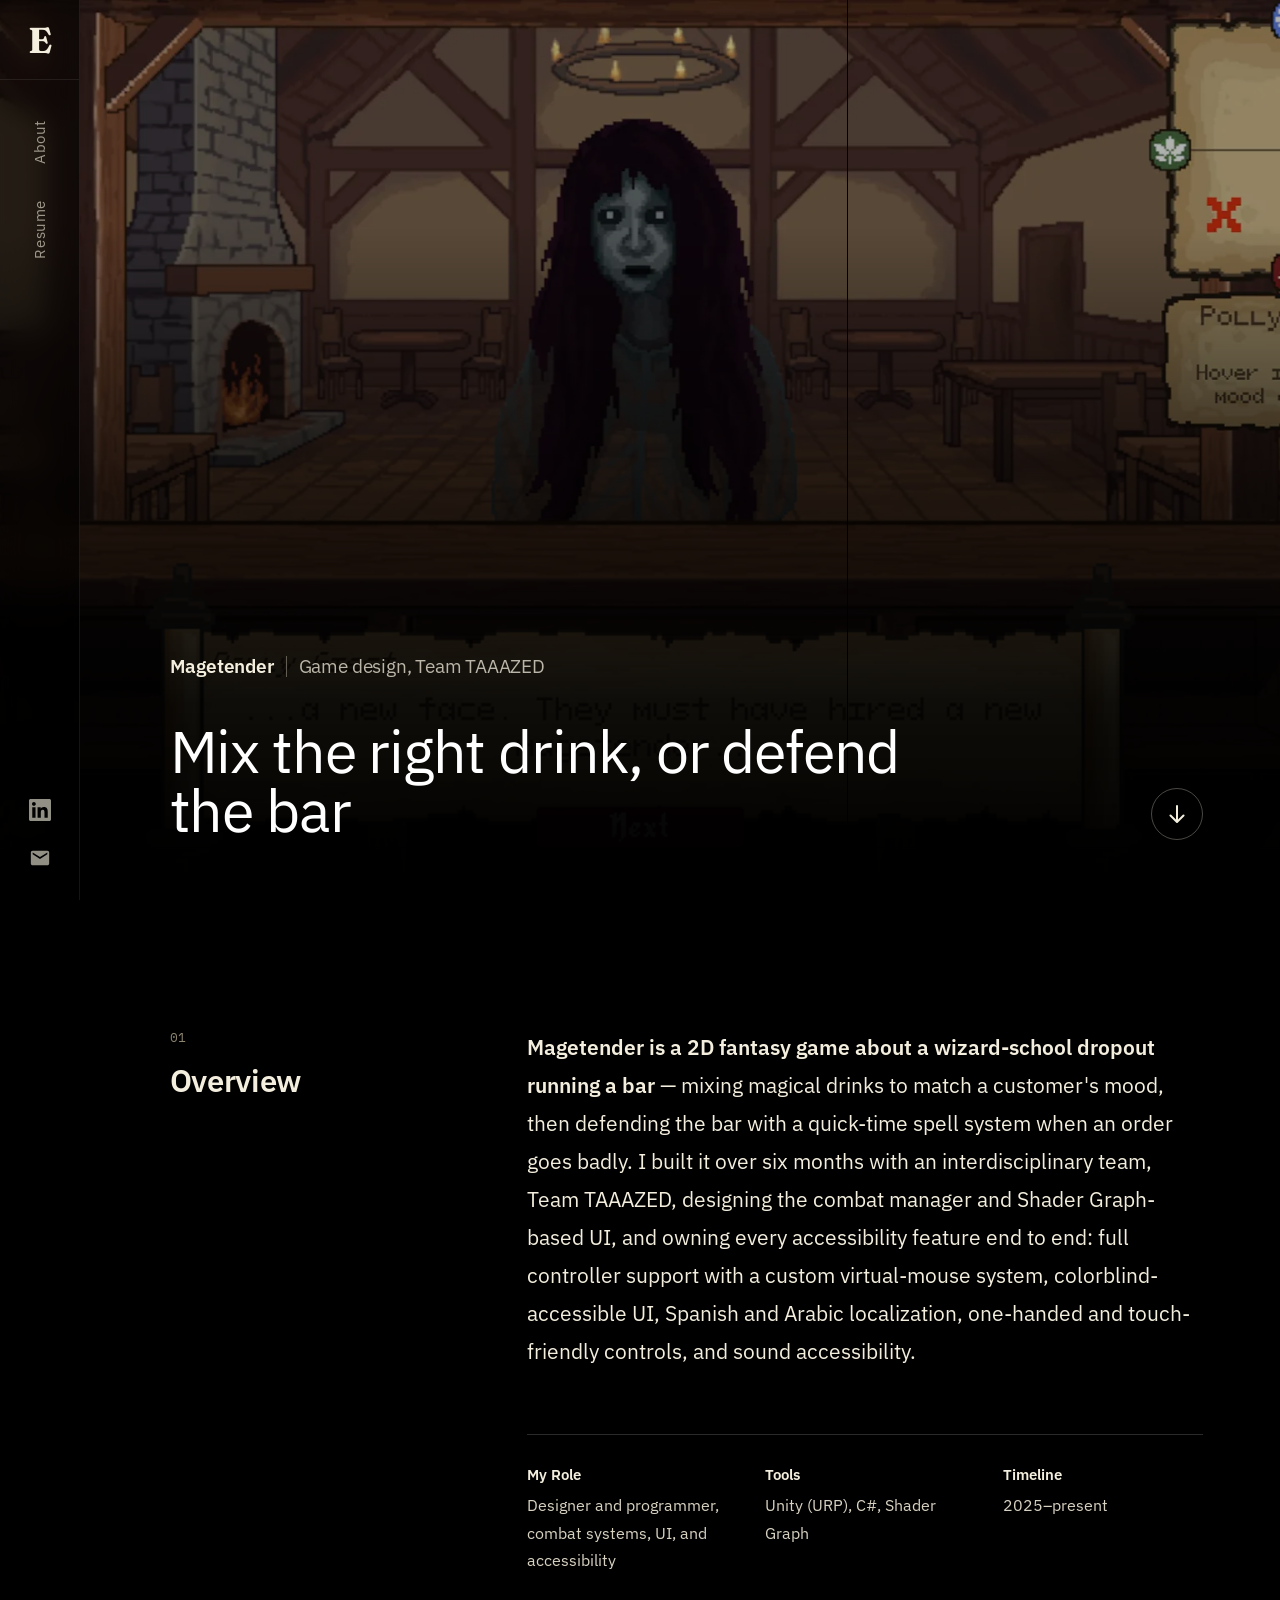
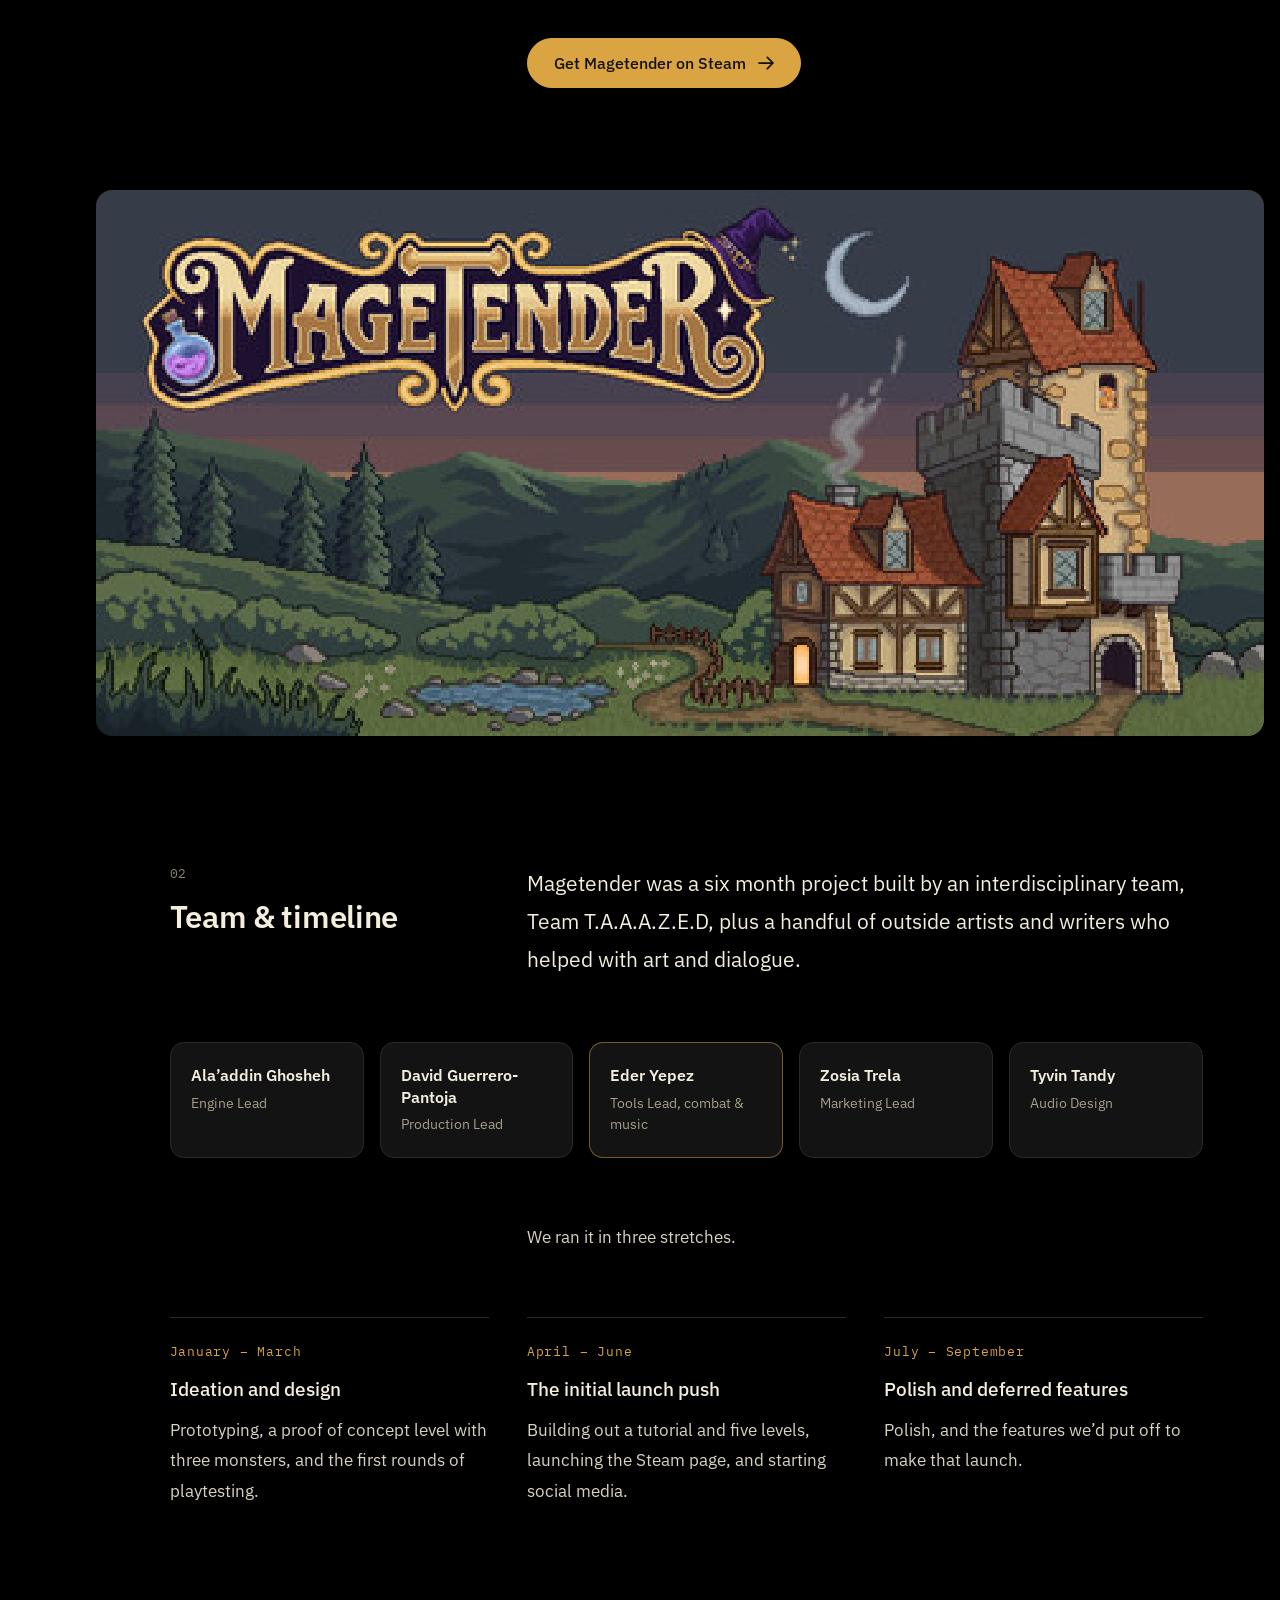
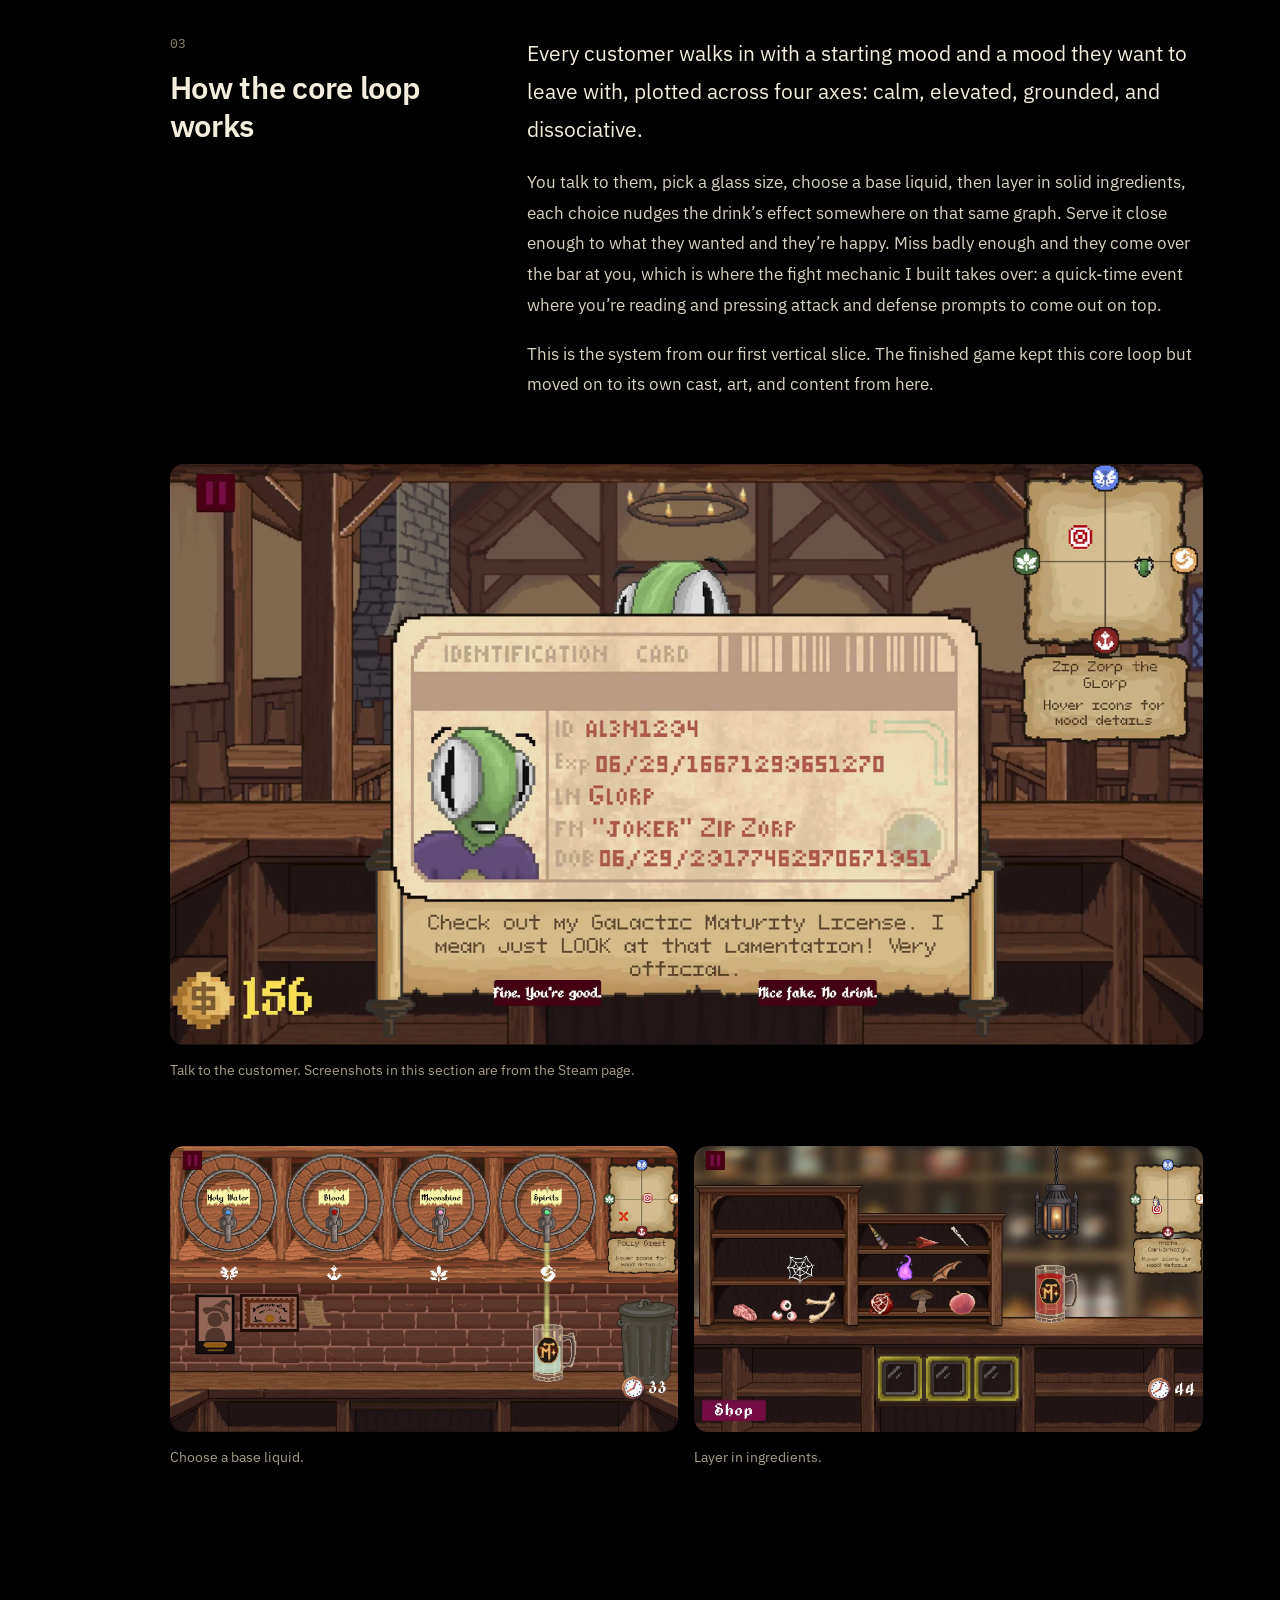
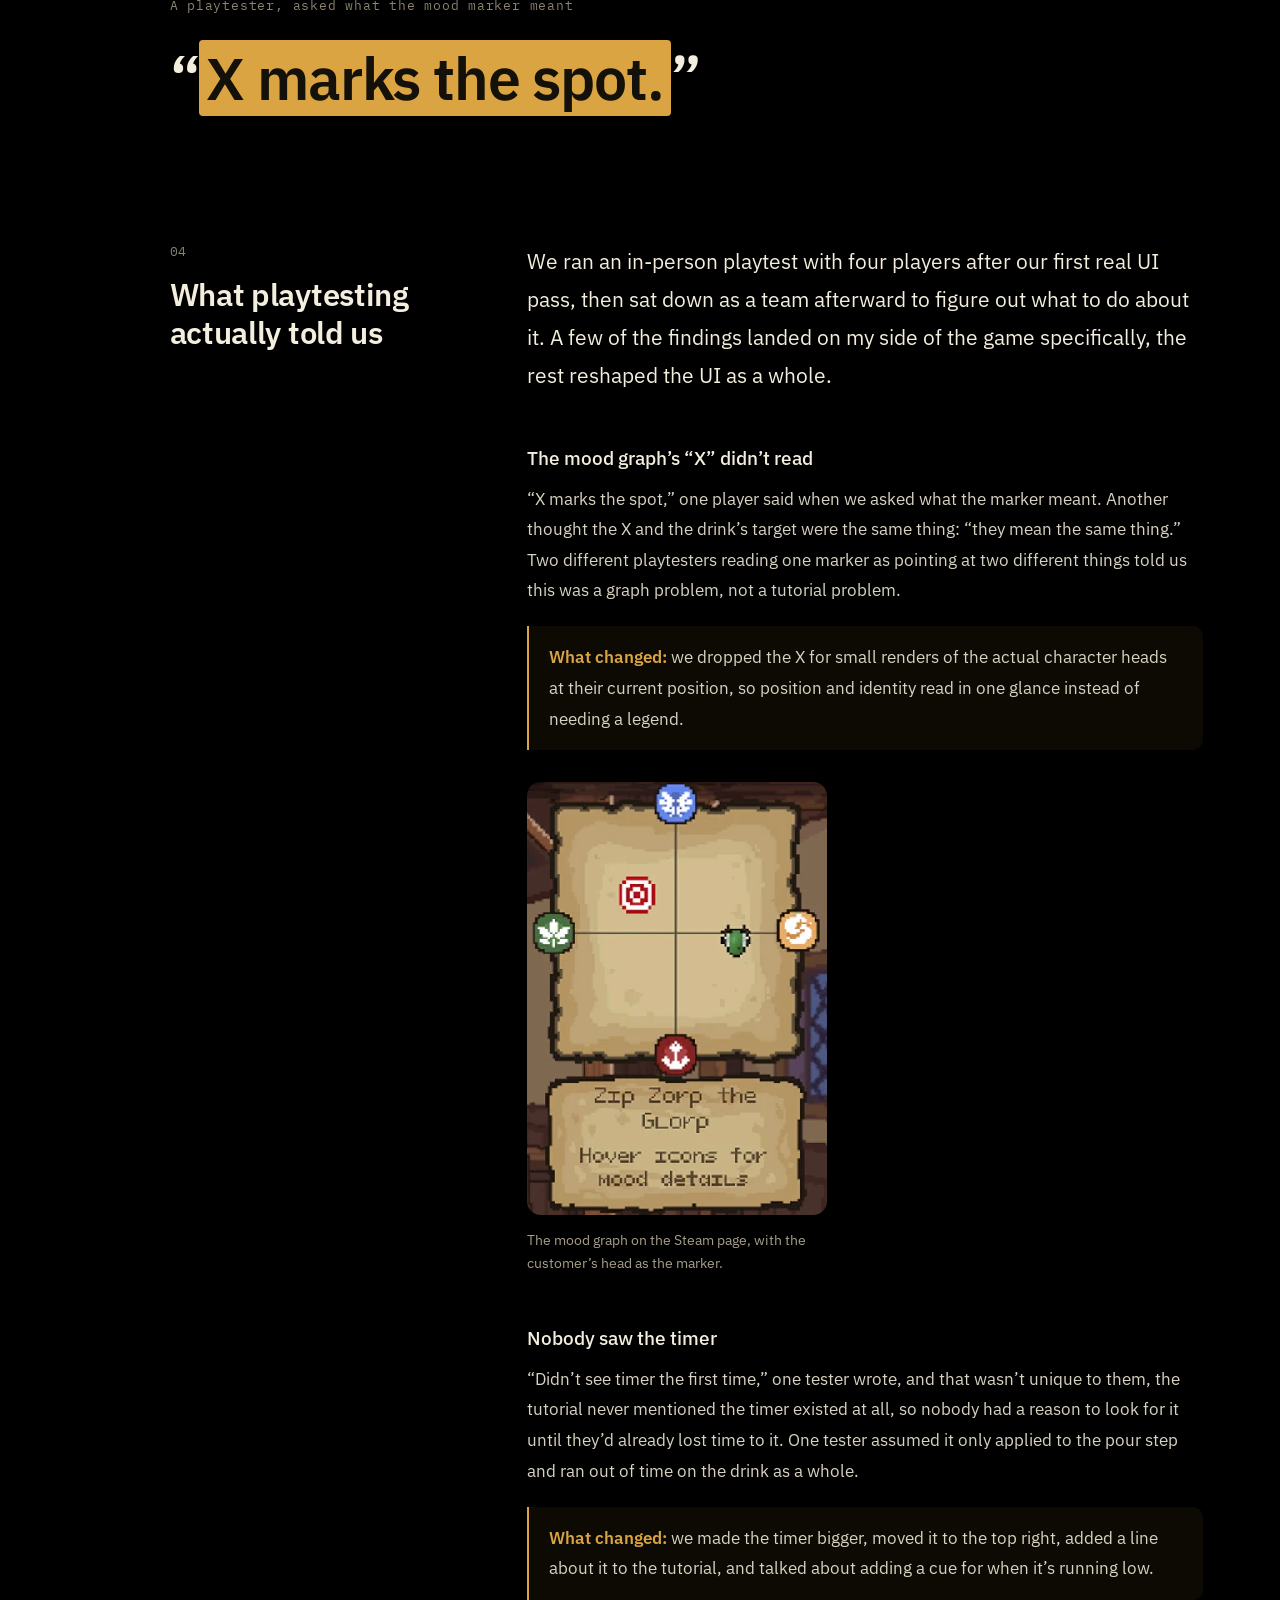
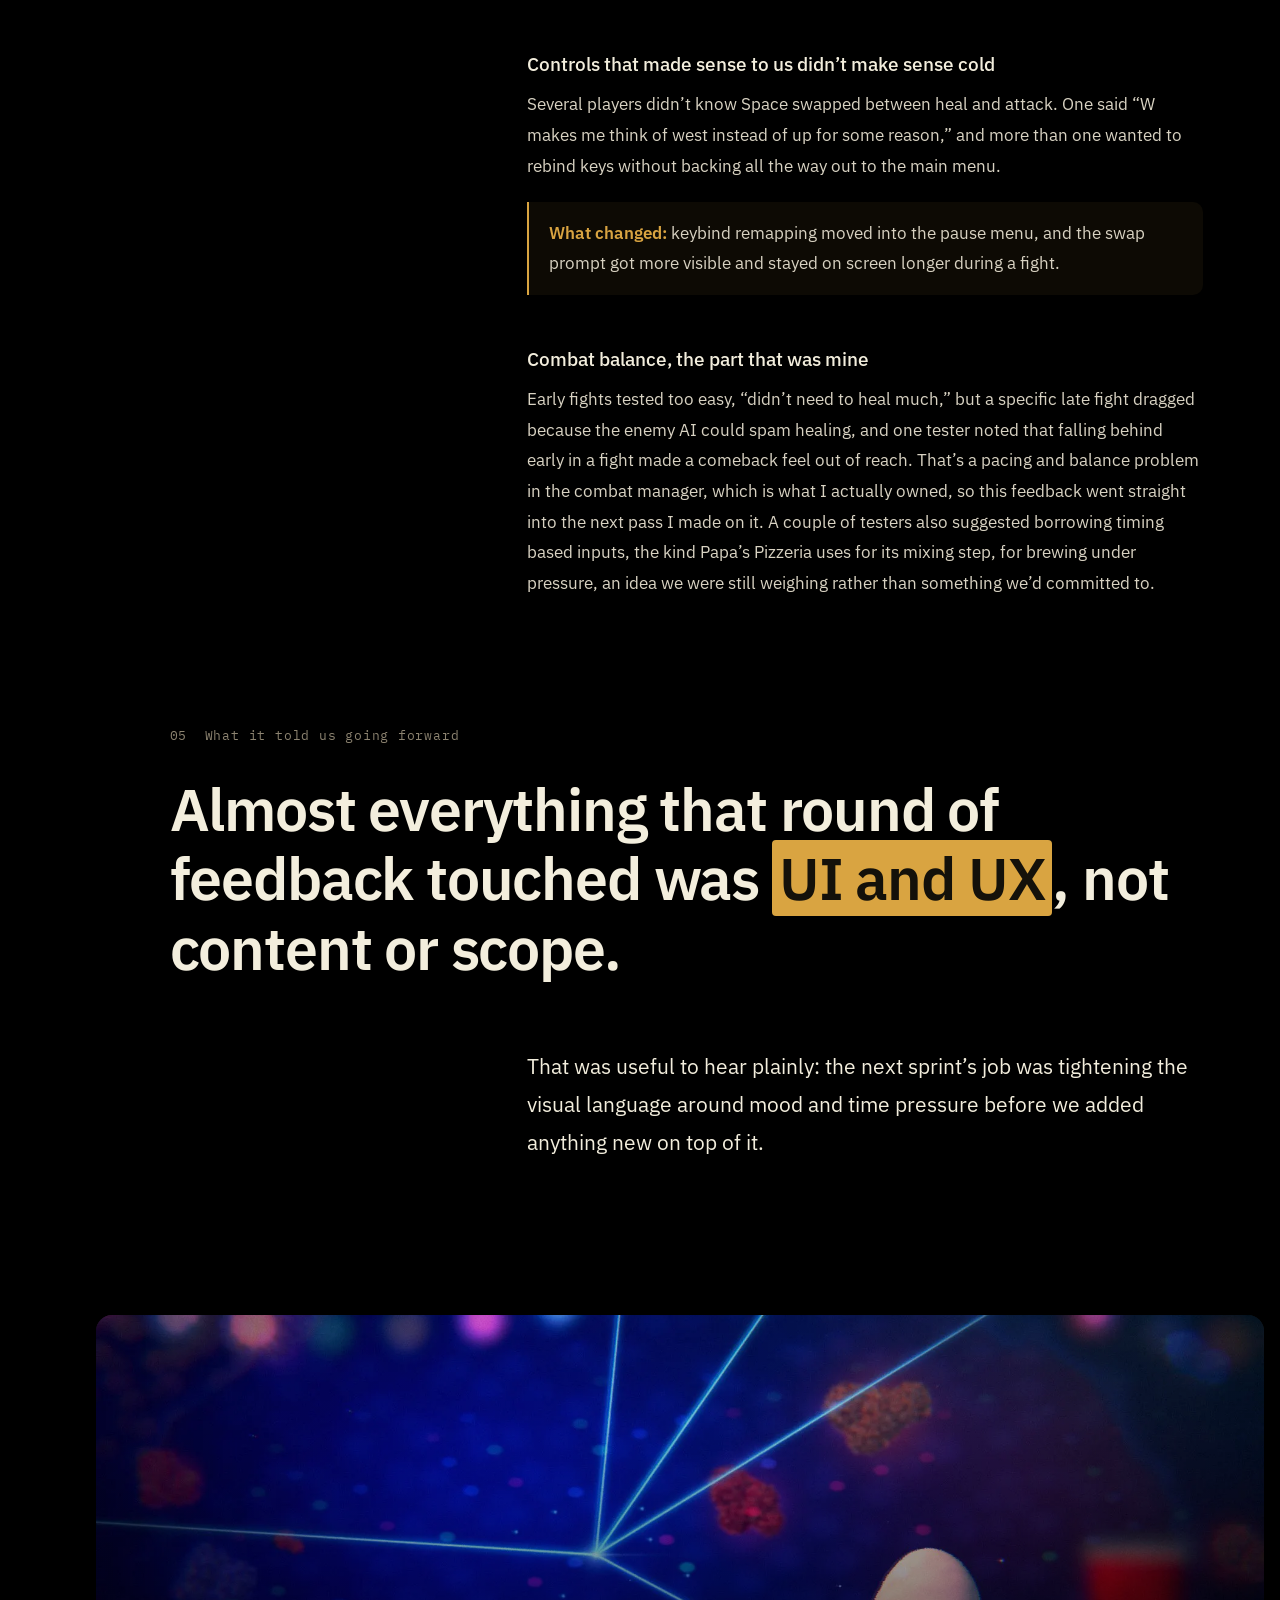
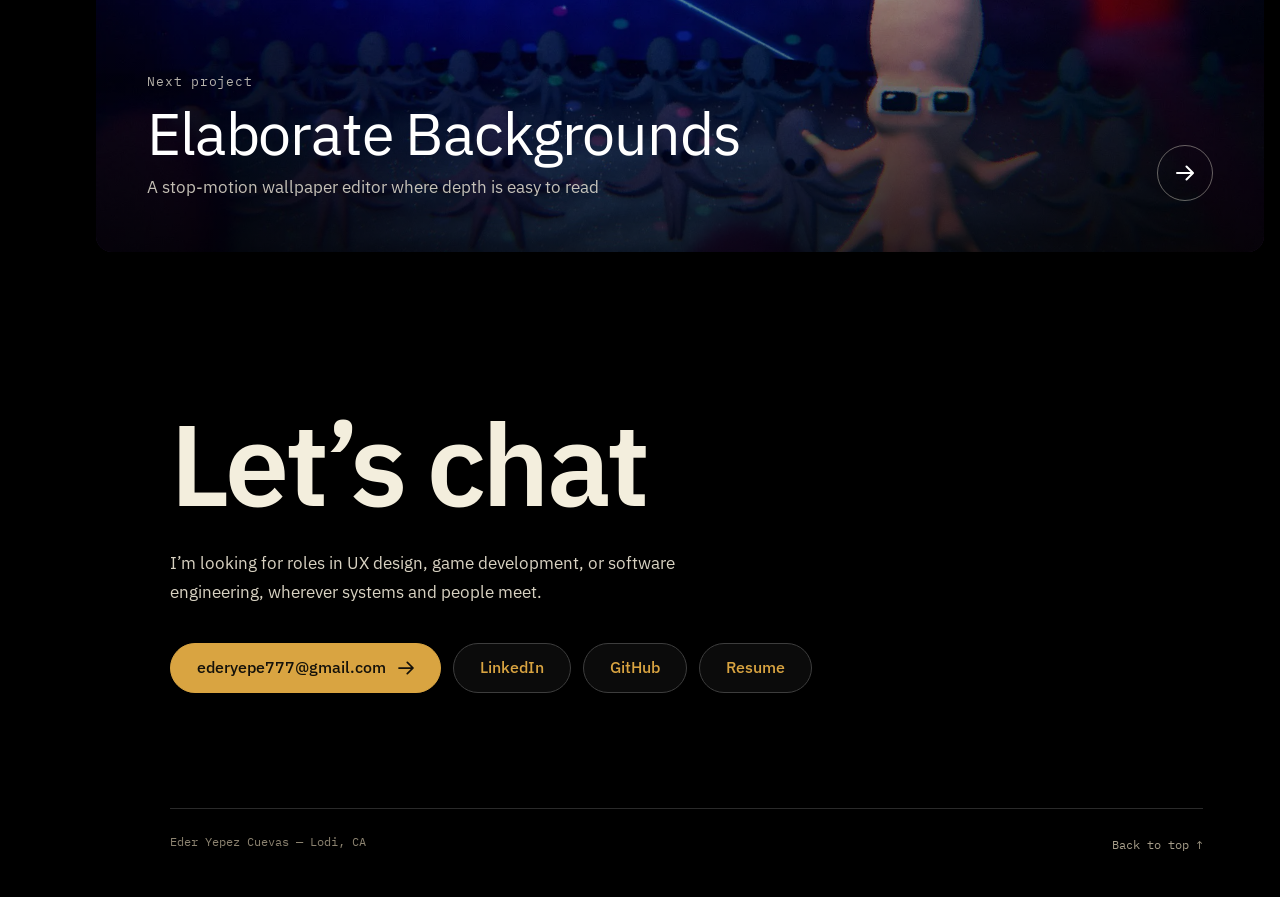
<file: magetender.html>
<!DOCTYPE html>
<html lang="en" class="cs-page">
<head>
<meta charset="UTF-8">
<meta name="viewport" content="width=device-width, initial-scale=1.0">
<title>Magetender — Eder Yepez Cuevas</title>
<meta name="description" content="Magetender: a 2D fantasy bar-management and combat game by Eder Yepez Cuevas.">
<script>document.documentElement.classList.add('js');</script>
<link rel="preconnect" href="https://fonts.googleapis.com">
<link rel="preconnect" href="https://fonts.gstatic.com" crossorigin>
<link href="https://fonts.googleapis.com/css2?family=Fraunces:ital,opsz,wght@0,9..144,500;0,9..144,600;0,9..144,700;1,9..144,500&family=IBM+Plex+Sans:wght@400;500;600&family=IBM+Plex+Mono:wght@400;500&display=swap" rel="stylesheet">
<link rel="icon" href="data:image/svg+xml,%3Csvg xmlns='http://www.w3.org/2000/svg' viewBox='0 0 32 32'%3E%3Crect width='32' height='32' rx='6' fill='%23000000'/%3E%3Ctext x='16' y='23' font-family='Georgia, serif' font-size='19' font-weight='700' fill='%23D9A441' text-anchor='middle'%3EE%3C/text%3E%3C/svg%3E">
<link rel="preload" as="image" href="assets/images/magetender/hero.webp">
<link rel="stylesheet" href="css/style.css">
<link rel="stylesheet" href="css/case-study.css">
</head>
<body>

<a class="skip-link" href="#main-content">Skip to content</a>

<!-- Icon sprite: decorative, referenced via <use> -->
<svg xmlns="http://www.w3.org/2000/svg" style="display:none">
  <defs>
    <symbol id="icon-github" viewBox="0 0 24 24">
      <path d="M12 .297c-6.63 0-12 5.373-12 12 0 5.303 3.438 9.8 8.205 11.385.6.113.82-.258.82-.577 0-.285-.01-1.04-.015-2.04-3.338.724-4.042-1.61-4.042-1.61-.546-1.385-1.333-1.754-1.333-1.754-1.089-.744.084-.729.084-.729 1.205.084 1.84 1.237 1.84 1.237 1.07 1.834 2.807 1.304 3.492.997.108-.775.42-1.305.763-1.605-2.665-.3-5.466-1.332-5.466-5.93 0-1.31.465-2.38 1.235-3.22-.135-.303-.54-1.523.105-3.176 0 0 1.005-.322 3.3 1.23.96-.267 1.98-.399 3-.405 1.02.006 2.04.138 3 .405 2.28-1.552 3.285-1.23 3.285-1.23.645 1.653.24 2.873.12 3.176.765.84 1.23 1.91 1.23 3.22 0 4.61-2.805 5.625-5.475 5.92.42.36.81 1.096.81 2.22 0 1.606-.015 2.896-.015 3.286 0 .315.21.69.825.57C20.565 22.092 24 17.592 24 12.297c0-6.627-5.373-12-12-12"/>
    </symbol>
    <symbol id="icon-linkedin" viewBox="0 0 24 24">
      <path d="M20.447 20.452h-3.554v-5.569c0-1.328-.027-3.037-1.852-3.037-1.853 0-2.136 1.445-2.136 2.939v5.667H9.351V9h3.414v1.561h.046c.477-.9 1.637-1.85 3.37-1.85 3.601 0 4.267 2.37 4.267 5.455v6.286zM5.337 7.433c-1.144 0-2.063-.926-2.063-2.065 0-1.138.92-2.063 2.063-2.063 1.14 0 2.064.925 2.064 2.063 0 1.139-.925 2.065-2.064 2.065zm1.782 13.019H3.555V9h3.564v11.452zM22.225 0H1.771C.792 0 0 .774 0 1.729v20.542C0 23.227.792 24 1.771 24h20.451C23.2 24 24 23.227 24 22.271V1.729C24 .774 23.2 0 22.222 0h.003z"/>
    </symbol>
    <symbol id="icon-email" viewBox="0 0 24 24">
      <path d="M20 4H4c-1.1 0-1.99.9-1.99 2L2 18c0 1.1.9 2 2 2h16c1.1 0 2-.9 2-2V6c0-1.1-.9-2-2-2zm0 4-8 5-8-5V6l8 5 8-5z"/>
    </symbol>
    <symbol id="icon-arrow" viewBox="0 0 18 16">
      <path d="M10.5 1.5 17 8l-6.5 6.5M16.5 8H1" fill="none" stroke="currentColor" stroke-width="2" stroke-linecap="round" stroke-linejoin="round"/>
    </symbol>
    <symbol id="icon-arrow-down" viewBox="0 0 16 18">
      <path d="M1.5 10.5 8 17l6.5-6.5M8 16.5V1" fill="none" stroke="currentColor" stroke-width="2" stroke-linecap="round" stroke-linejoin="round"/>
    </symbol>
  </defs>
</svg>

<header class="rail">
  <a class="rail-logo" href="index.html" aria-label="Eder Yepez Cuevas, home">E</a>
  <nav class="rail-nav" aria-label="Primary">
    <a class="rail-link" href="index.html#about">About</a>
    <a class="rail-link" href="assets/resume.pdf">Resume</a>
  </nav>
  <div class="rail-social">
    <a class="rail-icon" href="https://linkedin.com/in/eder-yepez-cuevas-260156210" aria-label="LinkedIn">
      <svg aria-hidden="true"><use href="#icon-linkedin"></use></svg>
    </a>
    <a class="rail-icon" href="mailto:ederyepe777@gmail.com" aria-label="Email">
      <svg aria-hidden="true"><use href="#icon-email"></use></svg>
    </a>
  </div>
</header>

<main id="main-content" tabindex="-1">

  <!-- ===== Hero ===== -->
  <section class="cs-hero" style="--hero-pos: 50% 35%">
    <figure class="cs-hero-media">
      <img src="assets/images/magetender/hero.webp" alt="" width="1920" height="1080" fetchpriority="high">
    </figure>
    <div class="cs-hero-text">
      <div class="cs-hero-inner">
        <p class="cs-hero-mark">
          Magetender
          <span class="cs-hero-mark-sep" aria-hidden="true"></span>
          <span class="cs-hero-mark-sub">Game design, Team TAAAZED</span>
        </p>
        <h1 class="cs-hero-title">Mix the right drink, or defend the bar</h1>
      </div>
    </div>
    <a class="cs-hero-arrow" href="#overview" aria-label="Skip to the overview">
      <span class="cs-hero-arrow-icon"><svg aria-hidden="true"><use href="#icon-arrow-down"></use></svg></span>
    </a>
  </section>

  <!-- ===== 01 Overview ===== -->
  <section class="cs-section" id="overview">
    <div class="cs-grid">
      <div class="cs-head">
        <span class="cs-index">01</span>
        <h2 class="cs-h2">Overview</h2>
      </div>
      <div class="cs-body" data-reveal="slide">
        <p class="cs-lead"><strong>Magetender is a 2D fantasy game about a wizard-school dropout running a bar</strong> — mixing magical drinks to match a customer's mood, then defending the bar with a quick-time spell system when an order goes badly. I built it over six months with an interdisciplinary team, Team TAAAZED, designing the combat manager and Shader Graph-based UI, and owning every accessibility feature end to end: full controller support with a custom virtual-mouse system, colorblind-accessible UI, Spanish and Arabic localization, one-handed and touch-friendly controls, and sound accessibility.</p>
      </div>
      <dl class="cs-meta">
        <div data-reveal="rise">
          <dt>My Role</dt>
          <dd>Designer and programmer, combat systems, UI, and accessibility</dd>
        </div>
        <div data-reveal="rise">
          <dt>Tools</dt>
          <dd>Unity (URP), C#, Shader Graph</dd>
        </div>
        <div data-reveal="rise">
          <dt>Timeline</dt>
          <dd>2025&ndash;present</dd>
        </div>
      </dl>
      <div class="cs-actions">
        <a class="cs-button cs-button--solid" href="https://store.steampowered.com/app/4709570/MageTender/">Get Magetender on Steam <svg aria-hidden="true"><use href="#icon-arrow"></use></svg></a>
      </div>
    </div>
  </section>

  <div class="cs-band is-pixel" data-reveal="fade">
    <img src="assets/images/MagetenderCover.jpg" alt="Magetender cover art: a pixel-art wizard's tavern and tower at dusk" width="460" height="215" loading="lazy">
  </div>

  <!-- ===== 02 Team & timeline ===== -->
  <section class="cs-section">
    <div class="cs-grid">
      <div class="cs-head">
        <span class="cs-index">02</span>
        <h2 class="cs-h2">Team &amp; timeline</h2>
      </div>
      <div class="cs-body" data-reveal="slide">
        <p class="cs-lead">Magetender was a six month project built by an interdisciplinary team, Team T.A.A.A.Z.E.D, plus a handful of outside artists and writers who helped with art and dialogue.</p>
      </div>

      <ul class="cs-team">
        <li data-reveal="rise"><strong>Ala&rsquo;addin Ghosheh</strong><span>Engine Lead</span></li>
        <li data-reveal="rise"><strong>David Guerrero-Pantoja</strong><span>Production Lead</span></li>
        <li class="is-me" data-reveal="rise"><strong>Eder Yepez</strong><span>Tools Lead, combat &amp; music</span></li>
        <li data-reveal="rise"><strong>Zosia Trela</strong><span>Marketing Lead</span></li>
        <li data-reveal="rise"><strong>Tyvin Tandy</strong><span>Audio Design</span></li>
      </ul>

      <div class="cs-body" data-reveal="slide">
        <p>We ran it in three stretches.</p>
      </div>

      <div class="cs-cols">
        <div class="cs-col" data-reveal="rise">
          <span class="cs-col-kicker">January &ndash; March</span>
          <h3>Ideation and design</h3>
          <p>Prototyping, a proof of concept level with three monsters, and the first rounds of playtesting.</p>
        </div>
        <div class="cs-col" data-reveal="rise">
          <span class="cs-col-kicker">April &ndash; June</span>
          <h3>The initial launch push</h3>
          <p>Building out a tutorial and five levels, launching the Steam page, and starting social media.</p>
        </div>
        <div class="cs-col" data-reveal="rise">
          <span class="cs-col-kicker">July &ndash; September</span>
          <h3>Polish and deferred features</h3>
          <p>Polish, and the features we&rsquo;d put off to make that launch.</p>
        </div>
      </div>
    </div>
  </section>

  <!-- ===== 03 Core loop ===== -->
  <section class="cs-section">
    <div class="cs-grid">
      <div class="cs-head">
        <span class="cs-index">03</span>
        <h2 class="cs-h2">How the core loop works</h2>
      </div>
      <div class="cs-body" data-reveal="slide">
        <p class="cs-lead">Every customer walks in with a starting mood and a mood they want to leave with, plotted across four axes: calm, elevated, grounded, and dissociative.</p>
        <p>You talk to them, pick a glass size, choose a base liquid, then layer in solid ingredients, each choice nudges the drink&rsquo;s effect somewhere on that same graph. Serve it close enough to what they wanted and they&rsquo;re happy. Miss badly enough and they come over the bar at you, which is where the fight mechanic I built takes over: a quick-time event where you&rsquo;re reading and pressing attack and defense prompts to come out on top.</p>
        <p>This is the system from our first vertical slice. The finished game kept this core loop but moved on to its own cast, art, and content from here.</p>
      </div>

      <figure class="cs-figure cs-wide" data-reveal="fade">
        <img src="assets/images/magetender/customer.webp" alt="A green, one-eyed alien customer holding up an ID card at the bar, with buttons to accept it or call it a fake, and the mood graph in the top right corner" width="1920" height="1080" loading="lazy">
        <figcaption>Talk to the customer. Screenshots in this section are from the Steam page.</figcaption>
      </figure>

      <div class="cs-pair cs-wide">
        <figure class="cs-figure" data-reveal="fade">
          <img src="assets/images/magetender/taps.webp" alt="Four barrel taps labeled Holy Water, Blood, Moonshine and Spirits, each with a mood icon, pouring into a glass" width="1920" height="1080" loading="lazy">
          <figcaption>Choose a base liquid.</figcaption>
        </figure>
        <figure class="cs-figure" data-reveal="fade">
          <img src="assets/images/magetender/shelves.webp" alt="Shelves of ingredients such as eyeballs, a pomegranate, a mushroom and a purple flame, beside a full mug, with three empty ingredient slots below" width="1920" height="1080" loading="lazy">
          <figcaption>Layer in ingredients.</figcaption>
        </figure>
      </div>
    </div>
  </section>

  <!-- ===== Statement ===== -->
  <section class="cs-section">
    <div class="cs-grid">
      <div class="cs-wide" data-reveal="slide">
        <span class="cs-statement-label">A playtester, asked what the mood marker meant</span>
        <p class="cs-statement-text">&ldquo;<span class="cs-hl">X marks the spot.</span>&rdquo;</p>
      </div>
    </div>
  </section>

  <!-- ===== 04 Playtesting ===== -->
  <section class="cs-section">
    <div class="cs-grid">
      <div class="cs-head">
        <span class="cs-index">04</span>
        <h2 class="cs-h2">What playtesting actually told us</h2>
      </div>
      <div class="cs-body">
        <p class="cs-lead" data-reveal="slide">We ran an in-person playtest with four players after our first real UI pass, then sat down as a team afterward to figure out what to do about it. A few of the findings landed on my side of the game specifically, the rest reshaped the UI as a whole.</p>

        <div data-reveal="slide">
          <h3>The mood graph&rsquo;s &ldquo;X&rdquo; didn&rsquo;t read</h3>
          <p>&ldquo;X marks the spot,&rdquo; one player said when we asked what the marker meant. Another thought the X and the drink&rsquo;s target were the same thing: &ldquo;they mean the same thing.&rdquo; Two different playtesters reading one marker as pointing at two different things told us this was a graph problem, not a tutorial problem.</p>
          <p class="cs-change"><strong>What changed:</strong> we dropped the X for small renders of the actual character heads at their current position, so position and identity read in one glance instead of needing a legend.</p>
          <figure class="cs-figure cs-figure--inline is-pixel" style="max-width: 300px">
            <img src="assets/images/magetender/mood-graph.webp" alt="The mood graph: four mood icons on the axes, a red and white target, and a small render of the customer's green head marking their current mood" width="360" height="520" loading="lazy">
            <figcaption>The mood graph on the Steam page, with the customer&rsquo;s head as the marker.</figcaption>
          </figure>
        </div>

        <div data-reveal="slide">
          <h3>Nobody saw the timer</h3>
          <p>&ldquo;Didn&rsquo;t see timer the first time,&rdquo; one tester wrote, and that wasn&rsquo;t unique to them, the tutorial never mentioned the timer existed at all, so nobody had a reason to look for it until they&rsquo;d already lost time to it. One tester assumed it only applied to the pour step and ran out of time on the drink as a whole.</p>
          <p class="cs-change"><strong>What changed:</strong> we made the timer bigger, moved it to the top right, added a line about it to the tutorial, and talked about adding a cue for when it&rsquo;s running low.</p>
        </div>

        <div data-reveal="slide">
          <h3>Controls that made sense to us didn&rsquo;t make sense cold</h3>
          <p>Several players didn&rsquo;t know Space swapped between heal and attack. One said &ldquo;W makes me think of west instead of up for some reason,&rdquo; and more than one wanted to rebind keys without backing all the way out to the main menu.</p>
          <p class="cs-change"><strong>What changed:</strong> keybind remapping moved into the pause menu, and the swap prompt got more visible and stayed on screen longer during a fight.</p>
        </div>

        <div data-reveal="slide">
          <h3>Combat balance, the part that was mine</h3>
          <p>Early fights tested too easy, &ldquo;didn&rsquo;t need to heal much,&rdquo; but a specific late fight dragged because the enemy AI could spam healing, and one tester noted that falling behind early in a fight made a comeback feel out of reach. That&rsquo;s a pacing and balance problem in the combat manager, which is what I actually owned, so this feedback went straight into the next pass I made on it. A couple of testers also suggested borrowing timing based inputs, the kind Papa&rsquo;s Pizzeria uses for its mixing step, for brewing under pressure, an idea we were still weighing rather than something we&rsquo;d committed to.</p>
        </div>
      </div>
    </div>
  </section>

  <!-- ===== 05 Going forward ===== -->
  <section class="cs-section">
    <div class="cs-grid">
      <div class="cs-wide" data-reveal="slide">
        <span class="cs-statement-label">05 &nbsp;What it told us going forward</span>
        <p class="cs-statement-text">Almost everything that round of feedback touched was <span class="cs-hl">UI and UX</span>, not content or scope.</p>
      </div>
      <div class="cs-body" data-reveal="slide">
        <p class="cs-lead">That was useful to hear plainly: the next sprint&rsquo;s job was tightening the visual language around mood and time pressure before we added anything new on top of it.</p>
      </div>
    </div>
  </section>

  <!-- ===== Next project ===== -->
  <section class="cs-next" aria-label="Next project">
    <a class="cs-next-card" href="elaborate-backgrounds.html" data-reveal="fade">
      <img src="assets/images/elaborate-backgrounds/reef-rave.webp" alt="" width="1920" height="1080" loading="lazy">
      <span>
        <span class="cs-next-kicker">Next project</span>
        <span class="cs-next-title">Elaborate Backgrounds</span>
        <span class="cs-next-sub">A stop-motion wallpaper editor where depth is easy to read</span>
      </span>
      <span class="cs-next-arrow" aria-hidden="true"><svg><use href="#icon-arrow"></use></svg></span>
    </a>
  </section>

</main>

<footer class="cs-footer" id="contact">
  <div class="cs-footer-inner">
    <h2 class="cs-chat">Let&rsquo;s chat</h2>
    <p class="cs-footer-text">I&rsquo;m looking for roles in UX design, game development, or software engineering, wherever systems and people meet.</p>
    <div class="cs-actions">
      <a class="cs-button cs-button--solid" href="mailto:ederyepe777@gmail.com">ederyepe777@gmail.com <svg aria-hidden="true"><use href="#icon-arrow"></use></svg></a>
      <a class="cs-button" href="https://linkedin.com/in/eder-yepez-cuevas-260156210">LinkedIn</a>
      <a class="cs-button" href="https://github.com/ederyc">GitHub</a>
      <a class="cs-button" href="assets/resume.pdf">Resume</a>
    </div>
    <div class="cs-footer-fine">
      <span>Eder Yepez Cuevas — Lodi, CA</span>
      <a href="#main-content">Back to top &uarr;</a>
    </div>
  </div>
</footer>

<script src="js/project.js"></script>
</body>
</html>
</file>
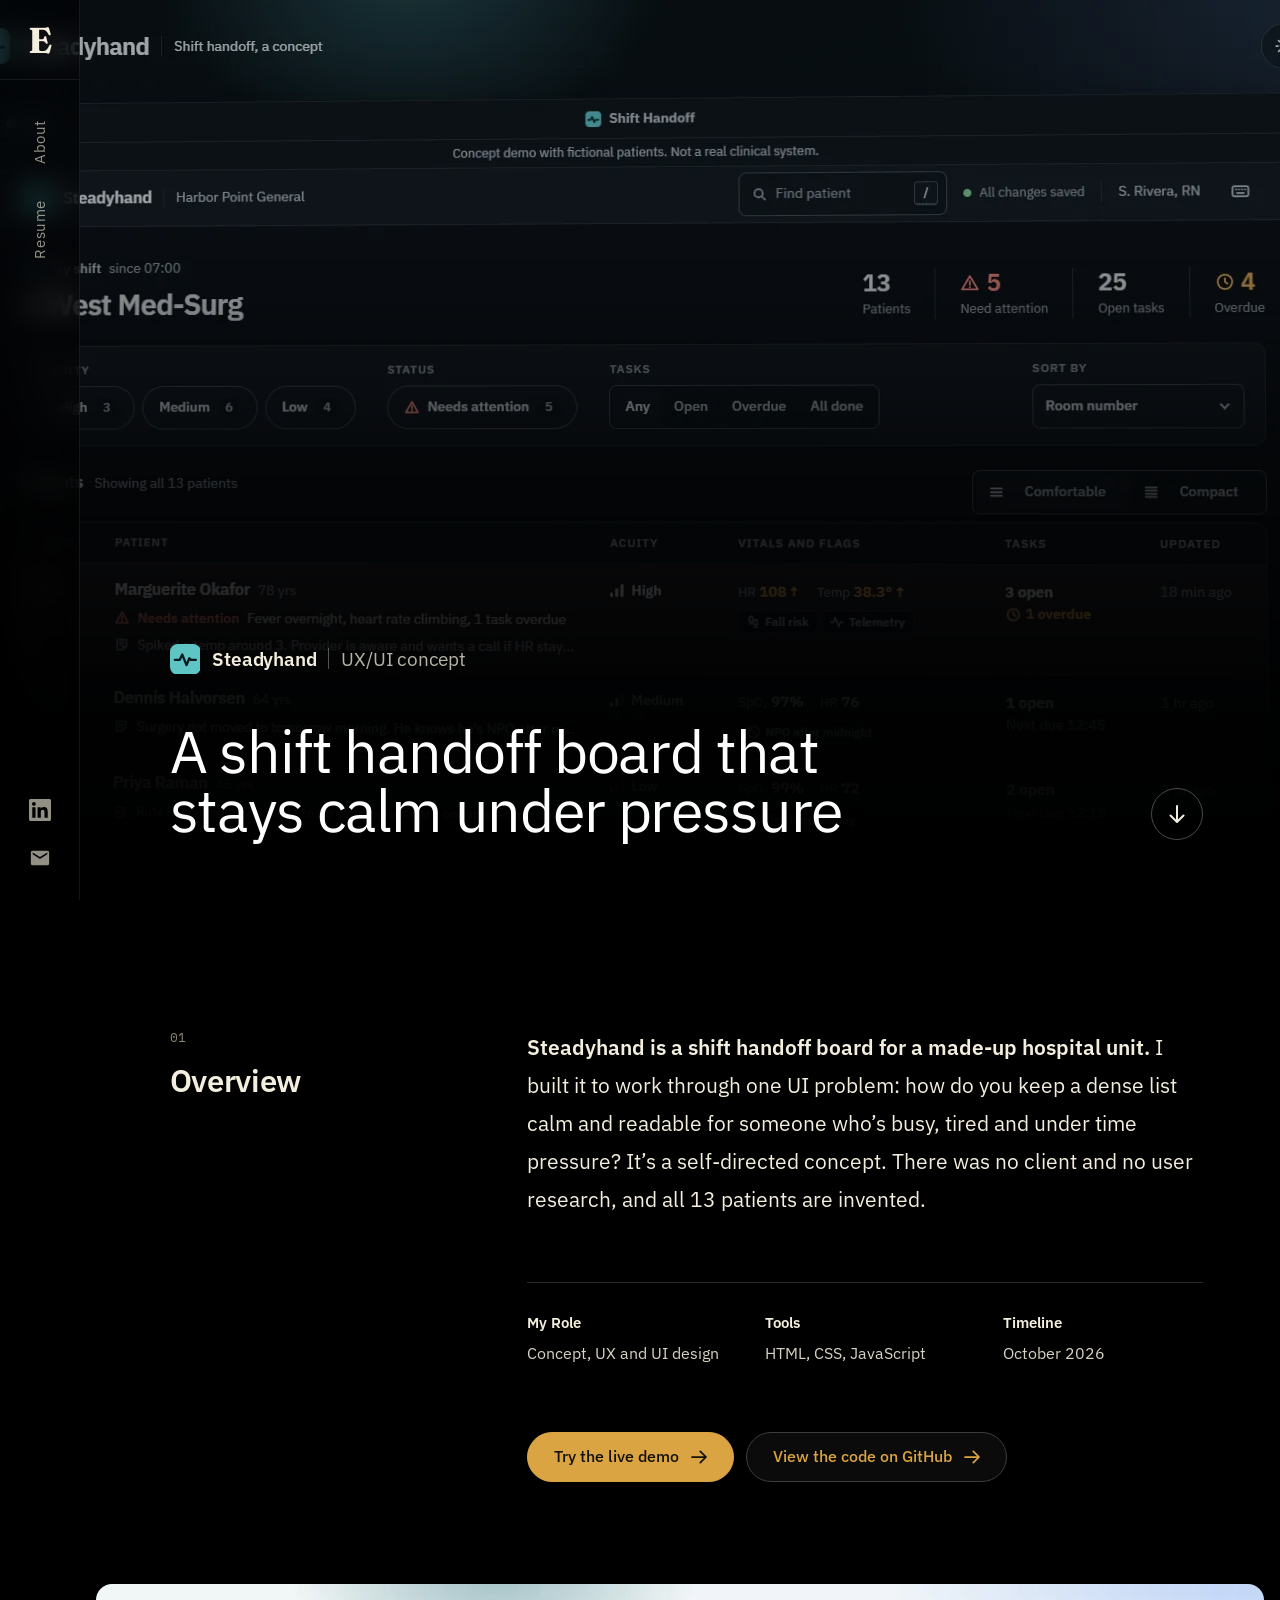
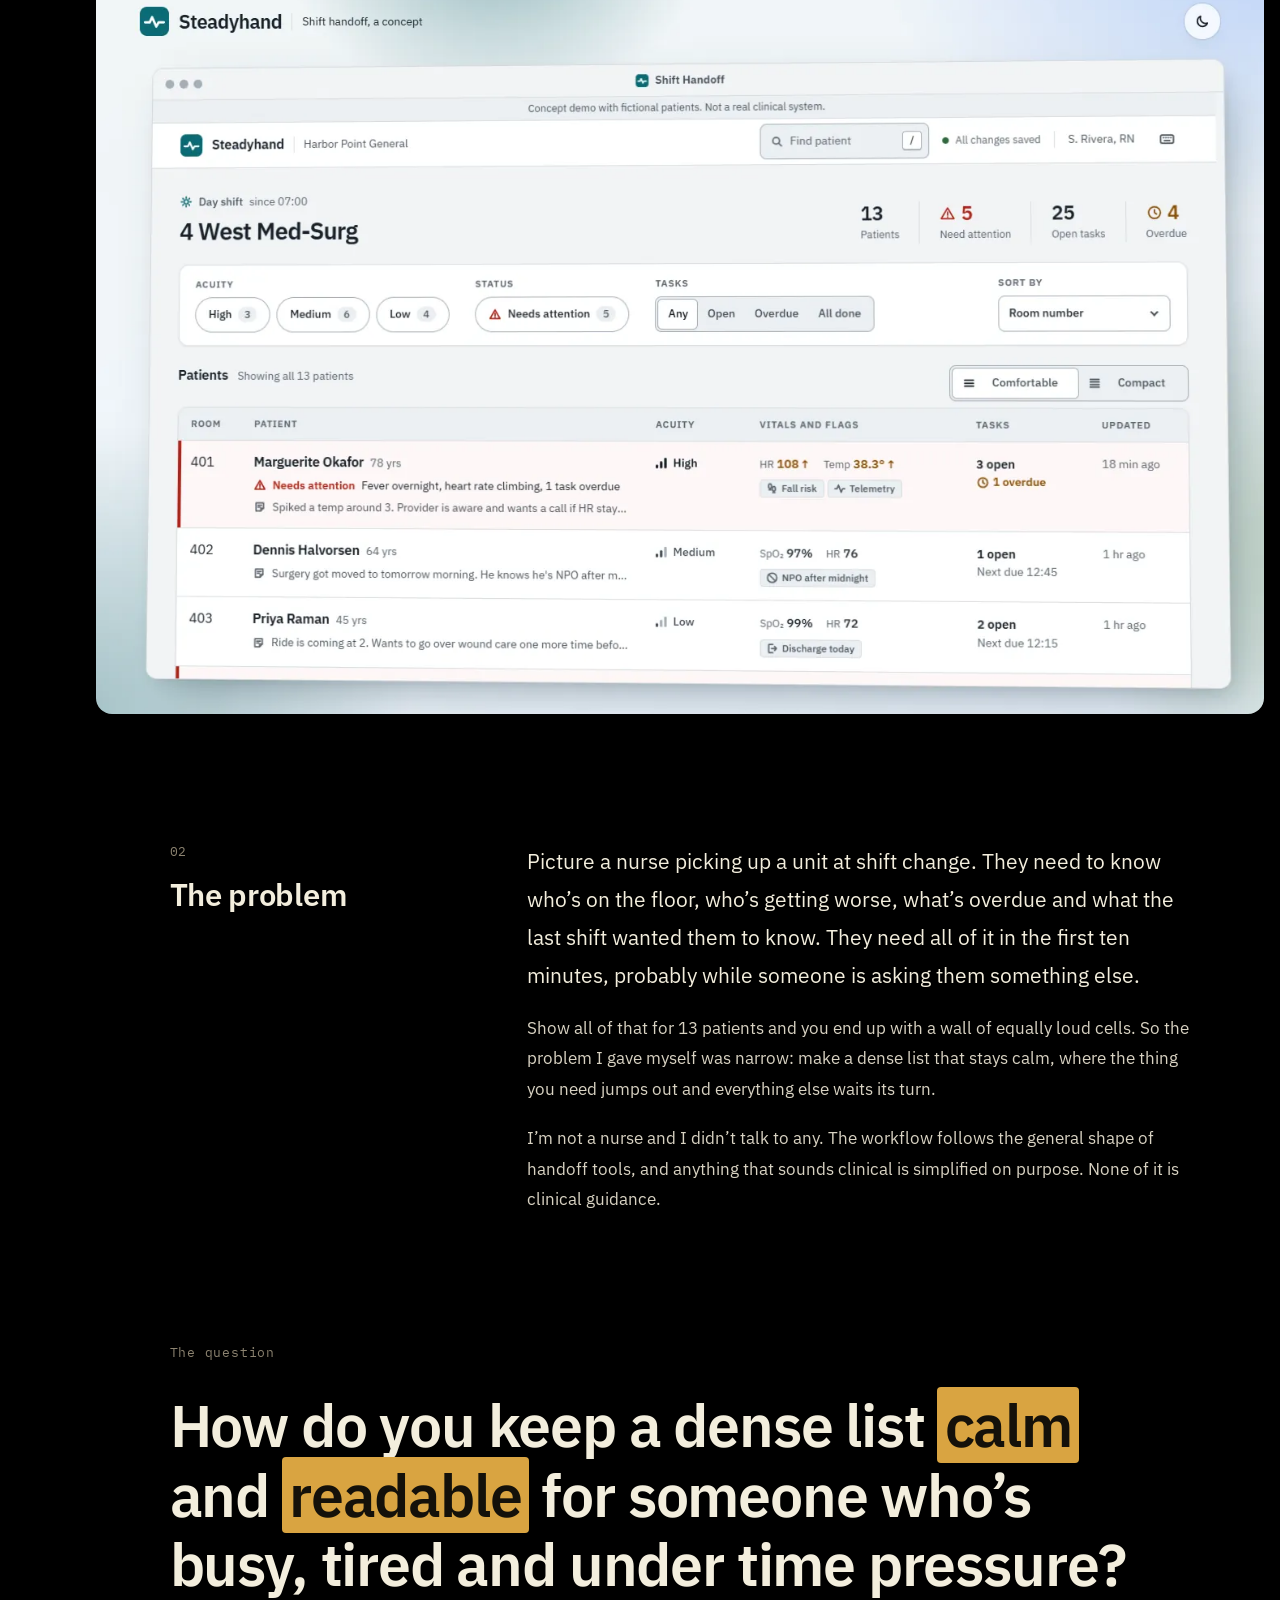
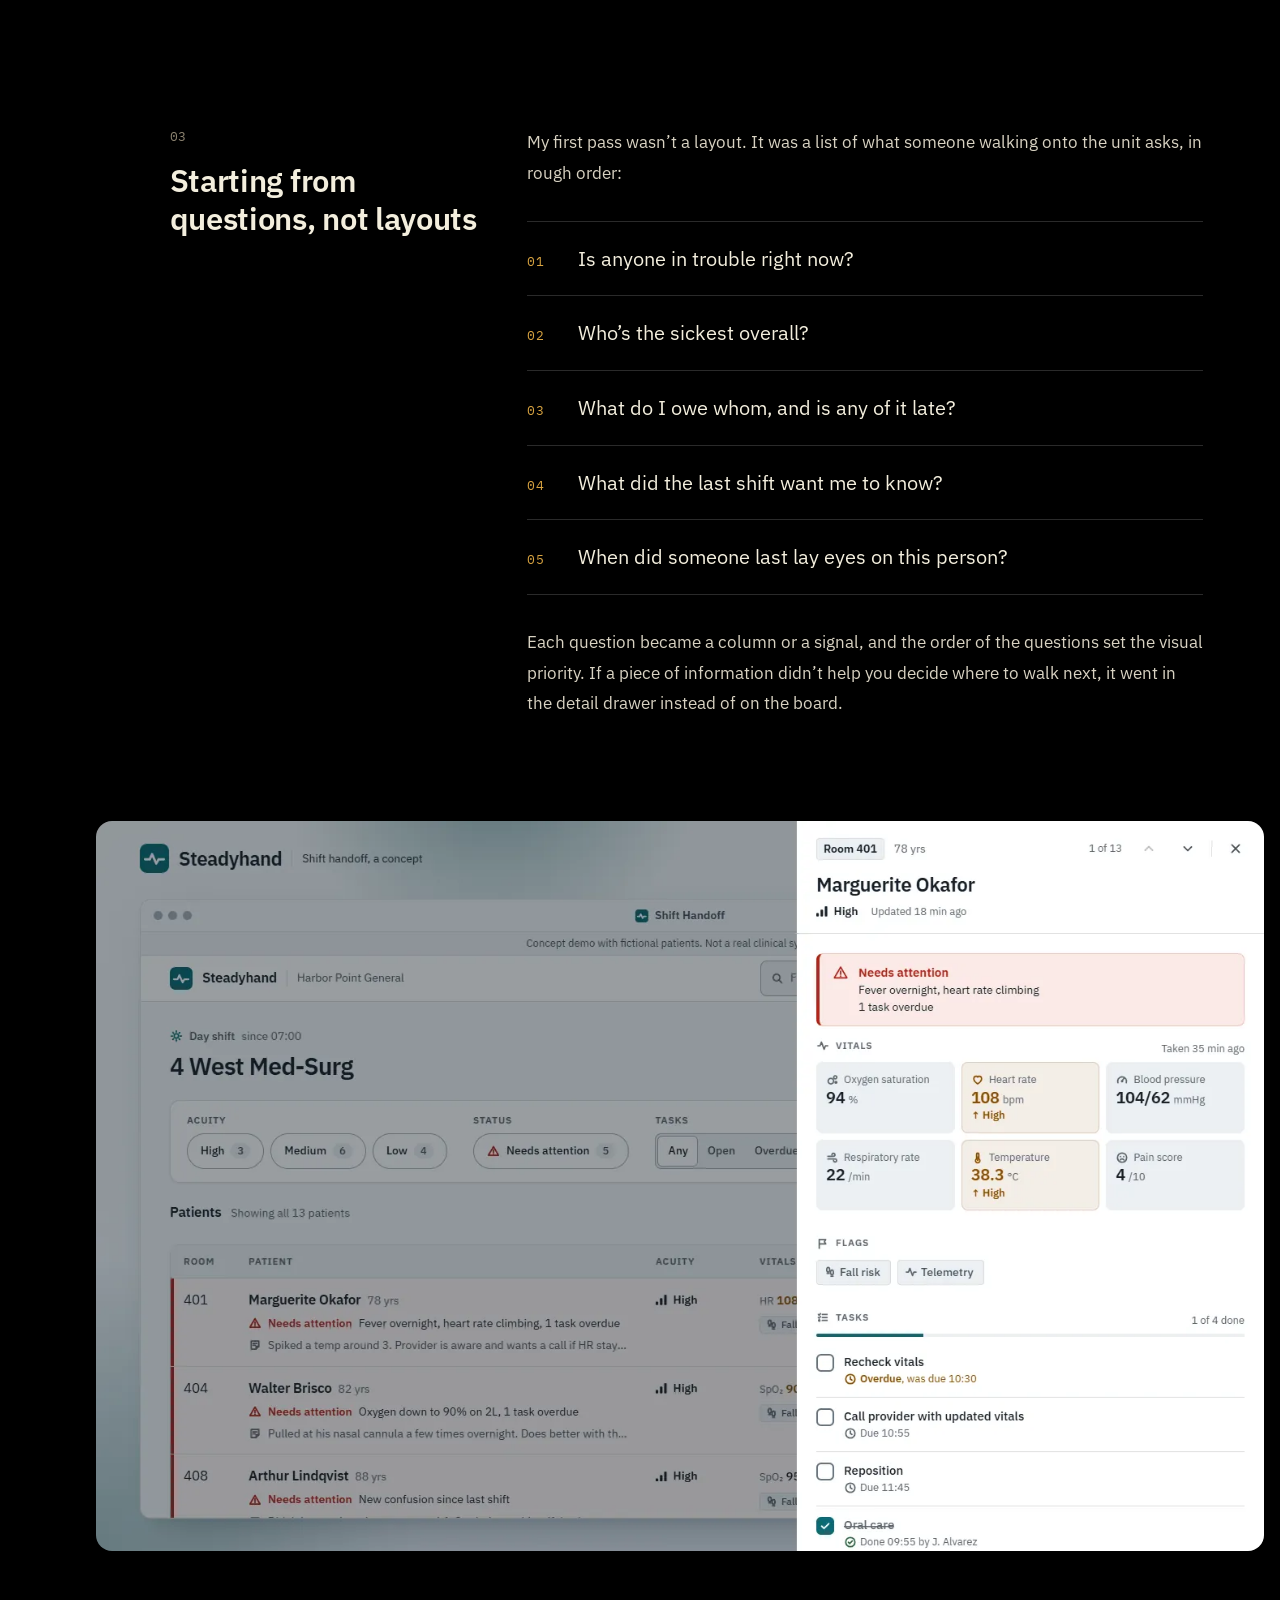
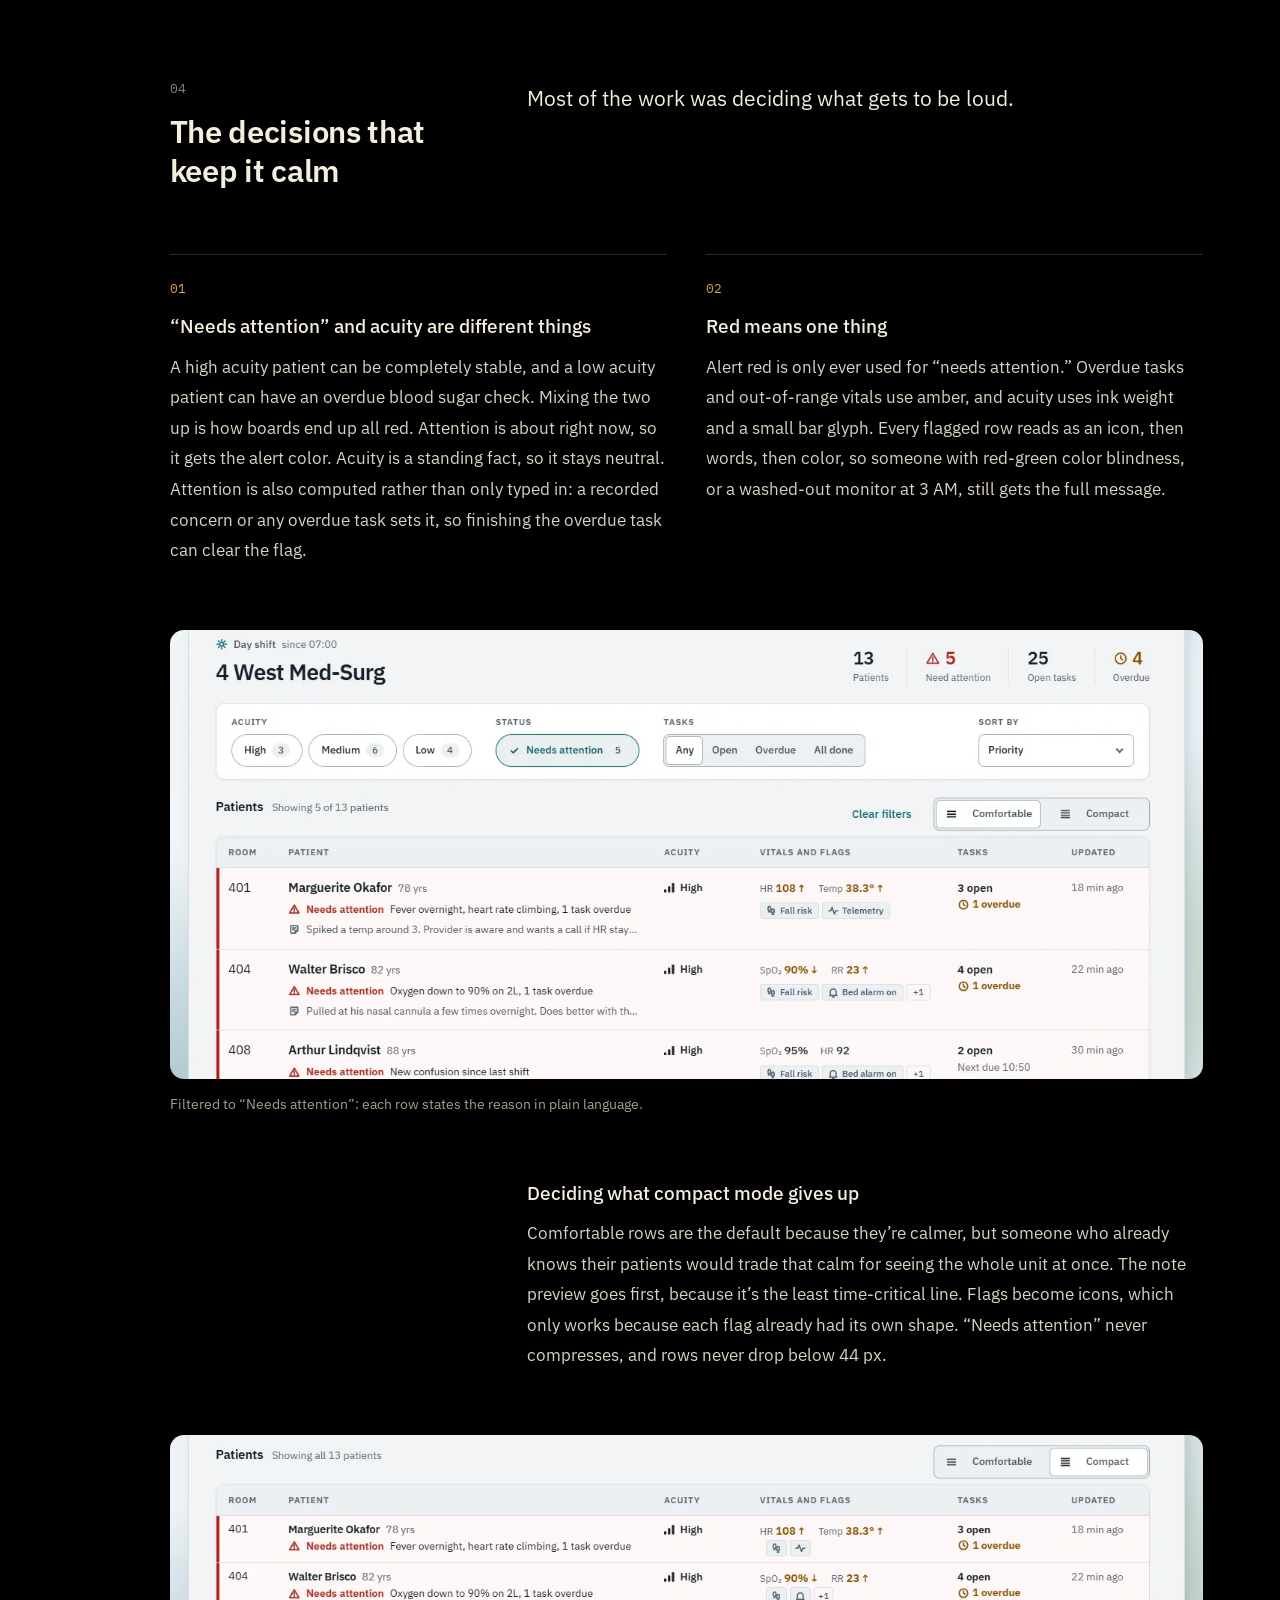
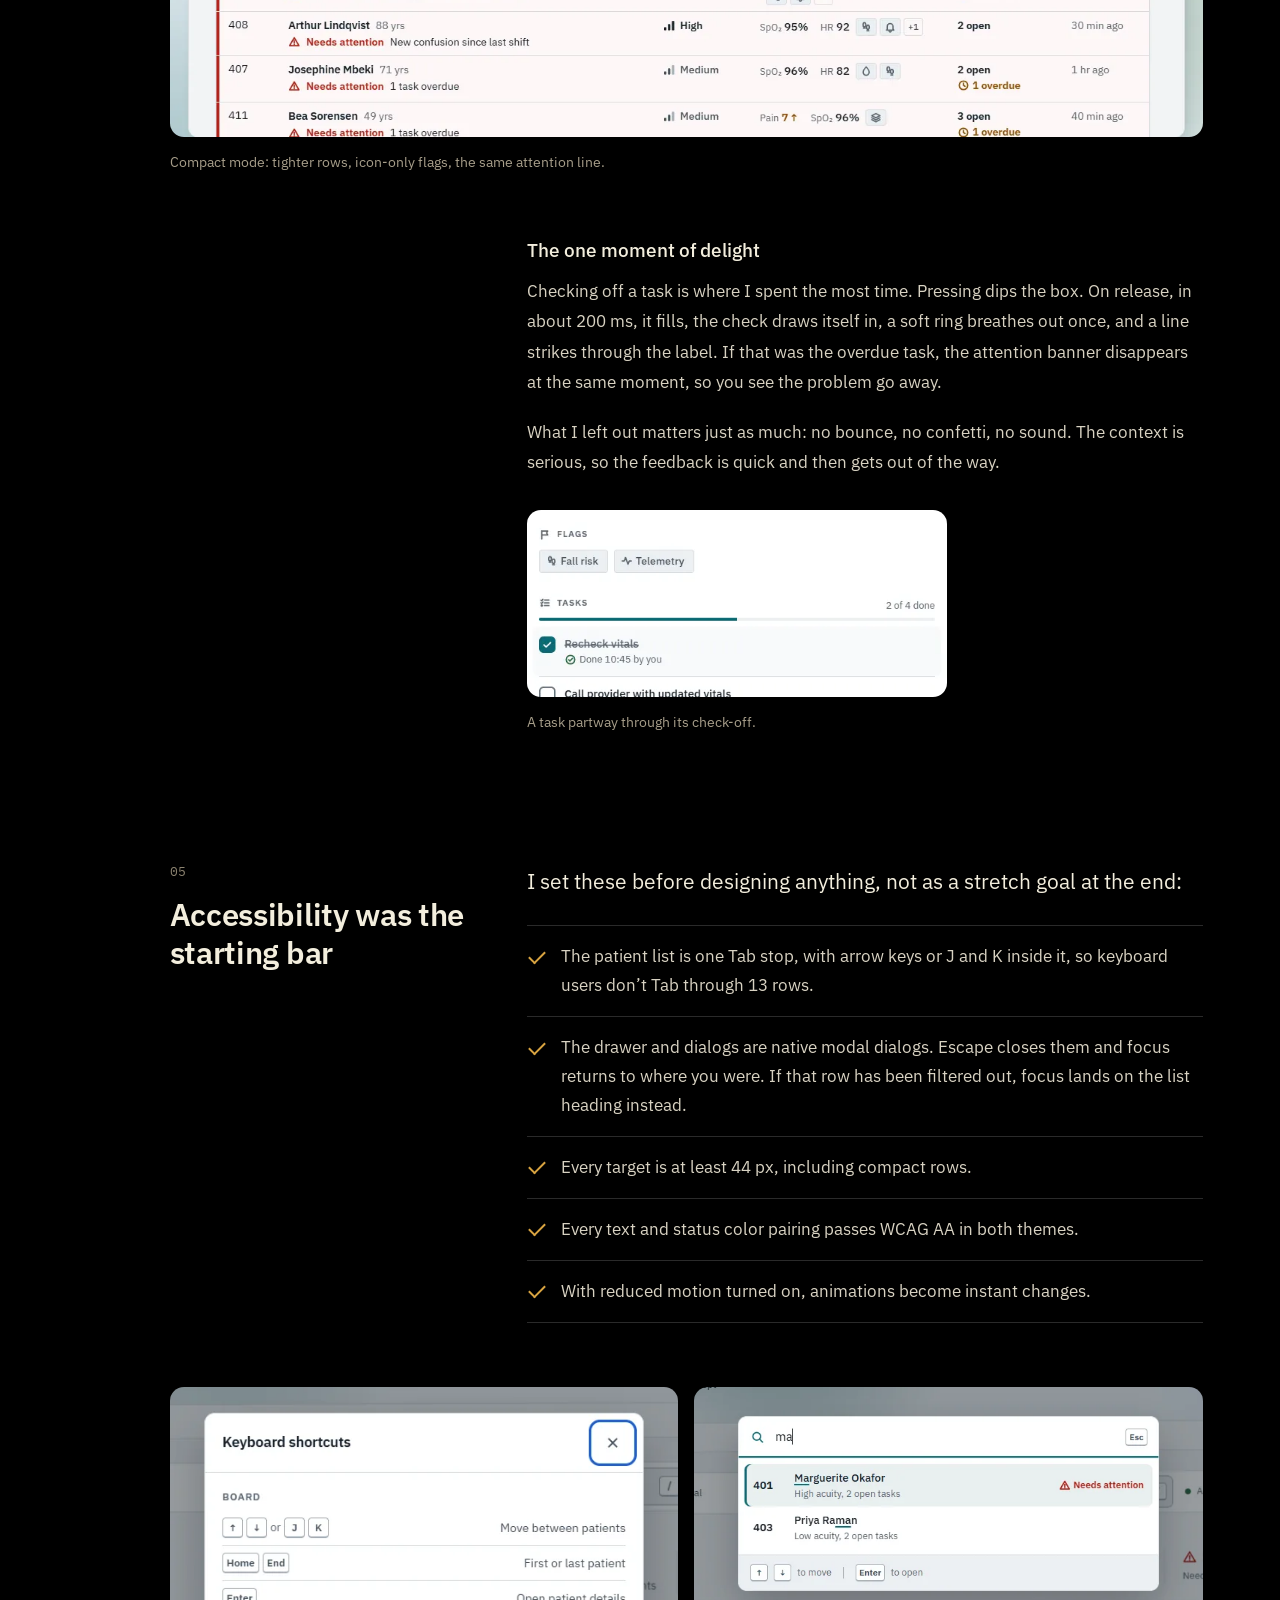
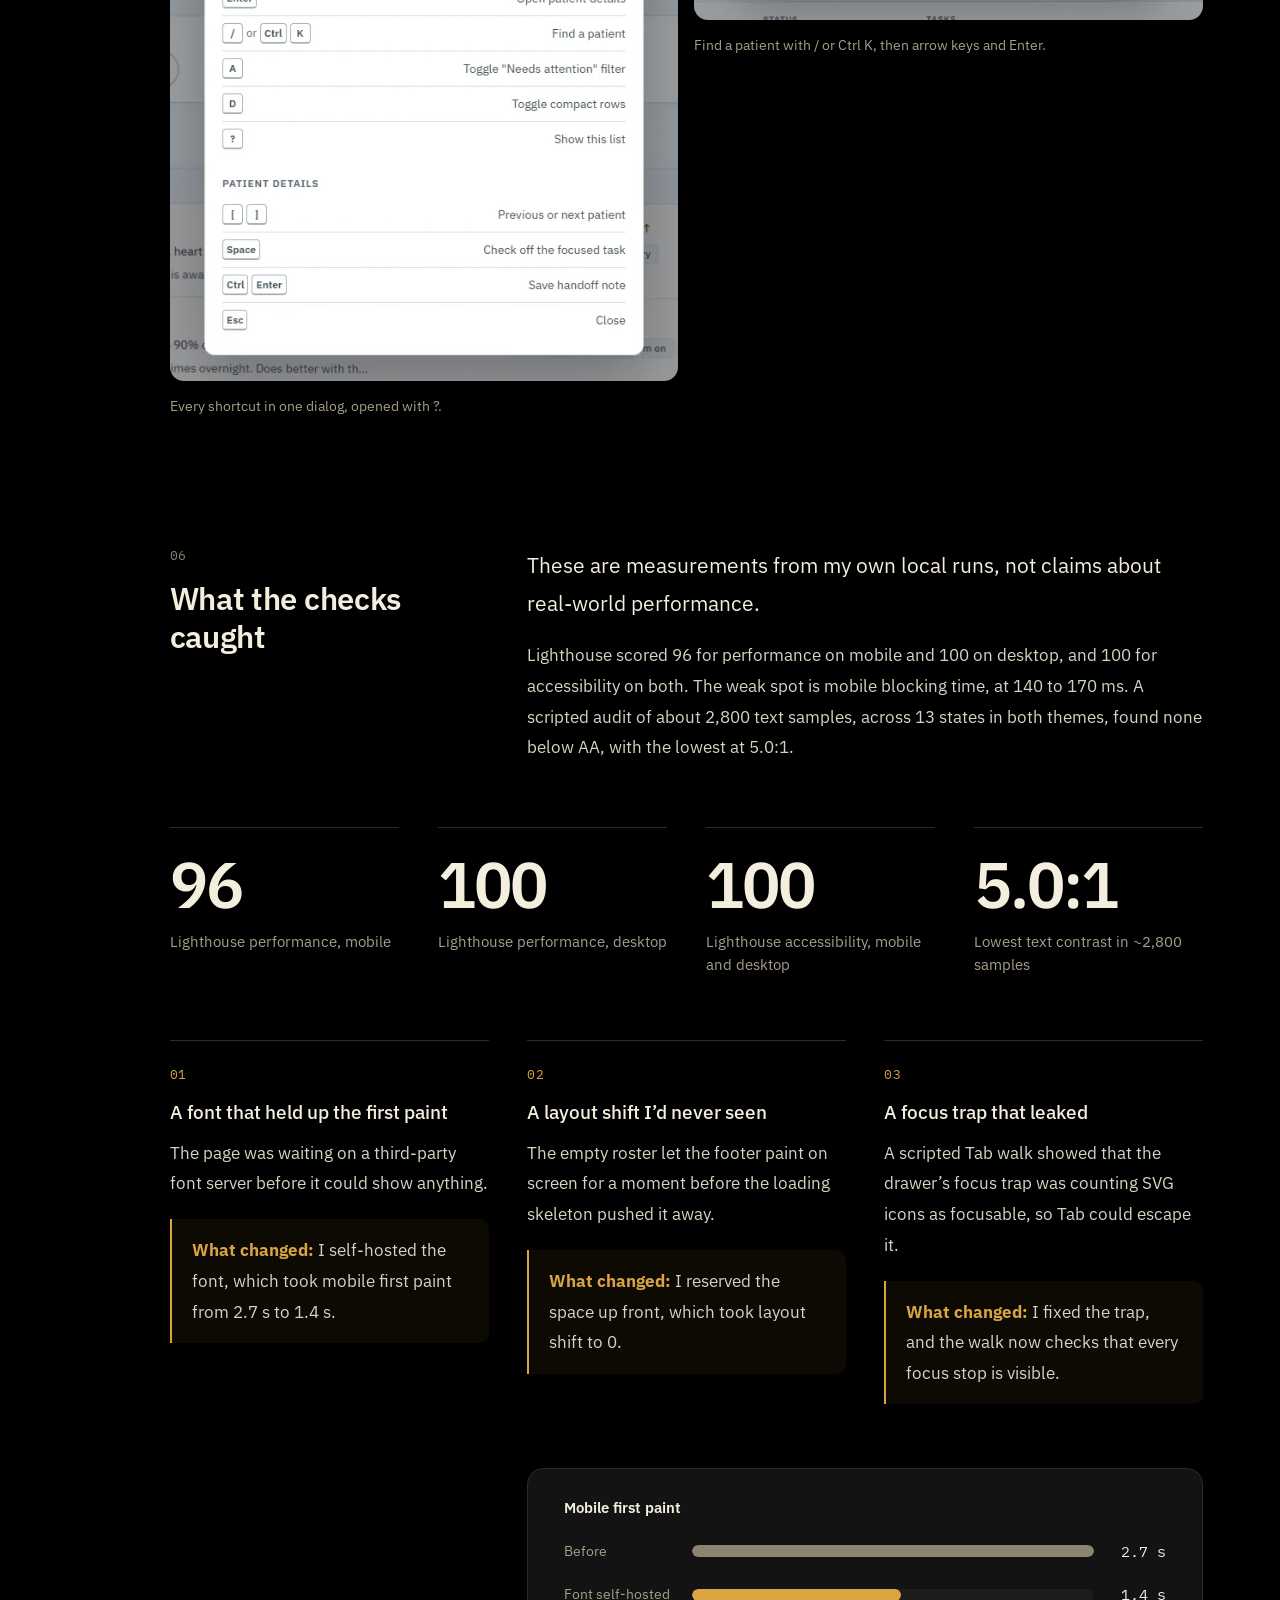
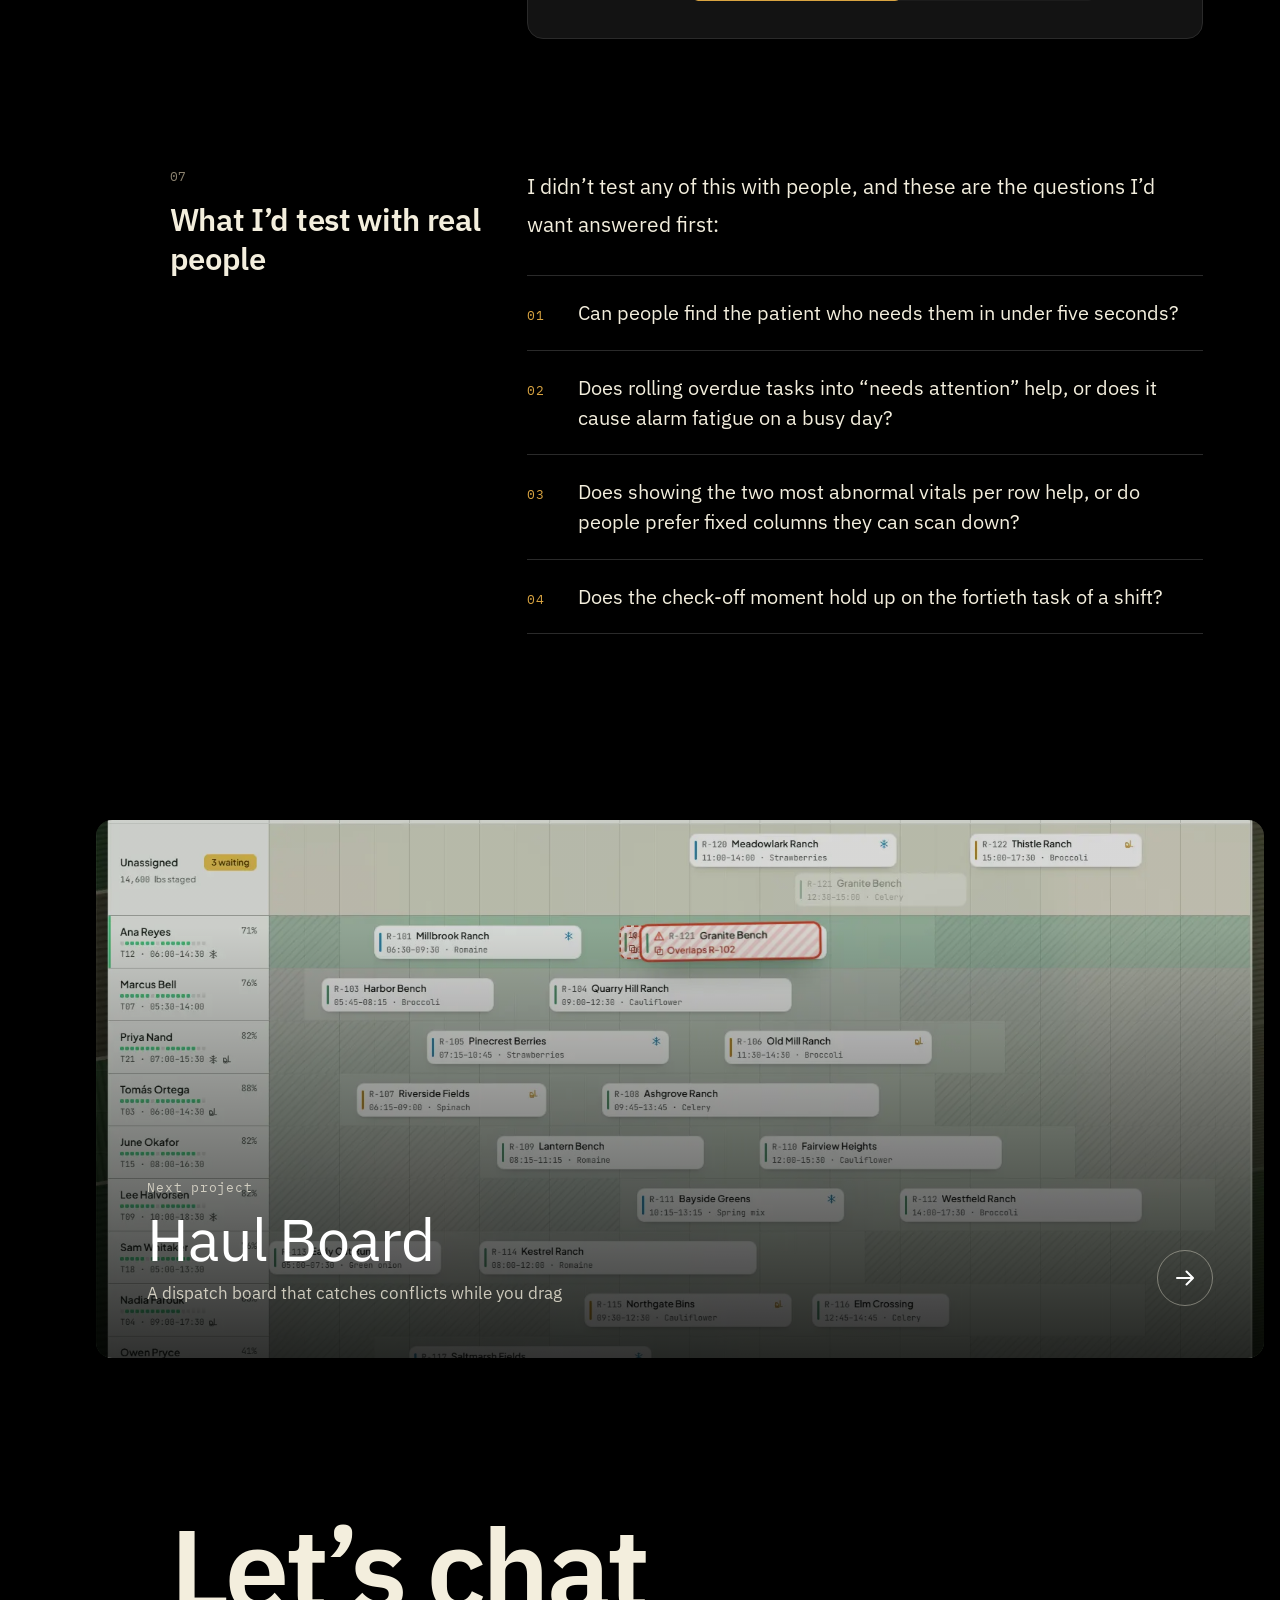
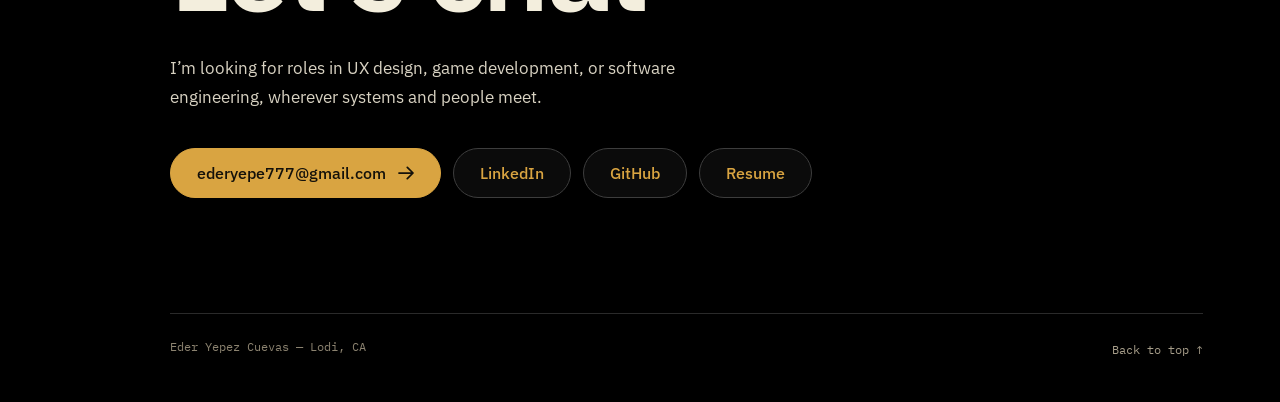
<file: steadyhand.html>
<!DOCTYPE html>
<html lang="en" class="cs-page">
<head>
<meta charset="UTF-8">
<meta name="viewport" content="width=device-width, initial-scale=1.0">
<title>Steadyhand — Eder Yepez Cuevas</title>
<meta name="description" content="Steadyhand: a concept shift handoff board by Eder Yepez Cuevas, built to keep a dense list calm and readable under time pressure.">
<script>document.documentElement.classList.add('js');</script>
<link rel="preconnect" href="https://fonts.googleapis.com">
<link rel="preconnect" href="https://fonts.gstatic.com" crossorigin>
<link href="https://fonts.googleapis.com/css2?family=Fraunces:ital,opsz,wght@0,9..144,500;0,9..144,600;0,9..144,700;1,9..144,500&family=IBM+Plex+Sans:wght@400;500;600&family=IBM+Plex+Mono:wght@400;500&display=swap" rel="stylesheet">
<link rel="icon" href="data:image/svg+xml,%3Csvg xmlns='http://www.w3.org/2000/svg' viewBox='0 0 32 32'%3E%3Crect width='32' height='32' rx='6' fill='%23000000'/%3E%3Ctext x='16' y='23' font-family='Georgia, serif' font-size='19' font-weight='700' fill='%23D9A441' text-anchor='middle'%3EE%3C/text%3E%3C/svg%3E">
<link rel="preload" as="image" href="assets/images/steadyhand/night.webp">
<link rel="stylesheet" href="css/style.css">
<link rel="stylesheet" href="css/case-study.css">
</head>
<body>

<a class="skip-link" href="#main-content">Skip to content</a>

<!-- Icon sprite: decorative, referenced via <use> -->
<svg xmlns="http://www.w3.org/2000/svg" style="display:none">
  <defs>
    <symbol id="icon-github" viewBox="0 0 24 24">
      <path d="M12 .297c-6.63 0-12 5.373-12 12 0 5.303 3.438 9.8 8.205 11.385.6.113.82-.258.82-.577 0-.285-.01-1.04-.015-2.04-3.338.724-4.042-1.61-4.042-1.61-.546-1.385-1.333-1.754-1.333-1.754-1.089-.744.084-.729.084-.729 1.205.084 1.84 1.237 1.84 1.237 1.07 1.834 2.807 1.304 3.492.997.108-.775.42-1.305.763-1.605-2.665-.3-5.466-1.332-5.466-5.93 0-1.31.465-2.38 1.235-3.22-.135-.303-.54-1.523.105-3.176 0 0 1.005-.322 3.3 1.23.96-.267 1.98-.399 3-.405 1.02.006 2.04.138 3 .405 2.28-1.552 3.285-1.23 3.285-1.23.645 1.653.24 2.873.12 3.176.765.84 1.23 1.91 1.23 3.22 0 4.61-2.805 5.625-5.475 5.92.42.36.81 1.096.81 2.22 0 1.606-.015 2.896-.015 3.286 0 .315.21.69.825.57C20.565 22.092 24 17.592 24 12.297c0-6.627-5.373-12-12-12"/>
    </symbol>
    <symbol id="icon-linkedin" viewBox="0 0 24 24">
      <path d="M20.447 20.452h-3.554v-5.569c0-1.328-.027-3.037-1.852-3.037-1.853 0-2.136 1.445-2.136 2.939v5.667H9.351V9h3.414v1.561h.046c.477-.9 1.637-1.85 3.37-1.85 3.601 0 4.267 2.37 4.267 5.455v6.286zM5.337 7.433c-1.144 0-2.063-.926-2.063-2.065 0-1.138.92-2.063 2.063-2.063 1.14 0 2.064.925 2.064 2.063 0 1.139-.925 2.065-2.064 2.065zm1.782 13.019H3.555V9h3.564v11.452zM22.225 0H1.771C.792 0 0 .774 0 1.729v20.542C0 23.227.792 24 1.771 24h20.451C23.2 24 24 23.227 24 22.271V1.729C24 .774 23.2 0 22.222 0h.003z"/>
    </symbol>
    <symbol id="icon-email" viewBox="0 0 24 24">
      <path d="M20 4H4c-1.1 0-1.99.9-1.99 2L2 18c0 1.1.9 2 2 2h16c1.1 0 2-.9 2-2V6c0-1.1-.9-2-2-2zm0 4-8 5-8-5V6l8 5 8-5z"/>
    </symbol>
    <symbol id="icon-arrow" viewBox="0 0 18 16">
      <path d="M10.5 1.5 17 8l-6.5 6.5M16.5 8H1" fill="none" stroke="currentColor" stroke-width="2" stroke-linecap="round" stroke-linejoin="round"/>
    </symbol>
    <symbol id="icon-arrow-down" viewBox="0 0 16 18">
      <path d="M1.5 10.5 8 17l6.5-6.5M8 16.5V1" fill="none" stroke="currentColor" stroke-width="2" stroke-linecap="round" stroke-linejoin="round"/>
    </symbol>
  </defs>
</svg>

<header class="rail">
  <a class="rail-logo" href="index.html" aria-label="Eder Yepez Cuevas, home">E</a>
  <nav class="rail-nav" aria-label="Primary">
    <a class="rail-link" href="index.html#about">About</a>
    <a class="rail-link" href="assets/resume.pdf">Resume</a>
  </nav>
  <div class="rail-social">
    <a class="rail-icon" href="https://linkedin.com/in/eder-yepez-cuevas-260156210" aria-label="LinkedIn">
      <svg aria-hidden="true"><use href="#icon-linkedin"></use></svg>
    </a>
    <a class="rail-icon" href="mailto:ederyepe777@gmail.com" aria-label="Email">
      <svg aria-hidden="true"><use href="#icon-email"></use></svg>
    </a>
  </div>
</header>

<main id="main-content" tabindex="-1">

  <!-- ===== Hero ===== -->
  <section class="cs-hero" style="--hero-pos: 50% 30%">
    <figure class="cs-hero-media">
      <img src="assets/images/steadyhand/night.webp" alt="" width="1440" height="900" fetchpriority="high">
    </figure>
    <div class="cs-hero-text">
      <div class="cs-hero-inner">
        <p class="cs-hero-mark">
          <svg viewBox="0 0 32 32" aria-hidden="true"><rect width="32" height="32" rx="8" fill="#5EC4C4"/><path d="M5 16.5h5.2l2.6-5.5 4.4 11 3-7.2 1.6 1.7H27" fill="none" stroke="#0B1A1F" stroke-width="2.4" stroke-linecap="round" stroke-linejoin="round"/></svg>
          Steadyhand
          <span class="cs-hero-mark-sep" aria-hidden="true"></span>
          <span class="cs-hero-mark-sub">UX/UI concept</span>
        </p>
        <h1 class="cs-hero-title">A shift handoff board that stays calm under pressure</h1>
      </div>
    </div>
    <a class="cs-hero-arrow" href="#overview" aria-label="Skip to the overview">
      <span class="cs-hero-arrow-icon"><svg aria-hidden="true"><use href="#icon-arrow-down"></use></svg></span>
    </a>
  </section>

  <!-- ===== 01 Overview ===== -->
  <section class="cs-section" id="overview">
    <div class="cs-grid">
      <div class="cs-head">
        <span class="cs-index">01</span>
        <h2 class="cs-h2">Overview</h2>
      </div>
      <div class="cs-body" data-reveal="slide">
        <p class="cs-lead"><strong>Steadyhand is a shift handoff board for a made-up hospital unit.</strong> I built it to work through one UI problem: how do you keep a dense list calm and readable for someone who&rsquo;s busy, tired and under time pressure? It&rsquo;s a self-directed concept. There was no client and no user research, and all 13 patients are invented.</p>
      </div>
      <dl class="cs-meta">
        <div data-reveal="rise">
          <dt>My Role</dt>
          <dd>Concept, UX and UI design</dd>
        </div>
        <div data-reveal="rise">
          <dt>Tools</dt>
          <dd>HTML, CSS, JavaScript</dd>
        </div>
        <div data-reveal="rise">
          <dt>Timeline</dt>
          <dd>October 2026</dd>
        </div>
      </dl>
      <div class="cs-actions">
        <a class="cs-button cs-button--solid" href="https://ederyc.github.io/Shift-Handoff-Demo/">Try the live demo <svg aria-hidden="true"><use href="#icon-arrow"></use></svg></a>
        <a class="cs-button" href="https://github.com/ederyc/Shift-Handoff-Demo">View the code on GitHub <svg aria-hidden="true"><use href="#icon-arrow"></use></svg></a>
      </div>
    </div>
  </section>

  <div class="cs-band" data-reveal="fade">
    <img src="assets/images/steadyhand/board.webp" alt="Steadyhand in a floating desktop window on a soft teal backdrop: a patient table for 4 West Med-Surg with filters above it, and the first row flagged in red as needing attention" width="1440" height="900" loading="lazy">
  </div>

  <!-- ===== 02 The problem ===== -->
  <section class="cs-section">
    <div class="cs-grid">
      <div class="cs-head">
        <span class="cs-index">02</span>
        <h2 class="cs-h2">The problem</h2>
      </div>
      <div class="cs-body" data-reveal="slide">
        <p class="cs-lead">Picture a nurse picking up a unit at shift change. They need to know who&rsquo;s on the floor, who&rsquo;s getting worse, what&rsquo;s overdue and what the last shift wanted them to know. They need all of it in the first ten minutes, probably while someone is asking them something else.</p>
        <p>Show all of that for 13 patients and you end up with a wall of equally loud cells. So the problem I gave myself was narrow: make a dense list that stays calm, where the thing you need jumps out and everything else waits its turn.</p>
        <p>I&rsquo;m not a nurse and I didn&rsquo;t talk to any. The workflow follows the general shape of handoff tools, and anything that sounds clinical is simplified on purpose. None of it is clinical guidance.</p>
      </div>
    </div>
  </section>

  <!-- ===== Statement ===== -->
  <section class="cs-section">
    <div class="cs-grid">
      <div class="cs-wide" data-reveal="slide">
        <span class="cs-statement-label">The question</span>
        <p class="cs-statement-text">How do you keep a dense list <span class="cs-hl">calm</span> and <span class="cs-hl">readable</span> for someone who&rsquo;s busy, tired and under time pressure?</p>
      </div>
    </div>
  </section>

  <!-- ===== 03 Questions ===== -->
  <section class="cs-section">
    <div class="cs-grid">
      <div class="cs-head">
        <span class="cs-index">03</span>
        <h2 class="cs-h2">Starting from questions, not layouts</h2>
      </div>
      <div class="cs-body">
        <p data-reveal="slide">My first pass wasn&rsquo;t a layout. It was a list of what someone walking onto the unit asks, in rough order:</p>
        <ol class="cs-numbered">
          <li data-reveal="slide">Is anyone in trouble right now?</li>
          <li data-reveal="slide">Who&rsquo;s the sickest overall?</li>
          <li data-reveal="slide">What do I owe whom, and is any of it late?</li>
          <li data-reveal="slide">What did the last shift want me to know?</li>
          <li data-reveal="slide">When did someone last lay eyes on this person?</li>
        </ol>
        <p data-reveal="slide">Each question became a column or a signal, and the order of the questions set the visual priority. If a piece of information didn&rsquo;t help you decide where to walk next, it went in the detail drawer instead of on the board.</p>
      </div>
    </div>
  </section>

  <div class="cs-band" data-reveal="fade">
    <img src="assets/images/steadyhand/drawer.webp" alt="The patient detail drawer open over the board, with a needs attention banner at the top, a grid of vitals with two marked high, flags, and a task list" width="1440" height="900" loading="lazy">
  </div>

  <!-- ===== 04 Decisions ===== -->
  <section class="cs-section">
    <div class="cs-grid">
      <div class="cs-head">
        <span class="cs-index">04</span>
        <h2 class="cs-h2">The decisions that keep it calm</h2>
      </div>
      <div class="cs-body" data-reveal="slide">
        <p class="cs-lead">Most of the work was deciding what gets to be loud.</p>
      </div>

      <div class="cs-cols cs-cols--2">
        <div class="cs-col" data-reveal="rise">
          <span class="cs-col-kicker">01</span>
          <h3>&ldquo;Needs attention&rdquo; and acuity are different things</h3>
          <p>A high acuity patient can be completely stable, and a low acuity patient can have an overdue blood sugar check. Mixing the two up is how boards end up all red. Attention is about right now, so it gets the alert color. Acuity is a standing fact, so it stays neutral. Attention is also computed rather than only typed in: a recorded concern or any overdue task sets it, so finishing the overdue task can clear the flag.</p>
        </div>
        <div class="cs-col" data-reveal="rise">
          <span class="cs-col-kicker">02</span>
          <h3>Red means one thing</h3>
          <p>Alert red is only ever used for &ldquo;needs attention.&rdquo; Overdue tasks and out-of-range vitals use amber, and acuity uses ink weight and a small bar glyph. Every flagged row reads as an icon, then words, then color, so someone with red-green color blindness, or a washed-out monitor at 3 AM, still gets the full message.</p>
        </div>
      </div>

      <figure class="cs-figure cs-wide" data-reveal="fade">
        <img src="assets/images/steadyhand/filtered.webp" alt="The board filtered to the five patients who need attention. Each row has a red left rule, a warning icon, the words Needs attention and the reason in plain language" width="1380" height="600" loading="lazy">
        <figcaption>Filtered to &ldquo;Needs attention&rdquo;: each row states the reason in plain language.</figcaption>
      </figure>

      <div class="cs-body" data-reveal="slide">
        <h3>Deciding what compact mode gives up</h3>
        <p>Comfortable rows are the default because they&rsquo;re calmer, but someone who already knows their patients would trade that calm for seeing the whole unit at once. The note preview goes first, because it&rsquo;s the least time-critical line. Flags become icons, which only works because each flag already had its own shape. &ldquo;Needs attention&rdquo; never compresses, and rows never drop below 44 px.</p>
      </div>

      <figure class="cs-figure cs-wide" data-reveal="fade">
        <img src="assets/images/steadyhand/compact.webp" alt="Compact rows with tighter spacing and flags shown as icons, while each row keeps its full Needs attention label" width="1380" height="403" loading="lazy">
        <figcaption>Compact mode: tighter rows, icon-only flags, the same attention line.</figcaption>
      </figure>

      <div class="cs-body" data-reveal="slide">
        <h3>The one moment of delight</h3>
        <p>Checking off a task is where I spent the most time. Pressing dips the box. On release, in about 200 ms, it fills, the check draws itself in, a soft ring breathes out once, and a line strikes through the label. If that was the overdue task, the attention banner disappears at the same moment, so you see the problem go away.</p>
        <p>What I left out matters just as much: no bounce, no confetti, no sound. The context is serious, so the feedback is quick and then gets out of the way.</p>
        <figure class="cs-figure cs-figure--inline">
          <img src="assets/images/steadyhand/checkoff.webp" alt="A task partway through being checked off: the box filled, the check drawn in, and the label struck through" width="560" height="250" loading="lazy">
          <figcaption>A task partway through its check-off.</figcaption>
        </figure>
      </div>
    </div>
  </section>

  <!-- ===== 05 Accessibility ===== -->
  <section class="cs-section">
    <div class="cs-grid">
      <div class="cs-head">
        <span class="cs-index">05</span>
        <h2 class="cs-h2">Accessibility was the starting bar</h2>
      </div>
      <div class="cs-body">
        <p class="cs-lead" data-reveal="slide">I set these before designing anything, not as a stretch goal at the end:</p>
        <ul class="cs-checklist">
          <li data-reveal="slide">The patient list is one Tab stop, with arrow keys or J and K inside it, so keyboard users don&rsquo;t Tab through 13 rows.</li>
          <li data-reveal="slide">The drawer and dialogs are native modal dialogs. Escape closes them and focus returns to where you were. If that row has been filtered out, focus lands on the list heading instead.</li>
          <li data-reveal="slide">Every target is at least 44 px, including compact rows.</li>
          <li data-reveal="slide">Every text and status color pairing passes WCAG AA in both themes.</li>
          <li data-reveal="slide">With reduced motion turned on, animations become instant changes.</li>
        </ul>
      </div>

      <div class="cs-pair cs-wide">
        <figure class="cs-figure" data-reveal="fade">
          <img src="assets/images/steadyhand/shortcuts.webp" alt="The keyboard shortcuts dialog: arrow keys or J and K to move between patients, Enter to open details, slash or Ctrl K to find a patient, and shortcuts for the drawer" width="592" height="692" loading="lazy">
          <figcaption>Every shortcut in one dialog, opened with ?.</figcaption>
        </figure>
        <figure class="cs-figure" data-reveal="fade">
          <img src="assets/images/steadyhand/find.webp" alt="The find patient search with &ldquo;ma&rdquo; typed, matching two patients, the first flagged Needs attention, with arrow keys and Enter hints at the bottom" width="696" height="320" loading="lazy">
          <figcaption>Find a patient with / or Ctrl K, then arrow keys and Enter.</figcaption>
        </figure>
      </div>
    </div>
  </section>

  <!-- ===== 06 Checks ===== -->
  <section class="cs-section">
    <div class="cs-grid">
      <div class="cs-head">
        <span class="cs-index">06</span>
        <h2 class="cs-h2">What the checks caught</h2>
      </div>
      <div class="cs-body" data-reveal="slide">
        <p class="cs-lead">These are measurements from my own local runs, not claims about real-world performance.</p>
        <p>Lighthouse scored 96 for performance on mobile and 100 on desktop, and 100 for accessibility on both. The weak spot is mobile blocking time, at 140 to 170 ms. A scripted audit of about 2,800 text samples, across 13 states in both themes, found none below AA, with the lowest at 5.0:1.</p>
      </div>

      <dl class="cs-stats">
        <div class="cs-stat" data-reveal="rise">
          <dt>Lighthouse performance, mobile</dt>
          <dd>96</dd>
        </div>
        <div class="cs-stat" data-reveal="rise">
          <dt>Lighthouse performance, desktop</dt>
          <dd>100</dd>
        </div>
        <div class="cs-stat" data-reveal="rise">
          <dt>Lighthouse accessibility, mobile and desktop</dt>
          <dd>100</dd>
        </div>
        <div class="cs-stat" data-reveal="rise">
          <dt>Lowest text contrast in ~2,800 samples</dt>
          <dd>5.0:1</dd>
        </div>
      </dl>

      <div class="cs-cols">
        <div class="cs-col" data-reveal="rise">
          <span class="cs-col-kicker">01</span>
          <h3>A font that held up the first paint</h3>
          <p>The page was waiting on a third-party font server before it could show anything.</p>
          <p class="cs-change"><strong>What changed:</strong> I self-hosted the font, which took mobile first paint from 2.7 s to 1.4 s.</p>
        </div>
        <div class="cs-col" data-reveal="rise">
          <span class="cs-col-kicker">02</span>
          <h3>A layout shift I&rsquo;d never seen</h3>
          <p>The empty roster let the footer paint on screen for a moment before the loading skeleton pushed it away.</p>
          <p class="cs-change"><strong>What changed:</strong> I reserved the space up front, which took layout shift to 0.</p>
        </div>
        <div class="cs-col" data-reveal="rise">
          <span class="cs-col-kicker">03</span>
          <h3>A focus trap that leaked</h3>
          <p>A scripted Tab walk showed that the drawer&rsquo;s focus trap was counting SVG icons as focusable, so Tab could escape it.</p>
          <p class="cs-change"><strong>What changed:</strong> I fixed the trap, and the walk now checks that every focus stop is visible.</p>
        </div>
      </div>

      <div class="cs-body">
        <div class="cs-race" data-reveal="fade" role="img" aria-label="Mobile first paint: 2.7 seconds before self-hosting the font, 1.4 seconds after.">
          <p class="cs-race-title">Mobile first paint</p>
          <div class="cs-race-row" style="--value: 2.7; --max: 2.7">
            <span class="cs-race-label">Before</span>
            <span class="cs-race-track"><span class="cs-race-bar"></span></span>
            <span class="cs-race-value">2.7 s</span>
          </div>
          <div class="cs-race-row" style="--value: 1.4; --max: 2.7; --bar: var(--gold)">
            <span class="cs-race-label">Font self-hosted</span>
            <span class="cs-race-track"><span class="cs-race-bar"></span></span>
            <span class="cs-race-value">1.4 s</span>
          </div>
        </div>
      </div>
    </div>
  </section>

  <!-- ===== 07 Next tests ===== -->
  <section class="cs-section">
    <div class="cs-grid">
      <div class="cs-head">
        <span class="cs-index">07</span>
        <h2 class="cs-h2">What I&rsquo;d test with real people</h2>
      </div>
      <div class="cs-body">
        <p class="cs-lead" data-reveal="slide">I didn&rsquo;t test any of this with people, and these are the questions I&rsquo;d want answered first:</p>
        <ol class="cs-numbered">
          <li data-reveal="slide">Can people find the patient who needs them in under five seconds?</li>
          <li data-reveal="slide">Does rolling overdue tasks into &ldquo;needs attention&rdquo; help, or does it cause alarm fatigue on a busy day?</li>
          <li data-reveal="slide">Does showing the two most abnormal vitals per row help, or do people prefer fixed columns they can scan down?</li>
          <li data-reveal="slide">Does the check-off moment hold up on the fortieth task of a shift?</li>
        </ol>
      </div>
    </div>
  </section>

  <!-- ===== Next project ===== -->
  <section class="cs-next" aria-label="Next project">
    <a class="cs-next-card" href="haul-board.html" data-reveal="fade">
      <img src="assets/images/haul-board/hero.webp" alt="" width="1600" height="1060" loading="lazy">
      <span>
        <span class="cs-next-kicker">Next project</span>
        <span class="cs-next-title">Haul Board</span>
        <span class="cs-next-sub">A dispatch board that catches conflicts while you drag</span>
      </span>
      <span class="cs-next-arrow" aria-hidden="true"><svg><use href="#icon-arrow"></use></svg></span>
    </a>
  </section>

</main>

<footer class="cs-footer" id="contact">
  <div class="cs-footer-inner">
    <h2 class="cs-chat">Let&rsquo;s chat</h2>
    <p class="cs-footer-text">I&rsquo;m looking for roles in UX design, game development, or software engineering, wherever systems and people meet.</p>
    <div class="cs-actions">
      <a class="cs-button cs-button--solid" href="mailto:ederyepe777@gmail.com">ederyepe777@gmail.com <svg aria-hidden="true"><use href="#icon-arrow"></use></svg></a>
      <a class="cs-button" href="https://linkedin.com/in/eder-yepez-cuevas-260156210">LinkedIn</a>
      <a class="cs-button" href="https://github.com/ederyc">GitHub</a>
      <a class="cs-button" href="assets/resume.pdf">Resume</a>
    </div>
    <div class="cs-footer-fine">
      <span>Eder Yepez Cuevas — Lodi, CA</span>
      <a href="#main-content">Back to top &uarr;</a>
    </div>
  </div>
</footer>

<script src="js/project.js"></script>
</body>
</html>
</file>
<file: css/style.css>
:root {
  --bg: #000000;
  --bg-raised: #131313;
  --ink: #F3EEDD;
  --ink-soft: #A79E8A;
  --ink-faint: #8C8370;
  --line: #2A2A2A;
  --line-strong: #3D3D3D;
  --green: #4C7A63;
  --gold: #D9A441;
  --plum: #A56A82;

  --serif: 'Fraunces', serif;
  --sans: 'IBM Plex Sans', sans-serif;
  --mono: 'IBM Plex Mono', monospace;

  --measure: 62ch;
  --pad-x: 6vw;

  --radius-xs: 3px;
  --radius-sm: 4px;
  --radius-lg: 20px;
  --radius-pill: 999px;

  --shadow-sm: 0 10px 24px -8px rgba(217, 164, 65, 0.4);

  --motion-fast: 150ms;
  --motion-base: 200ms;
  --motion-slow: 500ms;
  --ease-standard: ease;
  --ease-out: ease-out;

  --space-1: 8px;
  --space-2: 12px;
  --space-3: 16px;
  --space-4: 24px;
  --space-5: 32px;
  --space-6: 48px;
  --space-7: 64px;
  --space-8: 96px;

  --header-h: 80px;
}

/* ---------- Paper theme (landing page only, for now) ----------
   index.html opts in with <html class="theme-paper">; the case-study pages keep the dark
   palette above. A light tan, cream page with near-black ink. Gold is a shade deeper here so
   it still passes AA as hover text. The project screens and the Magetender card stay
   dark, like devices and game art set on paper, so they re-declare the dark tokens
   (see "Dark islands" below). */
:root.theme-paper {
  color-scheme: light;
  --bg: #F3EBDC;
  --bg-raised: #FBF7EF;
  --ink: #1E1A15;
  --ink-soft: #574E42;
  --ink-faint: #665D4E;
  --line: #E0D5C2;
  --line-strong: #C9BCA4;
  --green: #3F6B55;
  --gold: #8C5F10;
  --plum: #8E5670;
  --shadow-sm: 0 10px 24px -10px rgba(140, 95, 16, 0.45);
}

/* Dark islands: everything inside these keeps the dark palette's tokens. */
.theme-paper .slab,
.theme-paper .mt-card {
  --bg: #000000;
  --bg-raised: #131313;
  --ink: #F3EEDD;
  --ink-soft: #A79E8A;
  --ink-faint: #8C8370;
  --line: #2A2A2A;
  --line-strong: #3D3D3D;
  --green: #4C7A63;
  --gold: #D9A441;
  --plum: #A56A82;
}

/* Paper sheets: every section below the intro is a sheet laid over the one before, with
   a torn top edge (made in js/app.js, which adds .has-tear and the sheet's shade). The
   sheet's color reaches the window's edges through border-image, which paints outside
   the box without making the page scroll sideways. */
.theme-paper {
  --paper-light: #F9F4EA;
  --paper-base: #F3EBDC;
  --paper-kraft: #EADCC3;
  --paper-fiber: #FFFDF7;
}

.theme-paper body { overflow-x: clip; }

/* room between the shelf's tags and the first torn edge */
.theme-paper .intro-hero { padding-bottom: var(--space-8); }

.has-tear {
  position: relative;
  border-top: 0;
  border-image: conic-gradient(var(--sheet) 0 0) fill 0 // 0 100vmax;
}

.sheet-light { --sheet: var(--paper-light); }
.sheet-base { --sheet: var(--paper-base); }
.sheet-kraft { --sheet: var(--paper-kraft); --gold: #7A530D; } /* gold a shade deeper to pass AA on kraft */

.tear {
  position: absolute;
  left: 50%;
  bottom: 100%;
  width: 100vw;
  height: 30px;
  translate: -50% 0;
  pointer-events: none;
}

.tear i { position: absolute; inset: 0; }
.tear-fibers { background: var(--paper-fiber); }
.tear-sheet { background: var(--sheet); }

/* The shadow the sheet casts on the one below; it shifts as the sheet crosses the screen. */
.tear-shadow {
  filter: blur(2.5px);
  translate: 0 calc(-2px - var(--tear-depth, 0.5) * 5px);
}

.tear-shadow::before {
  content: '';
  position: absolute;
  inset: 0;
  clip-path: var(--clip);
  background: rgba(74, 50, 24, 0.24);
}

/* White social circles need an edge on a near-white page. */
.theme-paper .social-icon {
  border-color: var(--bg-raised);
  box-shadow: 0 0 0 1px var(--line-strong), 0 6px 16px -8px rgba(30, 26, 21, 0.35);
}

* { box-sizing: border-box; }

html { scroll-behavior: smooth; scroll-padding-top: var(--header-h); }

body {
  margin: 0;
  background: var(--bg);
  color: var(--ink);
  font-family: var(--sans);
  line-height: 1.55;
  -webkit-font-smoothing: antialiased;
}

a { color: inherit; }

h1, h2, h3, h4 {
  font-family: var(--serif);
  font-weight: 600;
  margin: 0;
  color: var(--ink);
}

p { margin: 0; }

ul { margin: 0; padding: 0; list-style: none; }

:focus-visible {
  outline: 3px solid var(--gold);
  outline-offset: 2px;
}

/* ---------- Hover frame (shared link hover effect) ---------- */
/* Add to a link, or to a tightly-wrapping inner span inside a link, to get
   a top line sweeping in from the left and a bottom line sweeping in from
   the right on hover/focus, each with a reversed gradient direction. */

.hover-frame {
  position: relative;
  display: inline-block;
}

.hover-frame::before,
.hover-frame::after {
  content: '';
  position: absolute;
  left: 0;
  width: 100%;
  height: 2px;
  pointer-events: none;
  transform: scaleX(0);
  transition: transform var(--motion-base) var(--ease-standard);
}

.hover-frame::before {
  top: -6px;
  background: linear-gradient(to right, var(--gold), var(--plum));
  transform-origin: left;
}

.hover-frame::after {
  bottom: -6px;
  background: linear-gradient(to right, var(--plum), var(--gold));
  transform-origin: right;
}

.hover-frame:hover::before,
.hover-frame:focus-visible::before,
a:hover .hover-frame::before,
a:focus-visible .hover-frame::before {
  transform: scaleX(1);
}

.hover-frame:hover::after,
.hover-frame:focus-visible::after,
a:hover .hover-frame::after,
a:focus-visible .hover-frame::after {
  transform: scaleX(1);
}

.skip-link {
  position: absolute;
  left: 12px;
  top: -60px;
  background: var(--gold);
  color: #14110a;
  padding: 10px 16px;
  border-radius: var(--radius-xs);
  font-family: var(--sans);
  font-weight: 600;
  font-size: 14px;
  text-decoration: none;
  z-index: 100;
  transition: top var(--motion-fast) var(--ease-standard);
}

.skip-link:focus { top: 12px; }

/* ---------- Site header ---------- */

.site-header {
  position: sticky;
  top: 0;
  z-index: 40;
  display: flex;
  flex-wrap: wrap;
  align-items: center;
  justify-content: space-between;
  gap: var(--space-2) var(--space-4);
  padding: var(--space-3) var(--pad-x);
  background: var(--bg);
  border-bottom: 1px solid var(--line);
}

.site-header-name {
  font-family: var(--serif);
  font-weight: 600;
  font-size: clamp(15px, 2.2vw, 18px);
  color: var(--ink);
  text-decoration: none;
  white-space: nowrap;
}

.site-header-name:hover { color: var(--gold); }

.site-header-nav {
  display: flex;
  align-items: center;
  gap: var(--space-5);
}

.site-header-link {
  display: inline-flex;
  align-items: center;
  min-height: 44px;
  padding: 0 2px;
  text-decoration: none;
  font-weight: 600;
  font-size: 15px;
  color: var(--ink);
}

.site-header-link:hover { color: var(--gold); }

/* ---------- Intro ---------- */

.intro {
  padding: 0;
}

/* The scene fills the first screen, short enough that the bio below it starts
   to show. The poster is the loop's first frame, so the video starts without a jump.
   Its bottom is covered by the torn top edge of the sheet below (.intro-hero), so the
   scene reads as a picture with the page laid over it. */
.hero {
  --hero-ink: #2A1C33;
  position: relative;
  isolation: isolate;
  display: flex;
  flex-direction: column;
  min-height: max(560px, calc(100vh - var(--header-h) - var(--space-6)));
  min-height: max(560px, calc(100svh - var(--header-h) - var(--space-6)));
  overflow: hidden;
  background: var(--bg);
}

.hero-scene {
  position: absolute;
  inset: 0;
  z-index: -2;
  width: 100%;
  height: 100%;
  object-fit: cover;
  /* The tall cut (portrait screens) crops from the bottom only, so the laptop with the
     pixel kid lands below the headline, photo and role line. */
  object-position: 50% 0%;
}

.hero-content {
  flex: 1;
  width: 100%;
  max-width: 1280px;
  margin: 0 auto;
  padding: var(--space-6) var(--pad-x) var(--space-4);
  text-align: center;
  color: var(--hero-ink);
  /* Portrait screens: the headline crosses the tall cut's sky and green window frame,
     where the frame alone gives under 3:1. A close cream halo keeps every letter's edge
     on cream. The wall layout (landscape) turns this off: its wall is 13:1 without help. */
  text-shadow:
    0 0 2px rgba(255, 249, 238, 0.95),
    0 0 6px rgba(255, 249, 238, 0.9),
    0 0 18px rgba(255, 249, 238, 0.75);
}

.hero-content .intro-greeting { color: var(--hero-ink); }

.hero-role {
  width: fit-content;
  margin: var(--space-3) auto 0;
  padding: 6px var(--space-3);
  border-radius: var(--radius-sm);
  background: rgba(255, 249, 238, 0.88);
  font-family: var(--serif);
  font-weight: 600;
  font-size: clamp(17px, 1.8vw, 22px);
  color: var(--hero-ink);
  text-shadow: none;
  text-wrap: balance;
}

.hero-foot {
  display: flex;
  align-items: center;
  gap: var(--space-2);
  margin-top: auto;
  padding: 0 var(--pad-x) calc(30px + var(--space-2)); /* clears the torn edge laid over the bottom */
}

.hero-toggle {
  display: inline-grid;
  place-items: center;
  flex: none;
  width: 44px;
  height: 44px;
  padding: 0;
  border: 1px solid var(--line-strong);
  border-radius: 50%;
  background: var(--bg-raised);
  color: var(--ink);
  cursor: pointer;
  transition: border-color var(--motion-fast) var(--ease-standard);
}

.hero-toggle[hidden] { display: none; }
.hero-toggle:hover { border-color: var(--gold); }

.hero-icon {
  width: 18px;
  height: 18px;
  fill: none;
  stroke: currentColor;
  stroke-width: 2.4;
  stroke-linecap: round;
  stroke-linejoin: round;
}

.hero-icon-play { fill: currentColor; stroke-width: 1.8; }
.hero-toggle[data-playing="false"] .hero-icon-pause,
.hero-toggle[data-playing="true"] .hero-icon-play { display: none; }

/* The scene's caption, on the paper just under the torn edge, like a caption under a picture. */
.hero-credit {
  margin: calc(-1 * var(--space-2)) 0 var(--space-4);
  text-align: right;
  font-family: var(--mono);
  font-size: 13px;
  color: var(--ink-faint);
}

.visually-hidden {
  position: absolute;
  width: 1px;
  height: 1px;
  overflow: hidden;
  clip-path: inset(50%);
  white-space: nowrap;
}

.intro-hero {
  max-width: 1280px;
  margin: 0 auto;
  padding: var(--space-4) var(--pad-x) var(--space-7);
  text-align: center;
}

.intro-headline {
  display: grid;
  grid-template-columns: 1fr auto 1fr;
  align-items: center;
  column-gap: var(--space-5);
  margin: 0;
}

.intro-headline > .intro-greeting:first-child { justify-self: end; }
.intro-headline > .intro-greeting:last-child { justify-self: start; }
.intro-photo-wrap { justify-self: center; }

/* No portrait (it's commented out in index.html): the two greetings sit side by side, centered. */
@media not all and (min-aspect-ratio: 4/5) {
  .intro-headline:not(:has(.intro-photo)) { grid-template-columns: auto auto; justify-content: center; }
}

.intro-greeting {
  font-size: clamp(44px, 5.3vw, 96px);
  line-height: 1.1;
}

.intro-photo-wrap {
  display: inline-flex;
  position: relative;
}

.intro-photo-wrap::before {
  content: '';
  position: absolute;
  inset: -18px;
  border-radius: calc(var(--radius-lg) + 14px);
  background: radial-gradient(circle, rgba(217, 164, 65, 0.55), rgba(165, 106, 130, 0.28) 60%, transparent 75%);
  filter: blur(22px);
  pointer-events: none;
}

.intro-photo {
  --photo-offset: clamp(6px, 1.6vw, 10px);
  position: relative;
  display: block;
  height: clamp(150px, 34svh, 340px);
  width: auto;
  aspect-ratio: 800 / 1202;
  border-radius: var(--radius-lg);
  border: 4px solid var(--bg);
  background: var(--bg-raised);
  box-shadow:
    inset 0 2px 0 rgba(255, 255, 255, 0.14),
    0 0 0 6px var(--gold),
    var(--photo-offset) var(--photo-offset) 0 0 var(--plum),
    0 22px 50px -14px rgba(217, 164, 65, 0.55);
}

.intro-bio {
  margin: 0 auto;
  max-width: var(--measure);
  text-align: left;
  font-size: 17px;
  color: var(--ink-soft);
}

@media (prefers-reduced-motion: no-preference) {
  .intro-anim {
    animation-name: intro-drop-in;
    animation-duration: 600ms;
    animation-timing-function: var(--ease-out);
    animation-fill-mode: both;
  }

  .intro-photo {
    --jump-height: var(--space-3);
    animation:
      intro-jump 720ms 700ms 1 both,
      intro-hover 3400ms ease-in-out 1420ms infinite alternate;
  }
}

@keyframes intro-drop-in {
  from { opacity: 0; transform: translateY(24px); }
  to { opacity: 1; transform: translateY(0); }
}

@keyframes intro-jump {
  0%   { transform: translateY(0) scale(1, 1) rotate(0deg); animation-timing-function: ease-out; }
  10%  { transform: translateY(8px) scale(1.08, 0.9) rotate(-2deg); animation-timing-function: ease-out; }
  42%  { transform: translateY(calc(-1 * var(--jump-height))) scale(0.96, 1.06) rotate(3deg); animation-timing-function: ease-in; }
  68%  { transform: translateY(0) scale(1.12, 0.82) rotate(0deg); animation-timing-function: ease-out; }
  80%  { transform: translateY(-10px) scale(0.97, 1.04) rotate(-1deg); animation-timing-function: ease-in-out; }
  92%  { transform: translateY(0) scale(1.03, 0.98) rotate(0deg); }
  100% { transform: translateY(0) scale(1, 1) rotate(0deg); }
}

@keyframes intro-hover {
  from { transform: translateY(0); }
  to { transform: translateY(-8px); }
}

/* ---------- Sections shelf ----------
   A wooden shelf under the bio, lit by a warm lamp on the wall. Three 3D objects stand
   on it (drawn by js/shelf.js on .shelf-canvas), with books and a cactus at the ends
   when there's room. The luggage tags hanging from the plank are the links. The small
   icons in each spot are what shows without WebGL. */
.shelf {
  --spot-h: clamp(96px, 15vw, 160px);
  --plank-h: 34px;
  --plank-out: 15%;   /* how far the plank reaches past the tags, room for the decorations */
  --canvas-out: calc(var(--plank-out) + 24px);
  position: relative;
  isolation: isolate;
  max-width: 760px;
  margin: var(--space-7) auto 0;
}

/* The lamp: a warm pool of light on the wall behind the shelf. */
.shelf::before {
  content: '';
  position: absolute;
  z-index: -1;
  left: calc(-1 * var(--plank-out));
  right: calc(-1 * var(--plank-out));
  top: -90px;
  height: calc(var(--spot-h) + 150px);
  background: radial-gradient(50% 58% at 50% 62%, rgba(255, 236, 200, 0.75), rgba(255, 236, 200, 0) 72%);
  pointer-events: none;
}

.shelf-list {
  position: relative;
  z-index: 1;
  display: grid;
  grid-template-columns: repeat(3, minmax(0, 1fr));
  gap: clamp(6px, 3vw, 40px);
}

.shelf-item {
  display: flex;
  flex-direction: column;
  align-items: center;
  color: var(--ink);
  text-decoration: none;
  outline: none;
  -webkit-tap-highlight-color: transparent;
}

.shelf-spot {
  display: flex;
  align-items: flex-end;
  justify-content: center;
  width: 100%;
  height: var(--spot-h);
  padding-bottom: 10px;
}

.shelf-still {
  width: 42%;
  height: 62%;
  color: var(--gold);
  fill: var(--gold);
  shape-rendering: crispEdges;
}

.shelf-still:not(.icon-pixel) {
  fill: none;
  stroke: var(--gold);
  stroke-width: 2.2;
  stroke-linejoin: round;
  shape-rendering: auto;
}

.shelf.is-live .shelf-still { visibility: hidden; }

/* The plank, seen a little from above: a lit top face with a bright front edge, then
   the front with grain running along it, darker end grain at both ends, and a soft
   shadow cast on the wall below. */
.shelf-plank {
  --top: 12px;
  position: absolute;
  z-index: 0;
  left: calc(-1 * var(--plank-out));
  right: calc(-1 * var(--plank-out));
  top: var(--spot-h);
  height: var(--plank-h);
  border-radius: 5px 5px 4px 4px;
  background:
    /* top face: darker toward the wall, bright where it turns the front edge */
    linear-gradient(180deg, #C9925C 0, #D9A570 calc(var(--top) - 2px), #F0C894 calc(var(--top) - 1px), #E2AE78 var(--top), rgba(0, 0, 0, 0) var(--top)),
    /* grain on the front, long streaks of slightly different tone */
    linear-gradient(180deg, rgba(0, 0, 0, 0) calc(var(--top) + 5px), rgba(90, 52, 24, 0.16) calc(var(--top) + 6px), rgba(0, 0, 0, 0) calc(var(--top) + 8px), rgba(0, 0, 0, 0) calc(var(--top) + 13px), rgba(255, 220, 170, 0.12) calc(var(--top) + 14px), rgba(0, 0, 0, 0) calc(var(--top) + 16px)),
    repeating-linear-gradient(92deg, rgba(90, 52, 24, 0) 0 40px, rgba(90, 52, 24, 0.07) 40px 90px, rgba(90, 52, 24, 0) 90px 170px),
    /* the front face itself */
    linear-gradient(180deg, #B97E46 var(--top), #A86D3A 60%, #8E5A2F 100%);
  box-shadow:
    inset 6px 0 0 -2px rgba(80, 46, 20, 0.45),
    inset -6px 0 0 -2px rgba(80, 46, 20, 0.45),
    inset 0 -2px 0 rgba(60, 34, 14, 0.35),
    0 26px 26px -20px rgba(70, 40, 18, 0.55),
    0 4px 6px -2px rgba(70, 40, 18, 0.25);
}

/* Curled iron brackets under each end. */
.shelf-plank::before,
.shelf-plank::after {
  content: '';
  position: absolute;
  top: calc(100% - 2px);
  left: 9%;
  width: 34px;
  height: 46px;
  background: url("data:image/svg+xml,%3Csvg xmlns='http://www.w3.org/2000/svg' viewBox='0 0 34 46' fill='none' stroke='%233b2a20' stroke-linecap='round'%3E%3Cpath d='M2 2H33M2 2V44' stroke-width='3.5'/%3E%3Cpath d='M3 40C6 24 17 9 31 3' stroke-width='2.6'/%3E%3Cpath d='M8 8c6-1 11 3 11 8s-4 7-7 6-4-4-2-6 4-1 4 1' stroke-width='2.2'/%3E%3Ccircle cx='2.5' cy='9' r='1' fill='%23c89b4a' stroke='none'/%3E%3Ccircle cx='2.5' cy='37' r='1' fill='%23c89b4a' stroke='none'/%3E%3C/svg%3E") no-repeat;
  filter: drop-shadow(0 3px 2px rgba(60, 34, 14, 0.25));
}

.shelf-plank::after { left: auto; right: 9%; transform: scaleX(-1); }

/* Contact shadows on the plank's top face, one per object (made in the script). */
.shelf-shadow {
  position: absolute;
  top: calc(var(--top) - 9px);
  height: 9px;
  border-radius: 50%;
  background: radial-gradient(closest-side, rgba(70, 38, 14, 0.5), rgba(70, 38, 14, 0));
  opacity: 0;
  pointer-events: none;
}

/* The tags: luggage tags with clipped corners and a brass eyelet, hung on twine from a
   nail in the plank's front edge. The outer span carries the swing and the shadow, the
   inner one the paper (its clip-path would cut a shadow or an outline off). */
.shelf-tag {
  --tilt: -2.5deg;
  position: relative;
  display: block;
  margin-top: calc(var(--plank-h) + 12px);
  transform-origin: 50% -30px;
  rotate: var(--tilt);
  filter: drop-shadow(0 6px 5px rgba(30, 26, 21, 0.2));
  border-radius: 4px;
}

.shelf-tag::before {
  content: '';
  position: absolute;
  left: 50%;
  bottom: calc(100% - 10px);
  width: 10px;
  height: 36px;
  translate: -50% 0;
  background:
    radial-gradient(circle at 50% 5px, #F3E3B8 0 1.4px, #8A6A44 1.9px 3.6px, rgba(0, 0, 0, 0) 4px),
    linear-gradient(90deg, rgba(0, 0, 0, 0) 4.2px, #8A6A44 4.2px 5.8px, rgba(0, 0, 0, 0) 5.8px) 0 6px / 100% calc(100% - 6px) no-repeat;
}

.shelf-tag-paper {
  position: relative;
  display: block;
  padding: 19px clamp(12px, 1.6vw, 18px) 9px;
  clip-path: polygon(10px 0, calc(100% - 10px) 0, 100% 10px, 100% 100%, 0 100%, 0 10px);
  background: linear-gradient(180deg, #FFFDF8, #F5EDDD);
  color: var(--ink);
  font-family: var(--serif);
  font-size: clamp(13px, 1.5vw, 16px);
  font-weight: 600;
  line-height: 1.15;
  text-align: center;
  white-space: nowrap;
  transition: color var(--motion-base) var(--ease-standard);
}

/* The eyelet: a brass ring with the wall showing through. */
.shelf-tag-paper::before {
  content: '';
  position: absolute;
  left: 50%;
  top: 4px;
  width: 10px;
  height: 10px;
  translate: -50% 0;
  border-radius: 50%;
  background: radial-gradient(circle, var(--bg) 0 2.2px, #B98A3E 2.7px 4.2px, #8C6420 4.6px 5px, rgba(0, 0, 0, 0) 5px);
}

.shelf-list li:nth-child(2) .shelf-tag { --tilt: 1.8deg; }
.shelf-list li:nth-child(3) .shelf-tag { --tilt: -1.2deg; }

.shelf-item:hover .shelf-tag-paper,
.shelf-item:focus-visible .shelf-tag-paper { color: var(--gold); }

.shelf-item:focus-visible .shelf-tag {
  outline: 3px solid var(--gold);
  outline-offset: 4px;
}

@media (prefers-reduced-motion: no-preference) {
  .shelf-item:hover .shelf-tag,
  .shelf-item:focus-visible .shelf-tag { animation: shelf-tag-swing 1100ms ease-out; }
}

@keyframes shelf-tag-swing {
  0% { rotate: var(--tilt); }
  18% { rotate: 7deg; }
  40% { rotate: -5deg; }
  62% { rotate: 2.5deg; }
  82% { rotate: -1deg; }
  100% { rotate: var(--tilt); }
}

/* The objects' canvas reaches past the plank and above it, so the decorations fit and a
   hop or a lean is never cut off. */
.shelf-canvas {
  position: absolute;
  z-index: 2;
  left: calc(-1 * var(--canvas-out));
  top: -84px;
  width: calc(100% + 2 * var(--canvas-out));
  height: calc(var(--spot-h) + 84px + var(--plank-h));
  pointer-events: none;
}

@media (max-width: 760px) {
  .shelf { --plank-out: 3%; --canvas-out: 16px; --plank-h: 30px; }
  .shelf-plank::before { left: 4%; }
  .shelf-plank::after { right: 4%; }
}

@media (max-width: 420px) {
  .shelf-tag-paper { white-space: normal; }
}

/* The flight down the page draws on a canvas fixed over the whole window. */
.shelf-flight {
  position: fixed;
  inset: 0;
  z-index: 45;
  width: 100%;
  height: 100%;
  pointer-events: none;
  visibility: hidden;
}

.shelf-flight.is-on { visibility: visible; }

/* A section's ring when an object lands in it: a ripple on top of the squash. */
.category-icon-wrap { position: relative; }

.category-icon-wrap.is-caught::after {
  content: '';
  position: absolute;
  inset: 0;
  border: 2px solid var(--gold);
  border-radius: 50%;
  pointer-events: none;
  animation: ring-catch 700ms ease-out forwards;
}

@keyframes ring-catch {
  from { opacity: 0.9; transform: scale(1); }
  to { opacity: 0; transform: scale(1.7); }
}

/* Focus moves to the section after a flight; the section itself needs no ring. */
main > .category:focus { outline: none; }

/* ---------- Category sections ---------- */

.category {
  padding: 90px var(--pad-x) 100px;
  max-width: 1280px;
  margin: 0 auto;
  border-top: 1px solid var(--line);
  text-align: center;
}

.category-title {
  font-size: clamp(26px, 3.4vw, 38px);
}

.category-icon-wrap {
  margin: 36px auto 0;
  width: fit-content;
}

/* The section icon floats in a soap bubble. js/app.js runs the physics: the icon drifts
   and bumps the walls, a click pokes the bubble, and the shelf objects pop in when they land.
   The back layer sits behind the icon and the shell (rim, glints, sheen) in front of it, so
   the icon reads as inside. Both get the same squash transform from the script. */
.category-icon {
  position: relative;
  width: clamp(96px, 12vw, 140px);
  height: clamp(96px, 12vw, 140px);
  color: var(--gold); /* the pixel icons fill with currentColor */
  cursor: pointer;
  user-select: none;
  -webkit-user-select: none;
  -webkit-tap-highlight-color: transparent;
  touch-action: manipulation;
}

/* soft shadow on the paper below; the script shrinks it as the bubble bobs up */
.category-icon::after {
  content: '';
  position: absolute;
  left: 20%;
  right: 20%;
  bottom: -18px;
  height: 12px;
  border-radius: 50%;
  background: radial-gradient(closest-side, rgba(30, 26, 21, 0.16), rgba(30, 26, 21, 0));
  transform: scaleX(var(--bubble-shadow, 1));
  opacity: var(--bubble-shadow, 1);
  pointer-events: none;
}

.bubble-back,
.bubble-shell {
  position: absolute;
  inset: 0;
  border-radius: 50%;
  pointer-events: none;
  will-change: transform;
}

.bubble-back {
  background: radial-gradient(circle at 38% 34%,
    rgba(255, 255, 255, 0.7),
    color-mix(in srgb, var(--bg-raised) 55%, transparent) 55%,
    color-mix(in srgb, var(--gold) 10%, transparent) 100%);
}

.bubble-shell {
  z-index: 2;
  background:
    radial-gradient(circle at 31% 25%, rgba(255, 255, 255, 0.95) 0 4.5%, rgba(255, 255, 255, 0) 10%),
    radial-gradient(ellipse 22% 9% at 33% 22%, rgba(255, 255, 255, 0.55), rgba(255, 255, 255, 0)),
    radial-gradient(circle at 71% 77%, rgba(255, 255, 255, 0.6) 0 2.5%, rgba(255, 255, 255, 0) 6%),
    radial-gradient(circle, transparent 60%, color-mix(in srgb, var(--gold) 12%, transparent) 84%, color-mix(in srgb, var(--gold) 28%, transparent) 100%);
  box-shadow:
    inset 0 0 0 1.5px color-mix(in srgb, var(--gold) 50%, transparent),
    inset -7px -11px 20px color-mix(in srgb, var(--plum) 16%, transparent),
    inset 8px 10px 18px rgba(255, 255, 255, 0.55);
}

/* the soapy sheen: a ring of color that slowly swirls */
.bubble-shell::before {
  content: '';
  position: absolute;
  inset: 0;
  border-radius: 50%;
  background: conic-gradient(from 20deg, var(--gold), var(--plum), var(--green), #6f8fb0, var(--gold));
  -webkit-mask: radial-gradient(circle, transparent 66%, #000 82%, #000 100%);
  mask: radial-gradient(circle, transparent 66%, #000 82%, #000 100%);
  opacity: 0.24;
  mix-blend-mode: multiply;
}

@media (prefers-reduced-motion: no-preference) {
  .bubble-shell::before { animation: bubble-swirl 16s linear infinite; }
}

@keyframes bubble-swirl { to { transform: rotate(360deg); } }

.bubble-icon {
  position: absolute;
  z-index: 1;
  left: 25%;
  top: 25%;
  width: 50%;
  height: 50%;
  display: flex;
  align-items: center;
  justify-content: center;
  will-change: transform;
  pointer-events: none;
}

.bubble-icon svg {
  width: 84%;
  height: 84%;
  fill: none;
  stroke: var(--gold);
  stroke-width: 2.2;
  stroke-linecap: round;
  stroke-linejoin: round;
}

.bubble-icon svg.icon-pixel {
  width: 100%;
  height: 100%;
  fill: var(--gold);
  stroke: none;
  shape-rendering: crispEdges;
}

.category-intro {
  margin: 32px auto 0;
  max-width: var(--measure);
  min-height: 1px;
  color: var(--ink-soft);
  font-size: 16px;
}

.category-empty {
  margin-top: 56px;
  font-style: italic;
  color: var(--ink-faint);
  font-size: 15px;
}

.project-list {
  margin-top: 56px;
  display: flex;
  flex-direction: column;
  gap: 48px;
  text-align: left;
}

.project-row {
  display: grid;
  grid-template-columns: minmax(240px, 420px) 1fr;
  gap: 44px;
  align-items: start;
}

/* ---------- Project slabs ----------
   A thick, rounded "screen" that plays a loop from the project. The face is lit along
   its top edge, its side shows below it in the project's color (--slab-glow), and the
   glass carries a sheen plus a soft light that follows the cursor (--mx / --my, set in app.js). */
.slab {
  --rim: 9px;
  --slab-radius: 30px;
  --slab-glow: var(--gold);
  --rx: 0deg;
  --ry: 0deg;
  --lift: 0px;
  --press: 1;
  --mx: 30%;
  --my: 0%;
  --spring: cubic-bezier(0.34, 1.56, 0.64, 1);
  position: relative;
  padding: var(--rim);
  border-radius: var(--slab-radius);
  background: linear-gradient(165deg, #3b3b3b 0%, #1c1c1c 36%, #0f0f0f 100%);
  box-shadow:
    inset 0 1.5px 0 rgba(255, 255, 255, 0.3),
    inset 0 -1.5px 0 rgba(0, 0, 0, 0.7),
    0 7px 0 -1px color-mix(in srgb, var(--slab-glow) 38%, #121212),
    0 22px 44px -18px color-mix(in srgb, var(--slab-glow) 45%, transparent);
  transform: perspective(1000px) translateY(var(--lift)) rotateX(var(--rx)) rotateY(var(--ry)) scale(var(--press));
  transition: transform 560ms var(--spring), box-shadow 300ms var(--ease-standard);
}

.slab.is-tracking { transition: transform 140ms var(--ease-out), box-shadow 300ms var(--ease-standard); }

.slab:hover,
.slab:focus-within {
  --lift: -6px;
  box-shadow:
    inset 0 1.5px 0 rgba(255, 255, 255, 0.36),
    inset 0 -1.5px 0 rgba(0, 0, 0, 0.7),
    0 9px 0 -1px color-mix(in srgb, var(--slab-glow) 55%, #121212),
    0 32px 60px -16px color-mix(in srgb, var(--slab-glow) 60%, transparent);
}

.slab:has(.slab-screen:active) {
  --press: 0.965;
  transition-duration: 90ms;
}

.slab-screen {
  position: relative;
  display: block;
  aspect-ratio: 16 / 10;
  overflow: hidden;
  isolation: isolate;
  border-radius: calc(var(--slab-radius) - var(--rim));
  background: #0d0d0d;
  text-decoration: none;
}

.slab-screen:focus-visible {
  outline: 2px solid var(--gold);
  outline-offset: calc(var(--rim) + 3px);
}

.slab-screen img,
.slab-screen video {
  display: block;
  width: 100%;
  height: 100%;
  object-fit: cover;
  transition: transform 700ms var(--spring);
}

.slab:hover .slab-screen img,
.slab:hover .slab-screen video,
.slab-screen:focus-visible img,
.slab-screen:focus-visible video {
  transform: scale(1.035);
}

/* Glass: a top sheen, a light under the cursor, and the screen sunk into the rim. */
.slab-screen::after {
  content: '';
  position: absolute;
  inset: 0;
  z-index: 2;
  border-radius: inherit;
  pointer-events: none;
  background:
    radial-gradient(circle at var(--mx) var(--my), rgba(255, 255, 255, 0.16), transparent 42%),
    linear-gradient(180deg, rgba(255, 255, 255, 0.09), transparent 30%);
  box-shadow: inset 0 0 0 1px rgba(255, 255, 255, 0.08), inset 0 3px 14px rgba(0, 0, 0, 0.6);
  opacity: 0.65;
  transition: opacity 300ms var(--ease-standard);
}

/* A glint that sweeps across the glass on hover. */
.slab-screen::before {
  content: '';
  position: absolute;
  inset: -20% auto -20% 0;
  z-index: 2;
  width: 38%;
  pointer-events: none;
  background: linear-gradient(100deg, transparent, rgba(255, 255, 255, 0.14) 45%, rgba(255, 255, 255, 0.04) 60%, transparent);
  transform: translateX(-140%) skewX(-12deg);
}

.slab:hover .slab-screen::after,
.slab-screen:focus-visible::after { opacity: 1; }

.slab:hover .slab-screen::before,
.slab-screen:focus-visible::before {
  transform: translateX(330%) skewX(-12deg);
  transition: transform 900ms var(--ease-out);
}

.slab-label {
  position: absolute;
  left: 12px;
  bottom: 12px;
  z-index: 3;
  padding: 8px 13px;
  border-radius: var(--radius-pill);
  background: rgba(10, 10, 10, 0.66);
  -webkit-backdrop-filter: blur(8px);
  backdrop-filter: blur(8px);
  box-shadow: inset 0 1px 0 rgba(255, 255, 255, 0.14);
  color: var(--ink);
  font-family: var(--sans);
  font-size: 11px;
  font-weight: 600;
  letter-spacing: 0.05em;
  line-height: 1;
  text-transform: uppercase;
  opacity: 0;
  transform: translateY(8px) scale(0.92);
  transition: opacity 200ms var(--ease-standard), transform 480ms var(--spring);
}

.slab-label::after { content: ' \2192'; }

.slab:hover .slab-label,
.slab-screen:focus-visible .slab-label {
  opacity: 1;
  transform: none;
}

/* No hover on touch screens, so the label stays up to show the window is a link. */
@media (hover: none) {
  .slab-label { opacity: 1; transform: none; }
}

.slab-toggle {
  position: absolute;
  top: calc(var(--rim) + 10px);
  right: calc(var(--rim) + 10px);
  z-index: 4;
  display: inline-grid;
  place-items: center;
  width: 36px;
  height: 36px;
  padding: 0;
  border: 1px solid rgba(255, 255, 255, 0.18);
  border-radius: 50%;
  background: rgba(10, 10, 10, 0.62);
  -webkit-backdrop-filter: blur(8px);
  backdrop-filter: blur(8px);
  color: var(--ink);
  cursor: pointer;
  transition: border-color var(--motion-fast) var(--ease-standard), transform 300ms var(--spring);
}

.slab-toggle[hidden] { display: none; }
.slab-toggle:hover { border-color: var(--gold); transform: scale(1.08); }
.slab-toggle .hero-icon { width: 15px; height: 15px; }
.slab-toggle[data-playing="false"] .hero-icon-pause,
.slab-toggle[data-playing="true"] .hero-icon-play { display: none; }

/* A live slab: the scene runs in an iframe that sits under the screen link, so the glass,
   labels and click still belong to the link. The poster image fades out once the scene
   has drawn its first frame (.is-live, set in app.js). */
.slab-frame {
  position: absolute;
  top: var(--rim);
  left: var(--rim);
  width: calc(100% - 2 * var(--rim));
  height: calc(100% - 2 * var(--rim));
  border: 0;
  border-radius: calc(var(--slab-radius) - var(--rim));
  background: #0d0d0d;
  pointer-events: none;
  opacity: 0;
  transition: opacity 500ms var(--ease-standard), transform 700ms var(--spring);
}

.slab.is-live .slab-frame { opacity: 1; }
.slab.is-live .slab-screen { background: transparent; }
.slab-screen img { transition: transform 700ms var(--spring), opacity 500ms var(--ease-standard); }
.slab.is-live .slab-screen img { opacity: 0; }

.slab:hover .slab-frame,
.slab:has(.slab-screen:focus-visible) .slab-frame { transform: scale(1.035); }

/* "Live" chip: says the window is the real thing, not a recording. */
.slab-live {
  position: absolute;
  top: 12px;
  left: 12px;
  z-index: 3;
  display: inline-flex;
  align-items: center;
  gap: 7px;
  padding: 7px 11px;
  border-radius: var(--radius-pill);
  background: rgba(10, 10, 10, 0.62);
  -webkit-backdrop-filter: blur(8px);
  backdrop-filter: blur(8px);
  box-shadow: inset 0 1px 0 rgba(255, 255, 255, 0.14);
  color: var(--ink);
  font-family: var(--sans);
  font-size: 11px;
  font-weight: 600;
  letter-spacing: 0.05em;
  line-height: 1;
  text-transform: uppercase;
  opacity: 0;
  transition: opacity 300ms var(--ease-standard);
}

.slab-live::before {
  content: '';
  width: 7px;
  height: 7px;
  border-radius: 50%;
  background: var(--gold);
}

.slab.is-live .slab-live { opacity: 1; }
.slab.is-live.is-paused .slab-live::before { background: rgba(243, 238, 221, 0.45); }

@media (prefers-reduced-motion: no-preference) {
  .slab.is-live:not(.is-paused) .slab-live::before { animation: slab-live-beat 1s steps(2, jump-none) infinite; }
}

@keyframes slab-live-beat {
  from { opacity: 1; }
  to { opacity: 0.35; }
}

/* ---------- Magetender feature card ----------
   A dusk-purple card in the game's own colors: the hanging sign (left) swings from the
   card's top edge, and the key art (right) tilts toward the cursor with 3D ingredients
   floating around it. Motion lives in js/magetender.js. */
.mt-card {
  --mt-pad: clamp(24px, 4.6vw, 72px);
  --mt-cream: #F6E7C1;
  --mt-gold: #EDD8A3;
  --mt-lilac: #D191F2;
  /* Wider than the page column: up to 1400px, keeping a gutter from the window edge. */
  --mt-w: min(1400px, calc(100vw - 2 * clamp(16px, 3vw, 44px)));
  --gx: 74%;
  --gy: 46%;
  position: relative;
  isolation: isolate;
  display: grid;
  grid-template-columns: minmax(0, 5fr) minmax(0, 6fr);
  align-items: center;
  gap: clamp(28px, 4.5vw, 80px);
  width: var(--mt-w);
  margin-top: 56px;
  margin-inline: calc((100% - var(--mt-w)) / 2);
  padding: 0 var(--mt-pad) var(--mt-pad);
  border-radius: var(--radius-lg);
  border: 1px solid rgba(237, 216, 163, 0.14);
  background:
    radial-gradient(42% 52% at var(--gx) var(--gy), rgba(232, 160, 74, 0.2), rgba(232, 160, 74, 0) 70%),
    radial-gradient(50% 60% at 76% 48%, rgba(161, 86, 199, 0.32), rgba(161, 86, 199, 0) 72%),
    linear-gradient(180deg, #2C1A48 0%, #1E1130 52%, #140A22 100%);
  color: var(--mt-cream);
  text-align: left;
  overflow: clip;
  transition: background-position var(--motion-slow) var(--ease-out);
}

.mt-copy {
  display: flex;
  flex-direction: column;
  align-items: flex-start;
  min-width: 0;
}

.mt-title { width: 100%; margin: 0; line-height: 0; }

/* The sign hangs from the card's top edge, so its chains start at the border. */
.mt-sign {
  position: relative;
  display: block;
  width: min(100%, 576px); /* 576px = the sign's native size, so its pixels stay even */
  aspect-ratio: 576 / 296;
  margin-left: -3%;
  cursor: grab;
  user-select: none;
  -webkit-user-select: none;
  touch-action: manipulation;
}

.mt-sign:active { cursor: grabbing; }

.mt-sign img,
.mt-sign canvas {
  position: absolute;
  left: 0;
  width: 100%;
  image-rendering: pixelated;
  transform-origin: 50% 0;
}

.mt-sign img { top: 0; height: 100%; }
.mt-sign.is-live img { visibility: hidden; }
.mt-sign canvas { will-change: transform; }

.mt-credit {
  margin-top: 6px;
  font-family: var(--mono);
  font-size: 12px;
  font-weight: 500;
  letter-spacing: 0.12em;
  text-transform: uppercase;
  color: var(--mt-gold);
}

.mt-oneliner {
  margin-top: 14px;
  font-family: var(--serif);
  font-size: clamp(24px, 1.2rem + 1vw, 32px);
  font-weight: 600;
  line-height: 1.1;
  color: var(--mt-cream);
}

.mt-hooks {
  margin: 20px 0 0;
  padding: 0;
  width: 100%;
  max-width: 54ch;
  list-style: none;
}

.mt-hooks li {
  display: flex;
  align-items: flex-start;
  gap: 14px;
  padding-block: 12px;
  border-top: 1px solid rgba(237, 216, 163, 0.14);
  font-size: 15px;
  line-height: 1.5;
  color: rgba(246, 231, 193, 0.9);
}

.mt-hooks li:last-child { border-bottom: 1px solid rgba(237, 216, 163, 0.14); }

.mt-hook-icon {
  flex: none;
  width: 16px;
  height: 16px;
  margin-top: 3px;
  fill: var(--mt-lilac);
  shape-rendering: crispEdges;
  transition: translate var(--motion-base) var(--ease-out);
}

.mt-hooks li:nth-child(2) .mt-hook-icon { fill: #E8A04A; }
.mt-hooks li:nth-child(3) .mt-hook-icon { fill: #9FBFE2; }
.mt-hooks li:hover .mt-hook-icon { translate: 0 -2px; }

.mt-tags {
  display: flex;
  flex-wrap: wrap;
  gap: 8px;
  margin: 20px 0 0;
  padding: 0;
  list-style: none;
}

.mt-tags li {
  padding: 6px 12px;
  border: 1px solid rgba(237, 216, 163, 0.32);
  border-radius: var(--radius-pill);
  font-family: var(--mono);
  font-size: 11px;
  letter-spacing: 0.1em;
  text-transform: uppercase;
  color: rgba(246, 231, 193, 0.82);
}

.mt-tags .mt-tag-sun {
  border-color: transparent;
  background: var(--mt-gold);
  color: #1E1130;
  font-weight: 600;
}

.mt-ctas {
  display: flex;
  flex-wrap: wrap;
  gap: 12px;
  margin-top: 28px;
}

.mt-btn {
  display: inline-flex;
  align-items: center;
  gap: 10px;
  min-height: 48px;
  padding: 0 22px;
  border: 1px solid rgba(246, 231, 193, 0.4);
  border-radius: var(--radius-pill);
  color: var(--mt-cream);
  font-weight: 600;
  font-size: 15px;
  text-decoration: none;
  transition: border-color var(--motion-fast) var(--ease-standard), translate var(--motion-base) var(--ease-out), box-shadow var(--motion-base) var(--ease-out);
}

.mt-btn:hover { border-color: var(--mt-cream); translate: 0 -2px; }
.mt-btn:active { translate: 0 0; transition-duration: 90ms; }
.mt-btn:focus-visible { outline: 3px solid var(--mt-gold); outline-offset: 3px; }
.mt-btn[hidden] { display: none; }
.mt-btn svg { width: 20px; height: 20px; fill: currentColor; }

.mt-btn--steam {
  border-color: transparent;
  background: var(--gold);
  color: #1A1006;
  box-shadow: 0 10px 30px -10px rgba(217, 164, 65, 0.7);
}

.mt-btn--steam:hover { border-color: transparent; box-shadow: 0 14px 36px -10px rgba(217, 164, 65, 0.9); }

.mt-play {
  width: 22px;
  height: 22px;
  border-radius: 50%;
  background: #E8A04A;
  clip-path: none;
  position: relative;
}

.mt-play::after {
  content: '';
  position: absolute;
  left: 8px;
  top: 6px;
  border-left: 8px solid #1A1006;
  border-top: 5px solid transparent;
  border-bottom: 5px solid transparent;
}

/* Key art: a thick slab held at an angle, turned toward the copy. js/magetender.js sways
   it, leans it toward the cursor and flips it on click; this rest pose is what shows
   without motion. The picture drifts against the lean (--px/--py) and a glare slides
   across it as it turns (--glx/--gly). */
.mt-art {
  position: relative;
  align-self: center;
  width: min(100%, 498px); /* 498px = the art at exactly 2x */
  justify-self: center;
  margin-block: calc(var(--mt-pad) + 16px) var(--mt-pad);
  perspective: 1500px;
  perspective-origin: 30% 40%;
}

.mt-frame {
  position: relative;
  aspect-ratio: 249 / 298;
  transform-style: preserve-3d;
  transform: rotateX(6deg) rotateY(-16deg) rotateZ(-2.5deg);
  cursor: pointer;
  will-change: transform;
}

.mt-face {
  position: absolute;
  inset: 0;
  border-radius: 14px;
  overflow: hidden;
  background: #2C1A48;
  box-shadow: inset 0 0 0 2px rgba(243, 223, 166, 0.55), inset 0 0 0 4px rgba(30, 17, 48, 0.35);
}

/* The glare: a soft light twice the face's size, slid across it with a transform
   (set by the script) so moving it never repaints the picture. */
.mt-face::after {
  content: '';
  position: absolute;
  left: -50%;
  top: -50%;
  width: 200%;
  height: 200%;
  background: radial-gradient(30% 24% at 50% 50%, rgba(255, 244, 214, 0.2), rgba(255, 244, 214, 0) 100%);
  transform: translate(var(--glx, 18%), var(--gly, -12%));
  will-change: transform;
  pointer-events: none;
}

.mt-face img {
  display: block;
  width: 100%;
  height: 100%;
  object-fit: cover;
  image-rendering: pixelated;
  transform: translate(calc(var(--px, 0) * -8px), calc(var(--py, 0) * -6px)) scale(1.07);
  will-change: transform;
}

/* The slab's thickness: rounded layers stacked behind the face (made in the script). */
.mt-slice {
  position: absolute;
  inset: 0;
  border-radius: 14px;
  transform: translateZ(var(--z));
  pointer-events: none;
}

/* The back, seen mid-flip: dusk purple inside a gold border. */
.mt-slice--back {
  background:
    radial-gradient(60% 50% at 50% 45%, rgba(209, 145, 242, 0.35), rgba(209, 145, 242, 0) 70%),
    #241238;
  box-shadow: inset 0 0 0 3px #5a3a22, inset 0 0 0 6px #b98a4c, 0 40px 70px -28px rgba(0, 0, 0, 0.75);
}

/* A soft shadow on the "floor" below the slab, tighter as it floats up. */
.mt-art::after {
  content: '';
  position: absolute;
  left: 12%;
  right: 12%;
  bottom: -10%;
  height: 9%;
  border-radius: 50%;
  background: radial-gradient(closest-side, rgba(8, 3, 16, 0.6), rgba(8, 3, 16, 0));
  scale: calc(1 + var(--lift, 0) * 0.25);
  opacity: calc(0.85 + var(--lift, 0) * 0.3);
  pointer-events: none;
  z-index: -1;
}

/* The 3D items: one canvas over the whole card, so a tossed item is never cut off
   before the card's own edge. */
.mt-items {
  position: absolute;
  inset: 0;
  width: 100%;
  height: 100%;
  z-index: 2;
  pointer-events: none;
}

.mt-card.is-poking { cursor: pointer; }

@media (max-width: 960px) {
  .mt-card { grid-template-columns: minmax(0, 1fr); }
  .mt-art { width: min(68%, 380px); margin: 28px auto 56px; }
}

@media (prefers-reduced-motion: reduce) {
  .mt-face img { translate: none !important; transition: none !important; }
  .mt-btn { transition: none; }
}

.project-copy h3 {
  font-size: 26px;
}

.project-meta {
  margin-top: 8px;
  font-family: var(--mono);
  font-size: 13px;
  color: var(--ink-faint);
}

.project-copy p:not(.project-meta) {
  margin-top: 18px;
  max-width: var(--measure);
  font-size: 16px;
  color: var(--ink-soft);
}

.steam-link {
  display: inline-block;
  margin-top: 22px;
  color: var(--ink);
  text-decoration: none;
  font-weight: 600;
}

.steam-link:hover { color: var(--gold); }

.project-links {
  margin-top: 22px;
  display: flex;
  flex-wrap: wrap;
  gap: var(--space-2) var(--space-4);
}

.project-link {
  color: var(--ink);
  text-decoration: none;
  font-weight: 600;
}

.project-link:hover { color: var(--gold); }

/* ---------- Footer ---------- */

.site-footer {
  padding: 80px var(--pad-x) 60px;
  max-width: 1280px;
  margin: 0 auto;
  border-top: 1px solid var(--line);
}

.section-label {
  font-size: clamp(22px, 2.6vw, 30px);
  margin-bottom: 28px;
}

.footer-lede {
  font-family: var(--serif);
  font-size: 26px;
  margin-top: -6px;
}

.footer-text {
  margin-top: 16px;
  max-width: var(--measure);
  color: var(--ink-soft);
  font-size: 16px;
}

.footer-links {
  margin-top: 30px;
  display: flex;
  flex-wrap: wrap;
  gap: var(--space-4) var(--space-5);
}

.footer-links li { margin: 0; }

.footer-links a {
  display: inline-flex;
  align-items: center;
  min-height: 44px;
  padding: 0 2px;
  text-decoration: none;
  font-weight: 600;
}

.footer-links a:hover { color: var(--gold); }

/* ---------- Social icons ---------- */

.social-icons {
  display: flex;
  gap: var(--space-4);
  margin-top: var(--space-5);
}

.social-icon {
  position: relative;
  display: flex;
  align-items: center;
  justify-content: center;
  width: 56px;
  height: 56px;
  border-radius: 50%;
  background: #fff;
  border: 3px solid #fff;
  overflow: hidden;
  z-index: 1;
}

.social-icon svg {
  position: relative;
  width: 26px;
  height: 26px;
  fill: #171717;
  transition: transform var(--motion-slow) var(--ease-standard), fill var(--motion-slow) var(--ease-standard);
  z-index: 3;
}

.social-icon::before {
  content: '';
  position: absolute;
  top: 100%;
  left: 0;
  width: 100%;
  height: 100%;
  transition: top var(--motion-slow) var(--ease-standard);
  z-index: 2;
}

.social-icon:hover::before,
.social-icon:focus-visible::before {
  top: 0;
}

.social-icon:hover svg,
.social-icon:focus-visible svg {
  fill: #fff;
  transform: rotateY(360deg);
}

.social-icon-github::before { background: #181717; }
.social-icon-linkedin::before { background: #0a66c2; }
.social-icon-steam::before { background: #1b2838; }
.social-icon-email::before { background: var(--gold); }

.footer-fine {
  margin-top: 44px;
  font-family: var(--mono);
  font-size: 12px;
  color: var(--ink-faint);
}

/* ---------- Design system ---------- */

.design-system {
  padding: 90px var(--pad-x) 100px;
  max-width: 1280px;
  margin: 0 auto;
  border-top: 1px solid var(--line);
}

.ds-title {
  font-size: clamp(26px, 3.4vw, 38px);
}

.ds-lede {
  margin-top: var(--space-4);
  max-width: var(--measure);
  color: var(--ink-soft);
  font-size: 16px;
}

.ds-block {
  margin-top: var(--space-7);
}

.ds-block h3 {
  font-family: var(--sans);
  font-size: 13px;
  font-weight: 600;
  letter-spacing: 0.1em;
  text-transform: uppercase;
  color: var(--ink-faint);
  margin-bottom: var(--space-4);
}

.ds-swatches {
  display: flex;
  flex-wrap: wrap;
  gap: var(--space-4);
}

.ds-swatch {
  display: flex;
  flex-direction: column;
  gap: var(--space-1);
  width: 128px;
}

.ds-swatch-color {
  width: 100%;
  height: 64px;
  border-radius: var(--radius-sm);
  border: 1px solid var(--line-strong);
}

.ds-swatch-name {
  font-size: 13px;
  color: var(--ink-soft);
}

.ds-swatch-var {
  font-family: var(--mono);
  font-size: 11px;
  color: var(--ink-faint);
}

.ds-type-row {
  display: flex;
  flex-wrap: wrap;
  align-items: baseline;
  gap: var(--space-2) var(--space-4);
  padding: var(--space-3) 0;
  border-bottom: 1px solid var(--line);
}

.ds-type-row:first-child { padding-top: 0; }

.ds-sample {
  font-size: 26px;
  color: var(--ink);
}

.ds-sample-serif { font-family: var(--serif); font-weight: 600; }
.ds-sample-sans { font-family: var(--sans); font-weight: 500; }
.ds-sample-mono { font-family: var(--mono); font-size: 22px; }

.ds-type-meta {
  font-family: var(--mono);
  font-size: 12px;
  color: var(--ink-faint);
}

.ds-spacing {
  display: flex;
  flex-direction: column;
  gap: var(--space-2);
}

.ds-spacing-row {
  display: flex;
  align-items: center;
  gap: var(--space-3);
}

.ds-spacing-bar {
  height: 10px;
  background: var(--gold);
  border-radius: var(--radius-xs);
}

.ds-spacing-label {
  font-family: var(--mono);
  font-size: 12px;
  color: var(--ink-soft);
  width: 110px;
}

.ds-note-sm {
  max-width: var(--measure);
  color: var(--ink-soft);
  font-size: 15px;
  margin-bottom: var(--space-4);
}

.ds-states {
  display: flex;
  flex-wrap: wrap;
  gap: var(--space-4);
}

.ds-demo-btn {
  font-family: var(--sans);
  font-weight: 600;
  font-size: 15px;
  color: var(--ink);
  background: var(--bg-raised);
  border: 1.5px solid var(--line-strong);
  border-radius: var(--radius-pill);
  padding: 12px 28px;
  cursor: pointer;
  transition: border-color var(--motion-base) var(--ease-standard), box-shadow var(--motion-base) var(--ease-standard), color var(--motion-base) var(--ease-standard);
}

.ds-demo-btn:hover,
.ds-demo-btn:focus-visible {
  border-color: var(--gold);
  color: var(--gold);
  box-shadow: var(--shadow-sm);
}

.ds-demo-btn:disabled {
  cursor: not-allowed;
  color: var(--ink-faint);
  border-color: var(--line);
}

.ds-source {
  margin-top: var(--space-7);
  font-family: var(--mono);
  font-size: 12px;
  color: var(--ink-faint);
}

.ds-source a {
  color: var(--ink-soft);
  text-decoration: none;
}

.ds-source a:hover { color: var(--gold); }

/* ---------- Responsive ---------- */

@media (max-width: 860px) {
  .project-row { grid-template-columns: 1fr; }
  .slab { width: 100%; max-width: 480px; margin: 0 auto; }

}

@media (max-width: 640px) {
  :root { --header-h: 96px; }
  .site-header { padding: var(--space-1) var(--pad-x); row-gap: 0; }
  .site-header-nav { gap: var(--space-2); width: 100%; justify-content: space-between; }
  .site-header-name { display: inline-flex; align-items: center; min-height: 24px; }
  .site-header-link { font-size: 14px; }
  /* "Game" and "Graphic" on phones; the full names stay for screen readers */
  .nav-long { position: absolute; width: 1px; height: 1px; overflow: hidden; clip-path: inset(50%); white-space: nowrap; }
  .hero-content { padding-top: var(--space-3); }
  .intro-headline {
    grid-template-columns: auto auto;
    justify-content: center;
    gap: var(--space-1) var(--space-2);
  }
  .intro-greeting { grid-row: 1; font-size: clamp(40px, 12.5vw, 60px); }
  .intro-photo-wrap { grid-row: 2; grid-column: 1 / -1; }
  .intro-photo { height: clamp(130px, 25svh, 210px); }
  .hero-role { font-size: 17px; }
  .hero-credit { font-size: 12px; }
}

/* Portrait tablets: the tall cut crops from the top too, so the laptop isn't cut off. */
@media (min-width: 641px) {
  .hero-scene { object-position: 50% 30%; }
}

/* Hero on the wall: on landscape screens the scene is the wide cut, and its upper left
   (x 4-45%, y 8-60% of the frame) is a plain, still, sunlit wall made for this. The
   photo and headline sit there with no glow or backing, photo first and the words beside
   it. The frame only ever crops from the right and the bottom, so percentages of the
   hero's width stay on the wall. The heading is a subgrid so the role line can share its
   text column without being part of the heading. Portrait screens get the tall cut and
   the centered layout, over the sky. This comes after the phone rules on purpose:
   a phone held sideways gets the wall layout too. */
@media (min-aspect-ratio: 4/5) {
  /* Crop only from the right and mostly from the bottom, so the wall stays put. */
  .hero-scene { object-position: 0% 30%; }

  .hero-content {
    flex: none;
    display: grid;
    grid-template-columns: auto minmax(0, 1fr);
    grid-template-rows: 1fr auto auto 1fr;
    column-gap: clamp(20px, 2.2vw, 40px);
    align-content: start;
    width: 41%;
    max-width: none;
    margin: 0 0 0 4%;
    padding: clamp(24px, 13vh, 150px) 0 var(--space-4);
    text-align: left;
    text-shadow: none;
  }

  .intro-headline {
    grid-column: 1 / -1;
    grid-row: 1 / -1;
    grid-template-columns: subgrid;
    grid-template-rows: subgrid;
    justify-content: normal;
    gap: normal; /* a subgrid's normal gap is its parent's */
  }

  .intro-photo-wrap { grid-column: 1; grid-row: 1 / -1; align-self: center; }
  .intro-headline > .intro-greeting:first-child { grid-column: 2; grid-row: 2; justify-self: start; }
  .intro-headline > .intro-greeting:last-child { grid-column: 2; grid-row: 3; justify-self: start; }
  .intro-greeting { grid-row: auto; white-space: nowrap; }
  .intro-photo { height: clamp(150px, min(34svh, 18vw), 340px); }

  /* No portrait: its column is empty, so drop the gap and the words line up with the wall's edge. */
  .hero-content:not(:has(.intro-photo)) { column-gap: 0; }

  .hero-role {
    grid-column: 2;
    grid-row: 4;
    align-self: start;
    width: auto;
    margin: var(--space-2) 0 0;
    padding: 0;
    background: none;
  }
}

@media (prefers-reduced-motion: reduce) {
  html { scroll-behavior: auto; }
  .category-icon { cursor: default; }
  .slab,
  .slab-screen img,
  .slab-screen video,
  .slab-label,
  .slab-live,
  .slab-frame,
  .slab-toggle { transition: none !important; }
  .slab:hover .slab-frame,
  .slab:has(.slab-screen:focus-visible) .slab-frame { transform: none; }
  .slab:hover,
  .slab:focus-within { --lift: 0px; }
  .slab:has(.slab-screen:active) { --press: 1; }
  .slab-screen::before { display: none; }
  .slab:hover .slab-screen img,
  .slab:hover .slab-screen video,
  .slab-screen:focus-visible img,
  .slab-screen:focus-visible video { transform: none; }
}
</file>
<file: css/case-study.css>
/* ==========================================================================
   Case study pages (steadyhand.html, magetender.html)
   Loaded after style.css, which supplies the palette tokens, the skip link,
   the hover frame and the global focus ring.

   Layout: a fixed rail on the left (a top bar on small screens), a full-bleed
   hero with the title set bottom-left, then sections on a 12-column grid with
   the heading on the left and the copy on the right.

   Motion: elements marked data-reveal start hidden and are revealed by
   js/project.js as they scroll into view. Timings follow one curve,
   easeOutQuart over 1 s, used for fades, a 100 px slide in from the right
   and a 0.75 to 1 grow. Without JS, or with reduced motion, everything shows.
   ========================================================================== */

.cs-page {
  --rail: 80px;
  --rail-offset: var(--rail);
  --pad-l: clamp(20px, 7vw, 140px);
  --pad-r: clamp(20px, 6vw, 120px);
  --wrap: 1360px;

  --cs-body: #D8D2C2;
  --cs-line: #1E1E1E;
  --cs-hl-ink: #14110A;

  --ease-out-quart: cubic-bezier(0.25, 1, 0.5, 1);
  --ease-in-quart: cubic-bezier(0.5, 0, 0.75, 0);
  --ease-ui: cubic-bezier(0.215, 0.61, 0.355, 1);

  scroll-padding-top: 0;
}

.cs-page body { overflow-x: clip; }

.cs-page h1,
.cs-page h2,
.cs-page h3 { font-family: var(--sans); }

.cs-page main { overflow-x: clip; }

/* ---------- Rail (left sidebar) ---------- */

.rail {
  position: fixed;
  inset: 0 auto 0 0;
  z-index: 50;
  width: var(--rail);
  display: flex;
  flex-direction: column;
  align-items: center;
  background: rgba(0, 0, 0, 0.6);
  -webkit-backdrop-filter: blur(14px) saturate(1.2);
  backdrop-filter: blur(14px) saturate(1.2);
  border-right: 1px solid rgba(255, 255, 255, 0.08);
}

.rail-logo {
  flex: none;
  display: grid;
  place-items: center;
  width: 100%;
  height: var(--rail);
  border-bottom: 1px solid rgba(255, 255, 255, 0.08);
  font-family: var(--serif);
  font-weight: 700;
  font-size: 36px;
  line-height: 1;
  color: var(--ink);
  text-decoration: none;
  transition: color 0.3s var(--ease-ui), text-shadow 0.6s var(--ease-ui);
}

.rail-logo:hover,
.rail-logo:focus-visible {
  color: var(--gold);
  text-shadow: 0 0 18px rgba(217, 164, 65, 0.55);
}

.rail-nav {
  display: flex;
  flex-direction: column;
  align-items: center;
  gap: 4px;
  padding-top: 24px;
}

.rail-link {
  position: relative;
  display: flex;
  align-items: center;
  justify-content: center;
  min-width: 44px;
  padding: 16px 0;
  writing-mode: vertical-rl;
  transform: rotate(180deg);
  font-size: 15px;
  letter-spacing: 0.04em;
  color: rgba(243, 238, 221, 0.6);
  text-decoration: none;
  transition: color 0.2s var(--ease-ui);
}

/* A short gold tick that grows on the rail's inner edge. The link is rotated
   180deg, so "left" here lands on the right-hand side of the rail. */
.rail-link::before {
  content: '';
  position: absolute;
  top: 50%;
  left: -18px;
  width: 2px;
  height: 100%;
  background: var(--gold);
  transform: translateY(-50%) scaleY(0);
  transition: transform 0.3s var(--ease-ui);
}

.rail-link:hover,
.rail-link:focus-visible { color: var(--ink); }

.rail-link:hover::before,
.rail-link:focus-visible::before { transform: translateY(-50%) scaleY(0.6); }

.rail-social {
  margin-top: auto;
  display: flex;
  flex-direction: column;
  align-items: center;
  gap: 4px;
  padding-bottom: 20px;
}

.rail-icon {
  display: grid;
  place-items: center;
  width: 44px;
  height: 44px;
  border-radius: 50%;
  color: rgba(243, 238, 221, 0.6);
  transition: color 0.3s var(--ease-ui), background-color 0.3s var(--ease-ui);
}

.rail-icon svg {
  width: 22px;
  height: 22px;
  fill: currentColor;
}

.rail-icon:hover,
.rail-icon:focus-visible {
  color: var(--ink);
  background: rgba(255, 255, 255, 0.06);
}

/* ---------- Hero ---------- */

.cs-hero {
  position: relative;
  isolation: isolate;
  display: flex;
  align-items: flex-end;
  height: 100vh;
  height: 100svh;
  min-height: 560px;
  overflow: hidden;
  background: var(--bg);
}

.cs-hero-media {
  position: absolute;
  inset: 0;
  z-index: -2;
  margin: 0;
}

.cs-hero-media img {
  display: block;
  width: 100%;
  height: 100%;
  object-fit: cover;
  object-position: var(--hero-pos, 50% 50%);
}

/* An even dim over the whole picture, then a heavier fall-off at the bottom
   so the title sits on dark and the hero melts into the page. */
.cs-hero::after {
  content: '';
  position: absolute;
  inset: 0;
  z-index: -1;
  background:
    linear-gradient(180deg, rgba(0, 0, 0, 0) 25%, rgba(0, 0, 0, 0.62) 55%, rgba(0, 0, 0, 0.9) 78%, #000 100%),
    rgba(0, 0, 0, 0.3);
}

.cs-hero-text {
  width: 100%;
  padding: 0 var(--pad-r) 60px calc(var(--rail-offset) + var(--pad-l));
}

.cs-hero-inner {
  max-width: var(--wrap);
  margin: 0 auto;
}

.cs-hero-mark {
  display: inline-flex;
  align-items: center;
  gap: 12px;
  font-size: clamp(18px, 1.5vw, 22px);
  font-weight: 600;
  letter-spacing: -0.01em;
  color: var(--ink);
}

.cs-hero-mark svg {
  width: 1.6em;
  height: 1.6em;
  flex: none;
}

.cs-hero-mark-sep {
  width: 1px;
  height: 1.1em;
  background: rgba(243, 238, 221, 0.35);
}

.cs-hero-mark-sub {
  font-weight: 400;
  color: rgba(243, 238, 221, 0.75);
}

.cs-hero-title {
  max-width: 12.5em;
  margin-top: 0.7em;
  font-size: clamp(40px, 4.6vw, 68px);
  font-weight: 400;
  line-height: 1;
  letter-spacing: -0.02em;
  color: #fff;
}

.cs-hero-arrow {
  position: absolute;
  right: var(--pad-r);
  bottom: 60px;
  display: grid;
  place-items: center;
  width: 52px;
  height: 52px;
  border-radius: 50%;
  border: 1px solid rgba(243, 238, 221, 0.3);
  color: var(--ink);
  transition: opacity 1s var(--ease-in-quart), transform 1s var(--ease-in-quart), border-color 0.3s var(--ease-ui);
}

.cs-hero-arrow:hover { border-color: var(--gold); color: var(--gold); }

.cs-hero-arrow.is-away {
  opacity: 0;
  transform: scale(1.25);
  pointer-events: none;
}

.cs-hero-arrow svg { width: 16px; height: 18px; }

@media (prefers-reduced-motion: no-preference) {
  .cs-hero { animation: cs-fade-in 1s var(--ease-out-quart) both; }
  .cs-hero-media img { animation: cs-settle 1.8s var(--ease-out-quart) both; }
  .cs-hero-inner { animation: cs-rise 1.1s 0.2s var(--ease-out-quart) both; }
  /* The arrow appears late, after 3 s, so the title gets the first look. */
  .cs-hero-arrow-icon { display: grid; animation: cs-grow-in 1s 3s var(--ease-out-quart) both; }
}

@keyframes cs-fade-in { from { opacity: 0; } }
@keyframes cs-settle { from { transform: scale(1.06); } }
@keyframes cs-rise { from { opacity: 0; transform: translateY(28px); } }
@keyframes cs-grow-in { from { opacity: 0; transform: scale(0.75); } }

/* ---------- Sections and grid ---------- */

.cs-section {
  padding: clamp(96px, 10vw, 168px) var(--pad-r) 0 calc(var(--rail-offset) + var(--pad-l));
}

.cs-grid {
  display: grid;
  grid-template-columns: repeat(12, minmax(0, 1fr));
  column-gap: clamp(20px, 3vw, 56px);
  row-gap: clamp(40px, 5vw, 72px);
  align-items: start;
  max-width: var(--wrap);
  margin: 0 auto;
}

.cs-head { grid-column: 1 / 5; }
.cs-body { grid-column: 5 / -1; max-width: 46rem; }
.cs-wide { grid-column: 1 / -1; }

.cs-index {
  display: block;
  margin-bottom: 14px;
  font-family: var(--mono);
  font-size: 13px;
  letter-spacing: 0.06em;
  color: var(--ink-faint);
}

.cs-h2 {
  font-size: clamp(26px, 2.4vw, 36px);
  font-weight: 600;
  line-height: 1.25;
  letter-spacing: -0.01em;
}

.cs-lead {
  font-size: clamp(19px, 1.65vw, 25px);
  line-height: 1.75;
  color: var(--ink);
}

.cs-lead strong { font-weight: 600; }

.cs-body p,
.cs-col p {
  font-size: clamp(17px, 1.3vw, 20px);
  line-height: 1.8;
  color: var(--cs-body);
}

.cs-body .cs-lead { font-size: clamp(19px, 1.65vw, 25px); color: var(--ink); }

.cs-body p + p { margin-top: 1.1em; }

.cs-body h3,
.cs-col h3 {
  font-size: clamp(19px, 1.5vw, 23px);
  font-weight: 500;
  line-height: 1.4;
  color: var(--ink);
}

.cs-body h3 { margin: 2.2em 0 0.6em; }
.cs-body h3:first-child { margin-top: 0; }

/* Grouped sub-sections (e.g. one playtest finding each) get their own air. */
.cs-body > * + div { margin-top: 3.2em; }

.cs-body strong { color: var(--ink); font-weight: 600; }

/* ---------- Overview meta ---------- */

.cs-meta {
  grid-column: 5 / -1;
  display: grid;
  grid-template-columns: repeat(auto-fit, minmax(150px, 1fr));
  gap: 28px clamp(20px, 3vw, 48px);
  margin: 0;
  padding-top: 28px;
  border-top: 1px solid var(--line);
}

.cs-meta dt {
  font-size: 15px;
  font-weight: 600;
  color: var(--ink);
}

.cs-meta dd {
  margin: 6px 0 0;
  font-size: 16px;
  line-height: 1.7;
  color: var(--cs-body);
}

.cs-actions {
  grid-column: 5 / -1;
  display: flex;
  flex-wrap: wrap;
  gap: 12px;
}

/* ---------- Buttons ---------- */

.cs-button {
  display: inline-flex;
  align-items: center;
  gap: 12px;
  min-height: 50px;
  padding: 0 26px;
  border: 1px solid var(--line-strong);
  border-radius: var(--radius-pill);
  background: #0B0B0B;
  color: var(--gold);
  font-size: 16px;
  font-weight: 500;
  text-decoration: none;
  transition:
    transform 0.2s var(--ease-ui),
    box-shadow 1s var(--ease-ui),
    background-color 0.3s var(--ease-ui),
    border-color 0.3s var(--ease-ui);
}

.cs-button svg {
  width: 16px;
  height: 14px;
  flex: none;
  transition: transform 0.2s var(--ease-ui);
}

.cs-button:hover,
.cs-button:focus-visible {
  transform: translateY(-2px);
  border-color: var(--gold);
  background: #141210;
  box-shadow: 0 14px 34px -14px rgba(217, 164, 65, 0.55);
}

.cs-button:hover svg,
.cs-button:focus-visible svg { transform: translateX(3px); }

.cs-button:active { transform: translateY(0) scale(0.98); }

.cs-button--solid {
  background: var(--gold);
  border-color: var(--gold);
  color: var(--cs-hl-ink);
}

.cs-button--solid:hover,
.cs-button--solid:focus-visible { background: #E4B358; }

/* ---------- Figures ---------- */

.cs-figure { margin: 0; }

.cs-figure img {
  display: block;
  width: 100%;
  height: auto;
  border-radius: 14px;
  background: var(--bg-raised);
}

.cs-figure figcaption {
  margin-top: 14px;
  font-size: 14px;
  line-height: 1.6;
  color: var(--ink-soft);
}

.cs-figure--inline { max-width: 420px; margin-top: 2em; }

/* Pixel art keeps hard pixels when it's scaled up. */
.is-pixel img { image-rendering: pixelated; }

/* A full-bleed image band, edge to edge with a 16 px gutter. */
.cs-band {
  padding: clamp(80px, 8vw, 140px) 16px 0 calc(var(--rail-offset) + 16px);
}

.cs-band img {
  display: block;
  width: 100%;
  height: auto;
  border-radius: 16px;
  background: var(--bg-raised);
}

.cs-band--crop img {
  aspect-ratio: 21 / 9;
  object-fit: cover;
  object-position: var(--band-pos, 50% 50%);
}

.cs-pair {
  display: grid;
  grid-template-columns: 1fr 1fr;
  gap: 16px;
}

/* ---------- Columns (numbered points side by side) ---------- */

.cs-cols {
  grid-column: 1 / -1;
  display: grid;
  grid-template-columns: repeat(3, minmax(0, 1fr));
  gap: clamp(32px, 4vw, 64px) clamp(20px, 3vw, 56px);
}

.cs-cols--2 { grid-template-columns: repeat(2, minmax(0, 1fr)); }

.cs-col {
  padding-top: 24px;
  border-top: 1px solid var(--line);
}

.cs-col-kicker {
  display: block;
  margin-bottom: 14px;
  font-family: var(--mono);
  font-size: 13px;
  letter-spacing: 0.06em;
  color: var(--gold);
}

.cs-col h3 { margin-bottom: 0.6em; }

/* ---------- Lists ---------- */

.cs-numbered {
  margin: 2em 0;
  padding: 0;
  list-style: none;
  counter-reset: cs-num;
}

.cs-numbered li {
  counter-increment: cs-num;
  display: grid;
  grid-template-columns: 3.2rem 1fr;
  align-items: baseline;
  padding: 22px 0;
  border-top: 1px solid var(--line);
  font-size: clamp(19px, 1.6vw, 24px);
  line-height: 1.45;
  color: var(--ink);
}

.cs-numbered li:last-child { border-bottom: 1px solid var(--line); }

.cs-numbered li::before {
  content: counter(cs-num, decimal-leading-zero);
  font-family: var(--mono);
  font-size: 13px;
  letter-spacing: 0.06em;
  color: var(--gold);
}

.cs-checklist {
  margin: 1.6em 0 0;
  padding: 0;
  list-style: none;
}

.cs-checklist li {
  position: relative;
  padding: 16px 0 16px 34px;
  border-top: 1px solid var(--line);
  font-size: clamp(17px, 1.2vw, 19px);
  line-height: 1.7;
  color: var(--cs-body);
}

.cs-checklist li:last-child { border-bottom: 1px solid var(--line); }

.cs-checklist li::before {
  content: '';
  position: absolute;
  left: 2px;
  top: calc(16px + 0.5em);
  width: 14px;
  height: 7px;
  border-left: 2px solid var(--gold);
  border-bottom: 2px solid var(--gold);
  transform: rotate(-45deg);
}

.cs-change {
  margin-top: 1.2em;
  padding: 16px 20px;
  border-left: 2px solid var(--gold);
  border-radius: 0 10px 10px 0;
  background: rgba(217, 164, 65, 0.06);
}

.cs-body p.cs-change { margin-top: 1.2em; }

.cs-change strong { color: var(--gold); }

/* ---------- Team ---------- */

.cs-team {
  grid-column: 1 / -1;
  display: grid;
  grid-template-columns: repeat(5, minmax(0, 1fr));
  gap: 16px;
  margin: 0;
  padding: 0;
  list-style: none;
}

.cs-team li {
  padding: 22px 20px;
  border: 1px solid var(--line);
  border-radius: 14px;
  background: var(--bg-raised);
}

.cs-team strong {
  display: block;
  font-size: 16px;
  font-weight: 600;
  line-height: 1.35;
  color: var(--ink);
}

.cs-team span {
  display: block;
  margin-top: 6px;
  font-size: 14px;
  line-height: 1.5;
  color: var(--ink-soft);
}

.cs-team .is-me { border-color: rgba(217, 164, 65, 0.5); }

/* ---------- Statement ---------- */

.cs-statement-label {
  display: block;
  margin-bottom: 28px;
  font-family: var(--mono);
  font-size: 13px;
  letter-spacing: 0.06em;
  color: var(--ink-faint);
}

.cs-statement-text {
  max-width: 17em;
  font-size: clamp(34px, 4.6vw, 76px);
  font-weight: 600;
  line-height: 1.18;
  letter-spacing: -0.02em;
  color: var(--ink);
}

.cs-statement + .cs-statement-after { margin-top: 2em; }

/* The highlighter sweeps in once the line has slid into place. */
.cs-hl {
  padding: 0 0.12em;
  border-radius: 4px;
  color: var(--cs-hl-ink);
  background: linear-gradient(var(--gold), var(--gold)) no-repeat 0 0 / 100% 100%;
  -webkit-box-decoration-break: clone;
  box-decoration-break: clone;
}

.js [data-reveal] .cs-hl {
  color: var(--ink);
  background-size: 0% 100%;
  transition: background-size 0.8s var(--ease-out-quart), color 0.4s var(--ease-ui);
  transition-delay: 0.7s;
}

.js [data-reveal].is-in .cs-hl {
  color: var(--cs-hl-ink);
  background-size: 100% 100%;
}

/* ---------- Results: stats and the first-paint race ---------- */

.cs-stats {
  grid-column: 1 / -1;
  display: grid;
  grid-template-columns: repeat(4, minmax(0, 1fr));
  gap: 32px clamp(20px, 3vw, 56px);
  margin: 0;
}

.cs-stat {
  padding-top: 24px;
  border-top: 1px solid var(--line);
}

.cs-stat dd {
  margin: 0;
  font-size: clamp(44px, 5vw, 80px);
  font-weight: 600;
  line-height: 1;
  letter-spacing: -0.03em;
  color: var(--ink);
}

.cs-stat dt {
  margin-top: 14px;
  font-size: 15px;
  line-height: 1.55;
  color: var(--ink-soft);
}

.cs-stat { display: flex; flex-direction: column-reverse; justify-content: flex-end; }

/* Each bar grows at the same speed, so it takes as long to fill as the page
   took to paint: 2.7 s before, 1.4 s after. The value appears as it lands. */
.cs-race {
  padding: 28px clamp(20px, 3vw, 36px) 32px;
  border: 1px solid var(--line);
  border-radius: 16px;
  background: var(--bg-raised);
}

.cs-race-title {
  font-size: 15px;
  font-weight: 600;
  color: var(--ink);
}

.cs-body .cs-race-title { font-size: 15px; color: var(--ink); line-height: 1.5; }

.cs-race-row {
  display: grid;
  grid-template-columns: minmax(7rem, auto) 1fr 3.5rem;
  align-items: center;
  gap: 16px;
  margin-top: 20px;
}

.cs-body .cs-race-label,
.cs-race-label {
  font-size: 14px;
  line-height: 1.4;
  color: var(--ink-soft);
}

.cs-race-track {
  height: 12px;
  border-radius: var(--radius-pill);
  background: #1C1C1C;
  overflow: hidden;
}

.cs-race-bar {
  display: block;
  height: 100%;
  width: calc(var(--value) / var(--max) * 100%);
  border-radius: inherit;
  background: var(--bar, var(--ink-faint));
  transform-origin: left center;
}

.cs-race-value {
  font-family: var(--mono);
  font-size: 15px;
  color: var(--ink);
  text-align: right;
}

.js .cs-race .cs-race-bar {
  transform: scaleX(0);
  transition: transform calc(var(--value) * 1s) linear 0.3s;
}

.js .cs-race .cs-race-value {
  opacity: 0;
  transition: opacity 0.3s var(--ease-ui) calc(var(--value) * 1s + 0.3s);
}

.js .cs-race.is-in .cs-race-bar { transform: scaleX(1); }
.js .cs-race.is-in .cs-race-value { opacity: 1; }

/* ---------- Next project ---------- */

.cs-next {
  padding: clamp(120px, 12vw, 200px) 16px 0 calc(var(--rail-offset) + 16px);
}

.cs-next-card {
  position: relative;
  isolation: isolate;
  display: flex;
  align-items: flex-end;
  min-height: clamp(320px, 42vw, 560px);
  padding: clamp(24px, 4vw, 56px);
  border-radius: 16px;
  overflow: hidden;
  color: #fff;
  text-decoration: none;
  background: var(--bg-raised);
}

.cs-next-card img {
  position: absolute;
  inset: 0;
  z-index: -2;
  width: 100%;
  height: 100%;
  object-fit: cover;
  transition: transform 1.2s var(--ease-out-quart);
}

.cs-next-card::after {
  content: '';
  position: absolute;
  inset: 0;
  z-index: -1;
  background: linear-gradient(180deg, rgba(0, 0, 0, 0.15) 20%, rgba(0, 0, 0, 0.8) 100%);
  transition: background-color 0.6s var(--ease-ui);
}

.cs-next-card:hover img,
.cs-next-card:focus-visible img { transform: scale(1.04); }

.cs-next-kicker {
  display: block;
  font-family: var(--mono);
  font-size: 13px;
  letter-spacing: 0.06em;
  color: rgba(243, 238, 221, 0.75);
}

.cs-next-title {
  display: block;
  margin-top: 12px;
  font-size: clamp(36px, 4.6vw, 68px);
  font-weight: 400;
  line-height: 1;
  letter-spacing: -0.02em;
}

.cs-next-sub {
  display: block;
  margin-top: 12px;
  font-size: clamp(16px, 1.3vw, 19px);
  color: rgba(243, 238, 221, 0.8);
}

.cs-next-arrow {
  position: absolute;
  right: clamp(24px, 4vw, 56px);
  bottom: clamp(24px, 4vw, 56px);
  display: grid;
  place-items: center;
  width: 56px;
  height: 56px;
  border-radius: 50%;
  border: 1px solid rgba(243, 238, 221, 0.4);
  transition: transform 0.3s var(--ease-ui), background-color 0.3s var(--ease-ui), border-color 0.3s var(--ease-ui), color 0.3s var(--ease-ui);
}

.cs-next-arrow svg { width: 18px; height: 16px; }

.cs-next-card:hover .cs-next-arrow,
.cs-next-card:focus-visible .cs-next-arrow {
  transform: translateX(4px);
  background: var(--gold);
  border-color: var(--gold);
  color: var(--cs-hl-ink);
}

/* ---------- Footer ---------- */

.cs-footer {
  padding: clamp(120px, 12vw, 200px) var(--pad-r) 40px calc(var(--rail-offset) + var(--pad-l));
}

.cs-footer-inner {
  max-width: var(--wrap);
  margin: 0 auto;
}

.cs-chat {
  font-size: clamp(56px, 9vw, 148px);
  font-weight: 600;
  line-height: 1;
  letter-spacing: -0.03em;
  color: var(--ink);
  transition: color 1s var(--ease-out-quart);
}

/* Turns gold a beat after it scrolls into view, and back when it leaves. */
.cs-chat.is-lit {
  color: var(--gold);
  transition-delay: 1s;
}

.cs-footer-text {
  max-width: 34em;
  margin-top: 28px;
  font-size: clamp(17px, 1.3vw, 20px);
  line-height: 1.7;
  color: var(--cs-body);
}

.cs-footer .cs-actions { margin-top: 36px; }

.cs-footer-fine {
  display: flex;
  flex-wrap: wrap;
  justify-content: space-between;
  gap: 12px 24px;
  margin-top: clamp(80px, 9vw, 140px);
  padding-top: 24px;
  border-top: 1px solid var(--line);
  font-family: var(--mono);
  font-size: 12px;
  color: var(--ink-faint);
}

.cs-footer-fine a {
  display: inline-flex;
  align-items: center;
  min-height: 24px;
  color: var(--ink-soft);
  text-decoration: none;
}

.cs-footer-fine a:hover { color: var(--gold); }

/* ---------- Scroll reveal ---------- */

.js [data-reveal] {
  opacity: 0;
  transition:
    opacity 1s var(--ease-out-quart),
    transform 1s var(--ease-out-quart);
  transition-delay: var(--reveal-delay, 0s);
}

.js [data-reveal="slide"] { transform: translate3d(100px, 0, 0); }
.js [data-reveal="rise"] { transform: translate3d(0, 32px, 0); }
.js [data-reveal="grow"] { transform: scale(0.75); }

.js [data-reveal].is-in {
  opacity: 1;
  transform: none;
}

/* ---------- Responsive ---------- */

@media (max-width: 1100px) {
  .cs-stats { grid-template-columns: repeat(2, minmax(0, 1fr)); }
  .cs-team { grid-template-columns: repeat(3, minmax(0, 1fr)); }
}

@media (max-width: 900px) {
  .cs-page {
    --rail: 56px;
    --rail-offset: 0px;
    scroll-padding-top: 56px;
  }

  .rail {
    inset: 0 0 auto 0;
    width: auto;
    height: var(--rail);
    flex-direction: row;
    border-right: 0;
    border-bottom: 1px solid rgba(255, 255, 255, 0.08);
  }

  .rail-logo {
    width: var(--rail);
    border-bottom: 0;
    border-right: 1px solid rgba(255, 255, 255, 0.08);
    font-size: 28px;
  }

  .rail-nav {
    flex-direction: row;
    gap: 0;
    padding: 0 0 0 8px;
  }

  .rail-link {
    writing-mode: horizontal-tb;
    transform: none;
    min-height: 44px;
    padding: 0 12px;
  }

  .rail-link::before {
    top: auto;
    bottom: 4px;
    left: 50%;
    width: 60%;
    height: 2px;
    transform: translateX(-50%) scaleX(0);
  }

  .rail-link:hover::before,
  .rail-link:focus-visible::before { transform: translateX(-50%) scaleX(1); }

  .rail-social {
    flex-direction: row;
    margin: 0 0 0 auto;
    padding: 0 8px 0 0;
  }

  .cs-head,
  .cs-body,
  .cs-meta,
  .cs-actions { grid-column: 1 / -1; }

  .cs-grid { row-gap: 32px; }
  .cs-head .cs-h2 { margin-bottom: -8px; }

  .cs-cols,
  .cs-cols--2 { grid-template-columns: 1fr; }

  .cs-team { grid-template-columns: repeat(2, minmax(0, 1fr)); }

  .cs-hero-arrow { display: none; }
}

@media (max-width: 640px) {
  .cs-hero-text { padding-bottom: 44px; }
  .cs-hero-title { font-size: clamp(36px, 10.5vw, 48px); line-height: 1.05; }
  .cs-hero-mark-sep,
  .cs-hero-mark-sub { display: none; }
  .cs-pair { grid-template-columns: 1fr; }
  .cs-band,
  .cs-next { padding-left: 12px; padding-right: 12px; }
  .cs-band img,
  .cs-next-card { border-radius: 12px; }
  .cs-band--crop img { aspect-ratio: 4 / 3; }
  .cs-race-row { grid-template-columns: 1fr 3.5rem; gap: 8px 12px; }
  .cs-race-label { grid-column: 1 / -1; }
  .cs-team { grid-template-columns: 1fr; }
  .cs-next-arrow { display: none; }
}

@media (prefers-reduced-motion: reduce) {
  .js [data-reveal],
  .js [data-reveal] .cs-hl,
  .js .cs-race .cs-race-bar,
  .js .cs-race .cs-race-value {
    opacity: 1 !important;
    transform: none !important;
    transition: none !important;
  }
  .js [data-reveal] .cs-hl { color: var(--cs-hl-ink); background-size: 100% 100%; }
  .cs-chat { transition: none; }
  .cs-next-card img,
  .cs-button,
  .cs-button svg { transition: none; }
  .cs-next-card:hover img { transform: none; }
}
</file>
